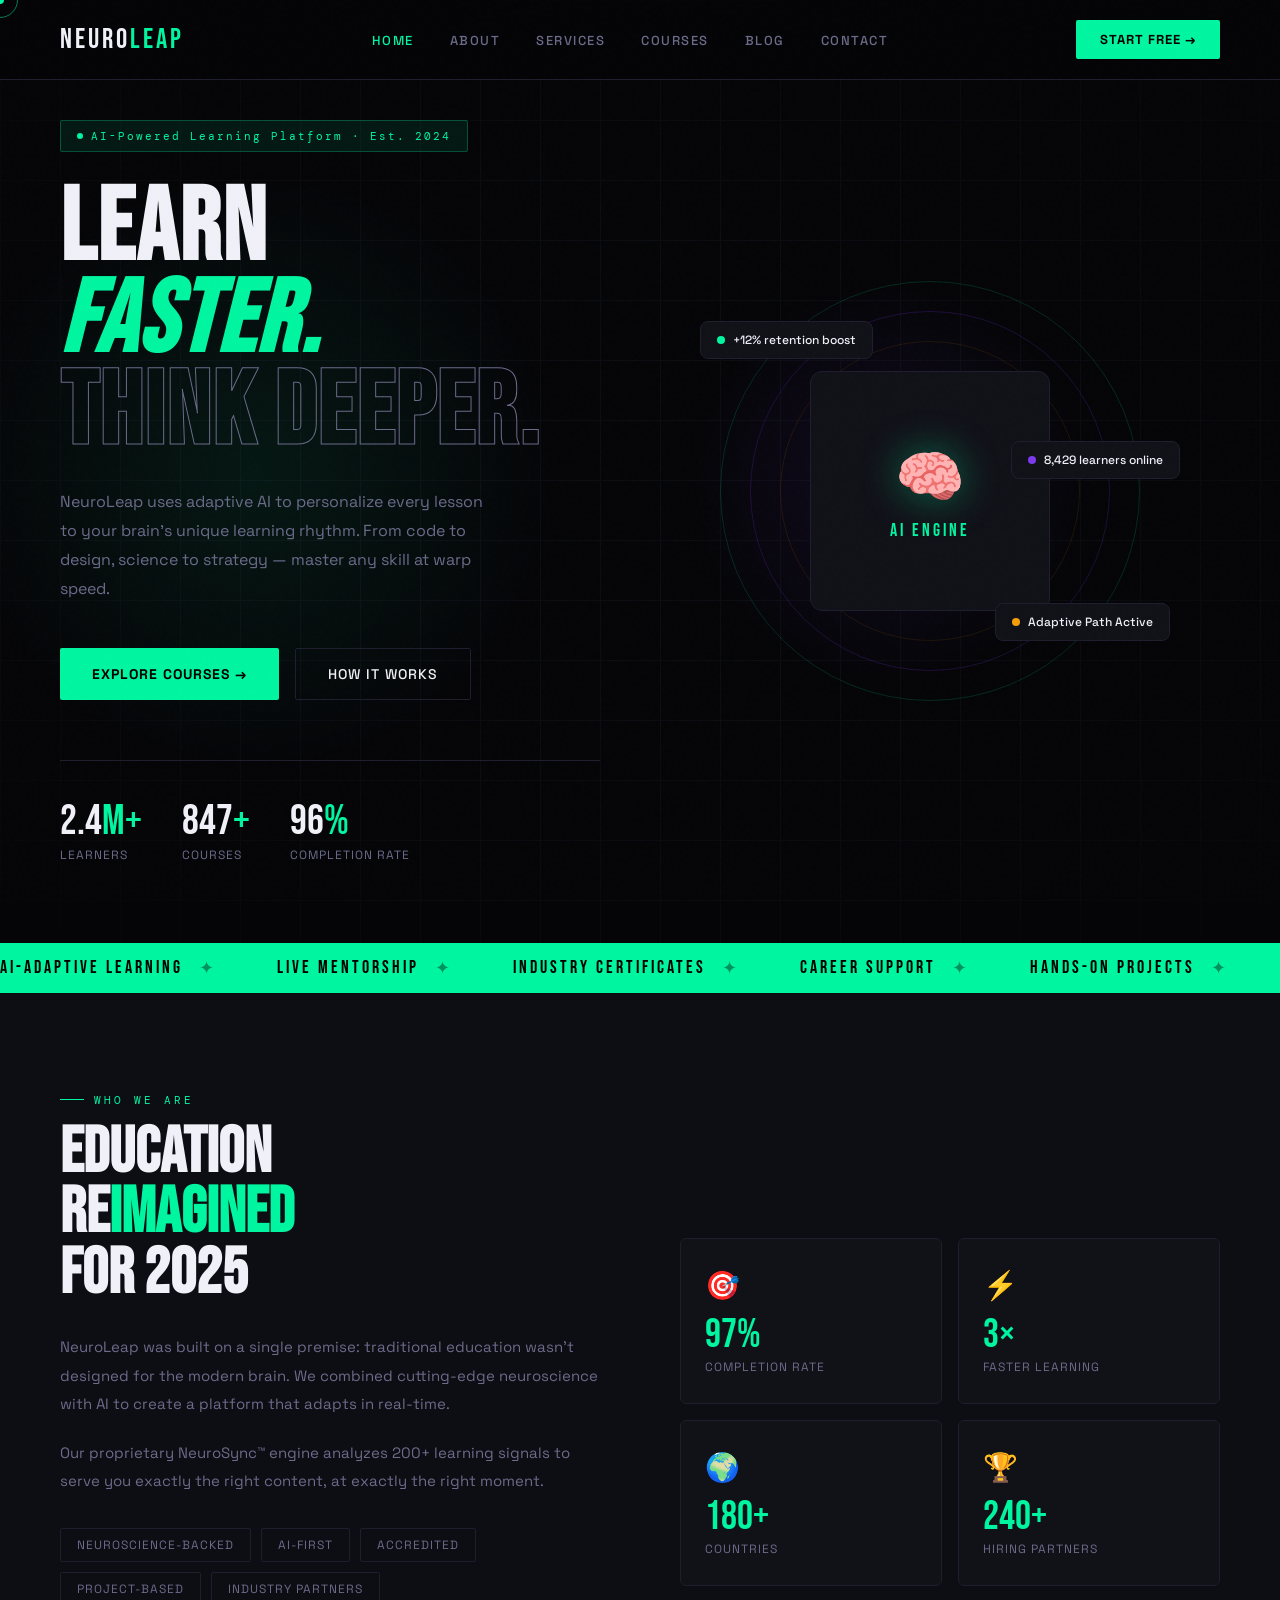
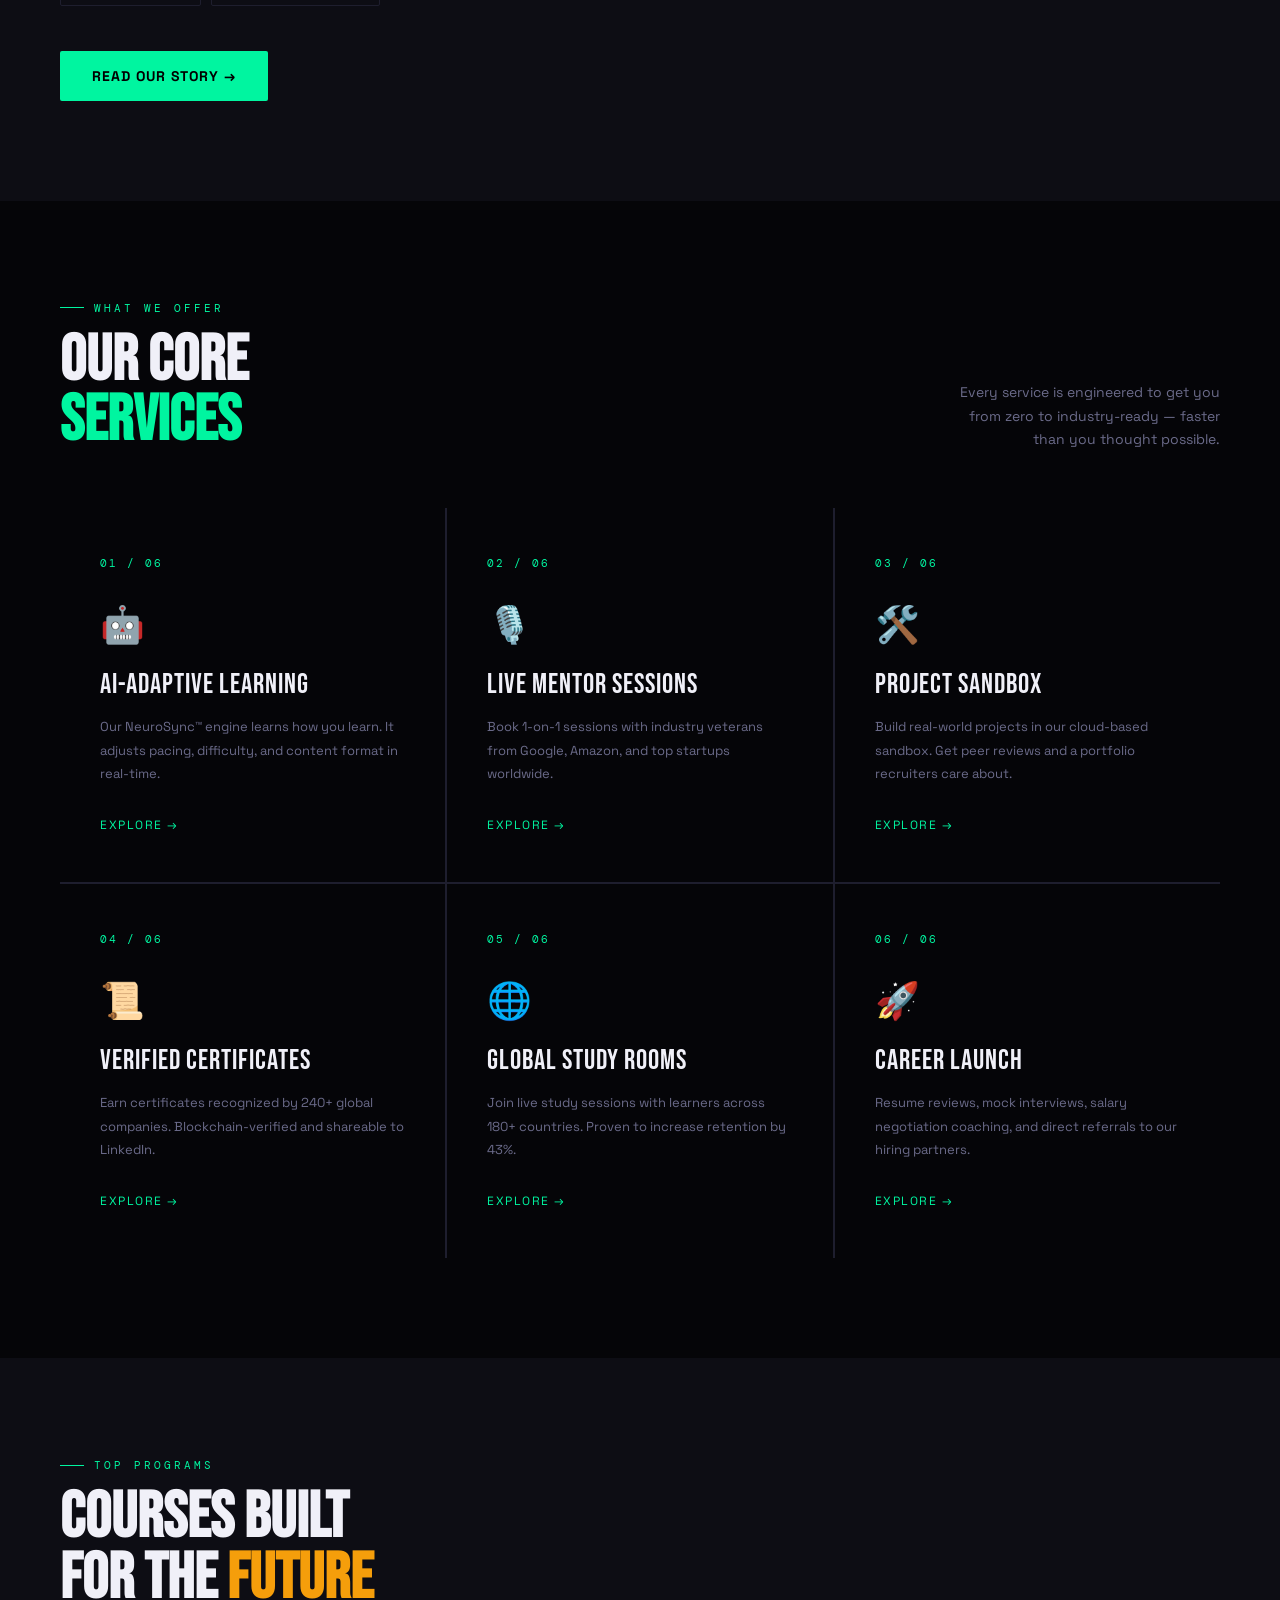
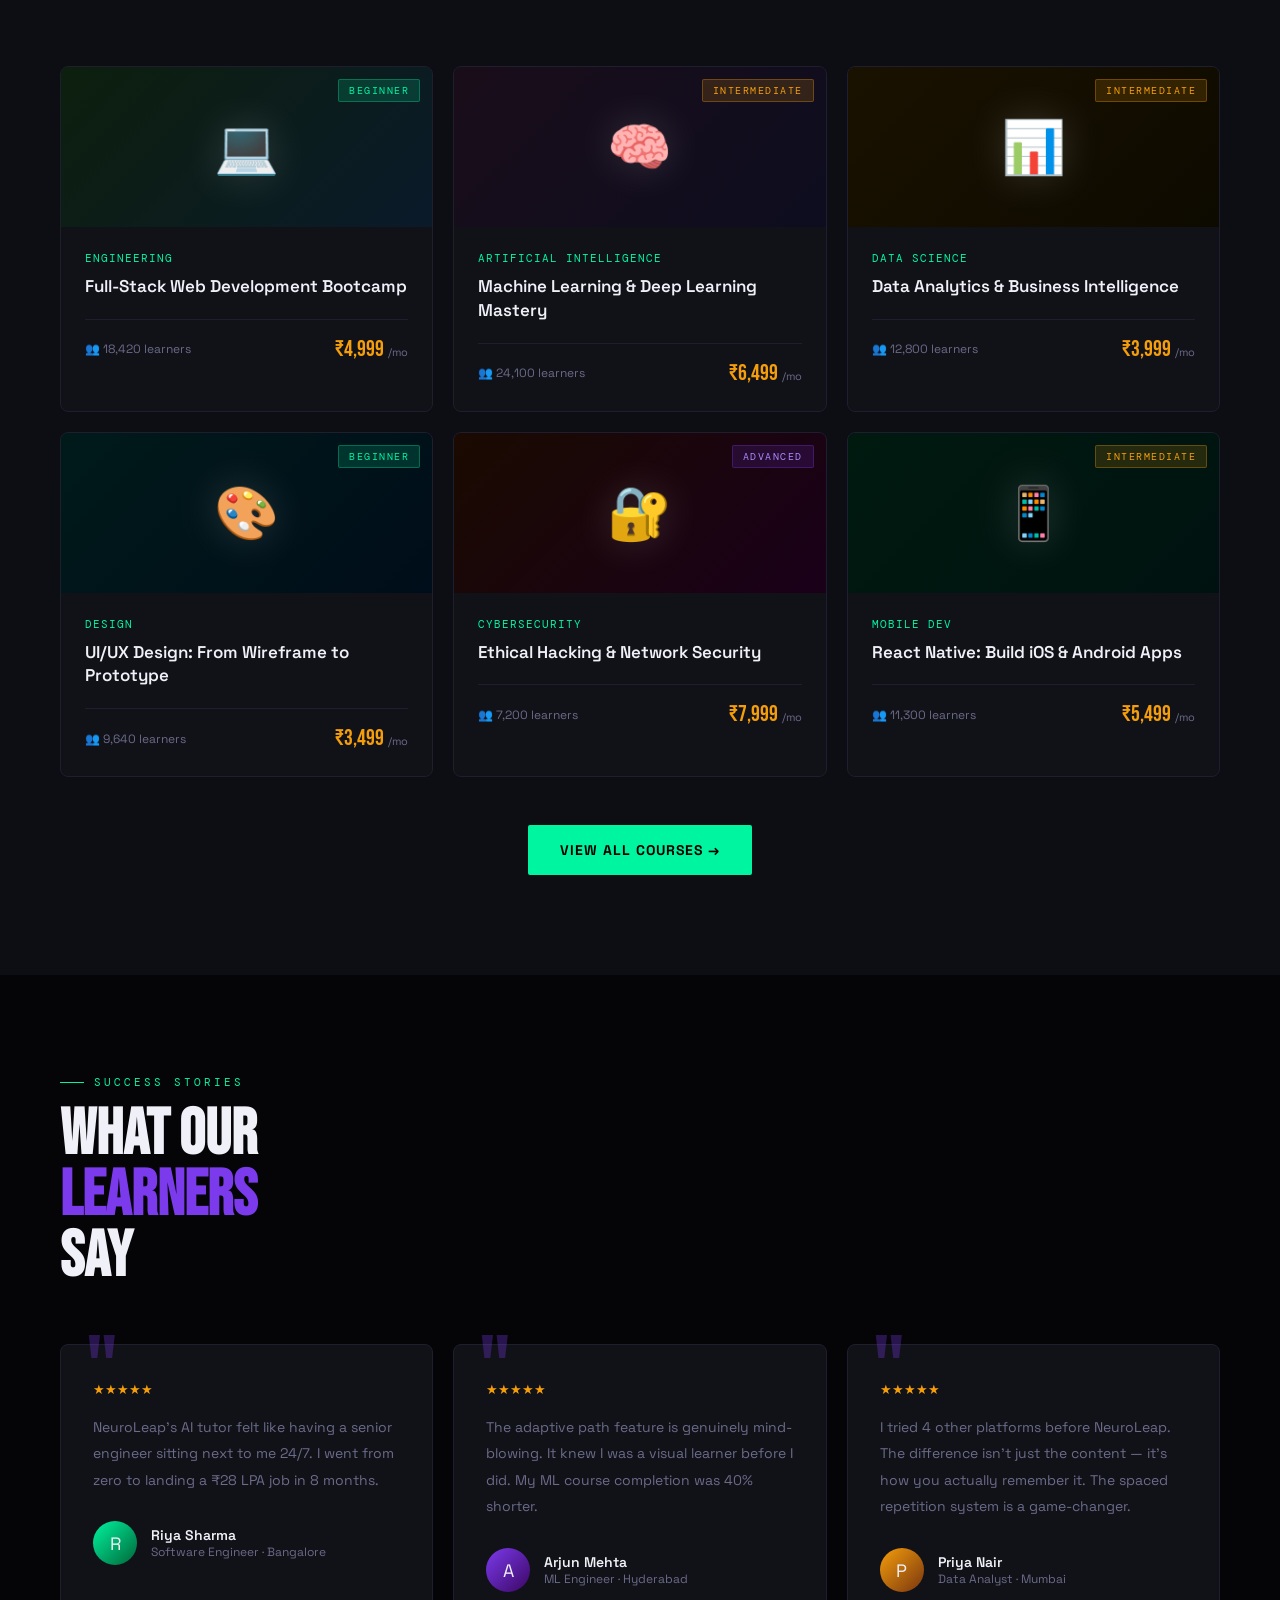
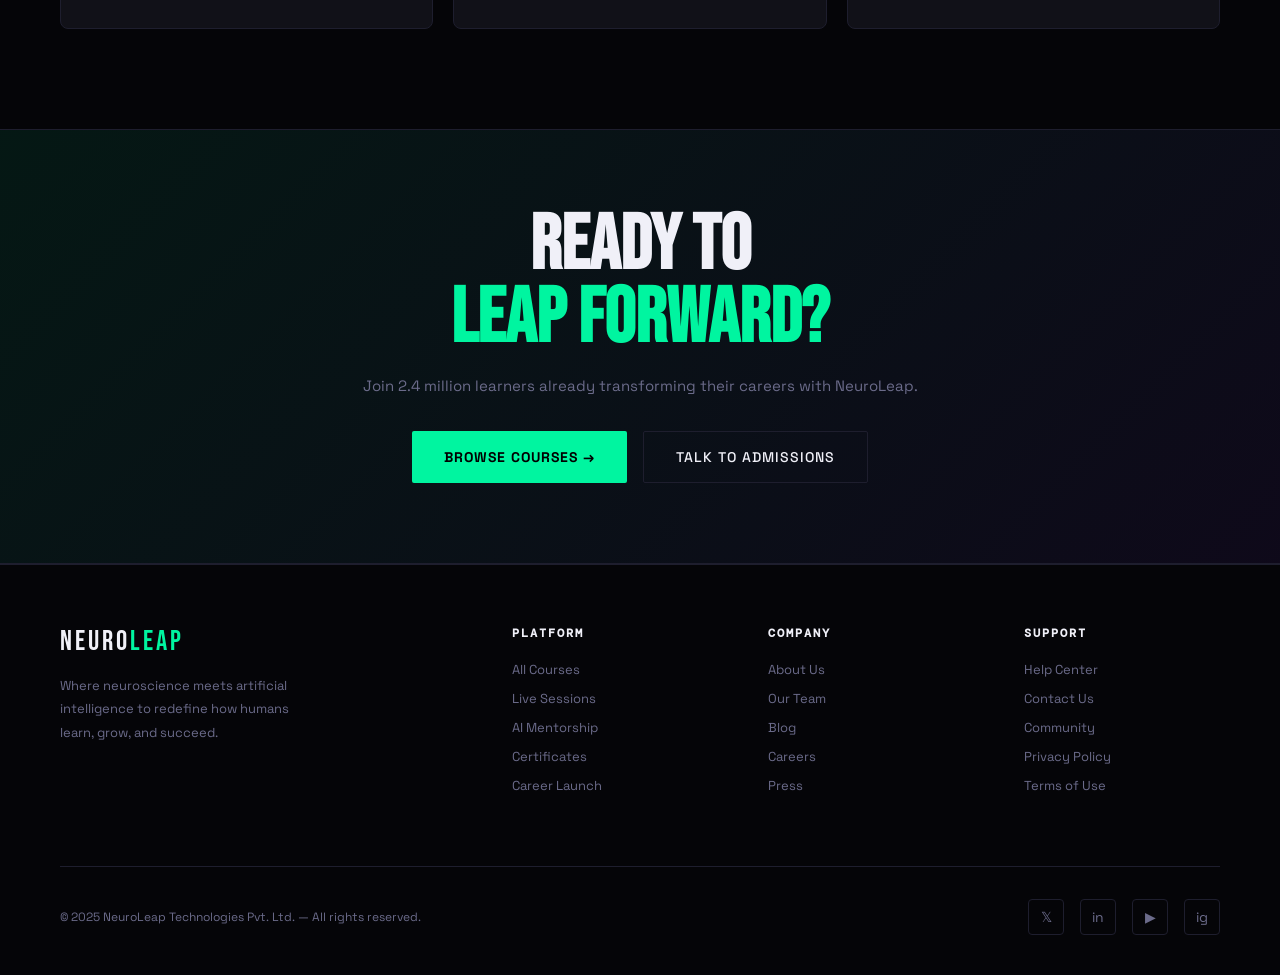
<file: index.html>
<!DOCTYPE html>
<html lang="en">
<head>
<meta charset="UTF-8"><meta name="viewport" content="width=device-width, initial-scale=1.0">
<title>NeuroLeap — Learn Beyond Limits</title>
<link href="https://fonts.googleapis.com/css2?family=Bebas+Neue&family=Space+Grotesk:wght@300;400;500;600;700&family=DM+Mono:wght@400;500&display=swap" rel="stylesheet">
<link rel="stylesheet" href="assets/shared.css">
<style>
#home{min-height:100vh;display:grid;grid-template-columns:1fr 1fr;align-items:center;padding:120px 60px 80px;position:relative;overflow:hidden}
.hero-bg-grid{position:absolute;inset:0;background-image:linear-gradient(var(--border) 1px,transparent 1px),linear-gradient(90deg,var(--border) 1px,transparent 1px);background-size:60px 60px;opacity:.3;mask-image:radial-gradient(ellipse 80% 80% at 50% 50%,black 30%,transparent 100%)}
.hero-glow{position:absolute;width:600px;height:600px;border-radius:50%;background:radial-gradient(circle,rgba(0,245,160,.08) 0%,transparent 70%);top:50%;left:20%;transform:translate(-50%,-50%);animation:pulse 4s ease-in-out infinite alternate}
.hero-glow2{position:absolute;width:400px;height:400px;border-radius:50%;background:radial-gradient(circle,rgba(124,58,237,.1) 0%,transparent 70%);top:30%;right:15%;animation:pulse2 5s ease-in-out infinite alternate}
@keyframes pulse{from{opacity:.5;transform:translate(-50%,-50%) scale(1)}to{opacity:1;transform:translate(-50%,-50%) scale(1.1)}}
@keyframes pulse2{from{opacity:.4;transform:scale(1)}to{opacity:.8;transform:scale(1.15)}}
.hero-left{position:relative;z-index:1;padding-right:40px}
.hero-badge{display:inline-flex;align-items:center;gap:8px;background:rgba(0,245,160,.08);border:1px solid rgba(0,245,160,.25);color:var(--accent);font-family:'DM Mono',monospace;font-size:11px;letter-spacing:2px;padding:8px 16px;border-radius:2px;margin-bottom:32px;animation:fadeUp .8s ease both}
.hero-badge .dot{width:6px;height:6px;background:var(--accent);border-radius:50%;animation:blink 1.2s infinite}
@keyframes blink{0%,100%{opacity:1}50%{opacity:0}}
.hero-title{font-family:'Bebas Neue',sans-serif;font-size:clamp(72px,8vw,120px);line-height:.9;letter-spacing:2px;margin-bottom:28px;animation:fadeUp .8s .1s ease both}
.hero-title .line2{color:var(--accent);display:block}
.hero-title .line3{display:block;-webkit-text-stroke:1px var(--muted);color:transparent}
.hero-desc{font-size:16px;color:var(--muted);line-height:1.8;max-width:440px;margin-bottom:44px;animation:fadeUp .8s .2s ease both}
.hero-actions{display:flex;gap:16px;animation:fadeUp .8s .3s ease both}
.hero-stats{display:flex;gap:40px;margin-top:60px;padding-top:40px;border-top:1px solid var(--border);animation:fadeUp .8s .4s ease both}
.stat-num{font-family:'Bebas Neue',sans-serif;font-size:42px;color:var(--text);line-height:1}
.stat-num span{color:var(--accent)}
.stat-label{font-size:12px;color:var(--muted);letter-spacing:1px;text-transform:uppercase;margin-top:4px}
.hero-right{position:relative;z-index:1;display:flex;align-items:center;justify-content:center}
.hero-visual{width:420px;height:420px;position:relative;animation:fadeUp .8s .2s ease both}
.brain-ring{position:absolute;border-radius:50%;border:1px solid;animation:spin linear infinite}
.ring1{inset:0;border-color:rgba(0,245,160,.15);animation-duration:20s}
.ring2{inset:30px;border-color:rgba(124,58,237,.2);animation-duration:15s;animation-direction:reverse}
.ring3{inset:60px;border-color:rgba(245,158,11,.1);animation-duration:25s}
@keyframes spin{from{transform:rotate(0deg)}to{transform:rotate(360deg)}}
.hero-card-main{position:absolute;inset:90px;background:var(--card);border:1px solid var(--border);border-radius:12px;display:flex;flex-direction:column;align-items:center;justify-content:center;gap:8px;overflow:hidden}
.brain-icon{font-size:56px;filter:drop-shadow(0 0 20px rgba(0,245,160,.4));animation:float 3s ease-in-out infinite}
@keyframes float{0%,100%{transform:translateY(0)}50%{transform:translateY(-8px)}}
.brain-text{font-family:'Bebas Neue',sans-serif;font-size:18px;letter-spacing:3px;color:var(--accent)}
.floating-chip{position:absolute;background:var(--card);border:1px solid var(--border);border-radius:8px;padding:10px 16px;font-size:12px;font-weight:500;white-space:nowrap;display:flex;align-items:center;gap:8px}
.chip1{top:40px;left:-20px;animation:floatChip1 4s ease-in-out infinite}
.chip2{bottom:60px;right:-30px;animation:floatChip2 3.5s ease-in-out infinite}
.chip3{top:160px;right:-40px;animation:floatChip3 4.5s ease-in-out infinite}
.chip-dot{width:8px;height:8px;border-radius:50%}
@keyframes floatChip1{0%,100%{transform:translateY(0)}50%{transform:translateY(-6px)}}
@keyframes floatChip2{0%,100%{transform:translateY(0)}50%{transform:translateY(6px)}}
@keyframes floatChip3{0%,100%{transform:translateY(0)}50%{transform:translateY(-4px)}}
@keyframes fadeUp{from{opacity:0;transform:translateY(24px)}to{opacity:1;transform:translateY(0)}}
.marquee-strip{background:var(--accent);padding:14px 0;overflow:hidden}
.marquee-inner{display:flex;gap:60px;animation:marquee 20s linear infinite;white-space:nowrap}
.marquee-inner span{font-family:'Bebas Neue',sans-serif;font-size:18px;letter-spacing:3px;color:#000;display:flex;align-items:center;gap:16px}
.marquee-inner span::after{content:'✦';color:rgba(0,0,0,.4)}
@keyframes marquee{from{transform:translateX(0)}to{transform:translateX(-50%)}}
/* ABOUT PREVIEW */
.about-preview{background:var(--surface);padding:100px 60px}
.about-grid{display:grid;grid-template-columns:1fr 1fr;gap:80px;align-items:center}
.about-left h2{font-family:'Bebas Neue',sans-serif;font-size:clamp(48px,5vw,72px);line-height:.95;margin-bottom:28px}
.about-left h2 em{color:var(--accent);font-style:normal}
.about-left p{font-size:15px;color:var(--muted);line-height:1.9;margin-bottom:20px}
.about-tags{display:flex;flex-wrap:wrap;gap:10px;margin-top:32px}
.tag{border:1px solid var(--border);color:var(--muted);font-size:12px;letter-spacing:1px;padding:8px 16px;border-radius:2px;text-transform:uppercase;transition:all .2s}
.tag:hover{border-color:var(--accent);color:var(--accent)}
.about-right{display:grid;grid-template-columns:1fr 1fr;gap:16px}
.about-metric{background:var(--card);border:1px solid var(--border);padding:28px 24px;border-radius:6px;transition:all .3s;position:relative;overflow:hidden}
.about-metric::before{content:'';position:absolute;top:0;left:0;right:0;height:2px;background:linear-gradient(90deg,var(--accent),transparent);opacity:0;transition:opacity .3s}
.about-metric:hover::before{opacity:1}
.about-metric:hover{border-color:rgba(0,245,160,.2);transform:translateY(-3px)}
.metric-icon{font-size:28px;margin-bottom:12px}
.metric-val{font-family:'Bebas Neue',sans-serif;font-size:40px;color:var(--accent);line-height:1;margin-bottom:4px}
.metric-desc{font-size:12px;color:var(--muted);text-transform:uppercase;letter-spacing:1px}
/* SERVICES PREVIEW */
.services-preview{background:var(--bg)}
.services-header{display:flex;justify-content:space-between;align-items:flex-end;margin-bottom:56px}
.services-header h2{font-family:'Bebas Neue',sans-serif;font-size:clamp(48px,5vw,72px);line-height:.95;max-width:500px}
.services-header h2 em{color:var(--accent);font-style:normal}
.services-header p{color:var(--muted);font-size:14px;max-width:280px;line-height:1.7;text-align:right}
.services-grid{display:grid;grid-template-columns:repeat(3,1fr);gap:2px;background:var(--border)}
.service-card{background:var(--bg);padding:48px 40px;position:relative;overflow:hidden;transition:all .4s;cursor:pointer;text-decoration:none;display:block;color:var(--text)}
.service-card::after{content:'';position:absolute;bottom:0;left:0;right:0;height:0;background:linear-gradient(0deg,rgba(0,245,160,.05),transparent);transition:height .4s}
.service-card:hover::after{height:100%}
.service-card:hover{background:var(--surface)}
.service-num{font-family:'DM Mono',monospace;font-size:11px;color:var(--accent);letter-spacing:2px;margin-bottom:32px}
.service-icon{font-size:36px;margin-bottom:20px;display:block}
.service-title{font-family:'Bebas Neue',sans-serif;font-size:28px;letter-spacing:1px;margin-bottom:14px;transition:color .2s}
.service-card:hover .service-title{color:var(--accent)}
.service-desc{font-size:13px;color:var(--muted);line-height:1.8;margin-bottom:28px}
.service-link{font-size:12px;color:var(--accent);text-decoration:none;letter-spacing:1.5px;text-transform:uppercase;display:inline-flex;align-items:center;gap:6px;transition:gap .2s}
.service-card:hover .service-link{gap:12px}
/* COURSES PREVIEW */
.courses-preview{background:var(--surface)}
.courses-header{margin-bottom:56px}
.courses-header h2{font-family:'Bebas Neue',sans-serif;font-size:clamp(48px,5vw,72px);line-height:.95}
.courses-header h2 em{color:var(--accent3);font-style:normal}
.courses-grid{display:grid;grid-template-columns:repeat(3,1fr);gap:20px}
.course-card{background:var(--card);border:1px solid var(--border);border-radius:8px;overflow:hidden;transition:all .35s;text-decoration:none;color:var(--text);display:block}
.course-card:hover{transform:translateY(-6px);border-color:rgba(0,245,160,.25);box-shadow:0 20px 60px rgba(0,0,0,.4)}
.course-thumb{height:160px;position:relative;overflow:hidden;display:flex;align-items:center;justify-content:center}
.thumb-1{background:linear-gradient(135deg,#0d1f0d,#0a1a2a)}
.thumb-2{background:linear-gradient(135deg,#1a0d1a,#0d0d1f)}
.thumb-3{background:linear-gradient(135deg,#1a1200,#0d0a00)}
.thumb-4{background:linear-gradient(135deg,#001a1a,#000d1a)}
.thumb-5{background:linear-gradient(135deg,#1a0a00,#1a001a)}
.thumb-6{background:linear-gradient(135deg,#001a10,#001210)}
.thumb-icon{font-size:52px;filter:drop-shadow(0 0 20px rgba(255,255,255,.15))}
.course-level{position:absolute;top:12px;right:12px;font-family:'DM Mono',monospace;font-size:10px;letter-spacing:1.5px;padding:4px 10px;border-radius:2px;text-transform:uppercase}
.level-beginner{background:rgba(0,245,160,.15);color:var(--accent);border:1px solid rgba(0,245,160,.3)}
.level-inter{background:rgba(245,158,11,.15);color:var(--accent3);border:1px solid rgba(245,158,11,.3)}
.level-advanced{background:rgba(124,58,237,.15);color:#a78bfa;border:1px solid rgba(124,58,237,.3)}
.course-body{padding:24px}
.course-tag{font-size:11px;color:var(--accent);letter-spacing:1px;text-transform:uppercase;margin-bottom:10px;font-family:'DM Mono',monospace}
.course-title{font-size:17px;font-weight:600;margin-bottom:10px;line-height:1.4}
.course-meta{display:flex;justify-content:space-between;align-items:center;margin-top:20px;padding-top:16px;border-top:1px solid var(--border)}
.course-students{font-size:12px;color:var(--muted);display:flex;align-items:center;gap:6px}
.course-price{font-family:'Bebas Neue',sans-serif;font-size:22px;color:var(--accent3)}
.course-price span{font-family:'Space Grotesk',sans-serif;font-size:11px;color:var(--muted);font-weight:400}
/* TESTIMONIALS */
.testimonials-header h2{font-family:'Bebas Neue',sans-serif;font-size:clamp(48px,5vw,72px);line-height:.95;margin-bottom:56px}
.testimonials-header h2 em{color:var(--accent2);font-style:normal}
.testimonials-grid{display:grid;grid-template-columns:repeat(3,1fr);gap:20px}
.testimonial-card{background:var(--card);border:1px solid var(--border);padding:36px 32px;border-radius:8px;position:relative;transition:all .3s}
.testimonial-card:hover{border-color:rgba(124,58,237,.3);transform:translateY(-4px)}
.testimonial-card::before{content:'"';position:absolute;top:-20px;left:24px;font-family:'Bebas Neue',sans-serif;font-size:100px;color:var(--accent2);opacity:.3;line-height:1}
.testimonial-text{font-size:14px;color:var(--muted);line-height:1.9;margin-bottom:28px;position:relative}
.testimonial-author{display:flex;align-items:center;gap:14px}
.avatar{width:44px;height:44px;border-radius:50%;display:flex;align-items:center;justify-content:center;font-size:18px;flex-shrink:0}
.av1{background:linear-gradient(135deg,#00f5a0,#006638)}
.av2{background:linear-gradient(135deg,#7c3aed,#3b0764)}
.av3{background:linear-gradient(135deg,#f59e0b,#78350f)}
.author-name{font-size:14px;font-weight:600}
.author-role{font-size:12px;color:var(--muted)}
.stars{color:var(--accent3);font-size:13px;margin-bottom:16px}
/* CTA STRIP */
.cta-strip{background:linear-gradient(135deg,rgba(0,245,160,.08),rgba(124,58,237,.08));border-top:1px solid var(--border);border-bottom:1px solid var(--border);padding:80px 60px;text-align:center}
.cta-strip h2{font-family:'Bebas Neue',sans-serif;font-size:clamp(48px,6vw,80px);line-height:.95;margin-bottom:20px}
.cta-strip h2 em{color:var(--accent);font-style:normal}
.cta-strip p{color:var(--muted);font-size:15px;margin-bottom:36px}
.cta-strip .actions{display:flex;gap:16px;justify-content:center}
@media(max-width:900px){#home{grid-template-columns:1fr}.hero-right{display:none}.about-grid{grid-template-columns:1fr;gap:40px}.services-grid,.courses-grid,.testimonials-grid{grid-template-columns:1fr}.services-header{flex-direction:column;align-items:flex-start;gap:16px}.services-header p{text-align:left}.hero-stats{gap:24px;flex-wrap:wrap}.cta-strip .actions{flex-direction:column;align-items:center}}
</style>
</head>
<body>
<div class="cursor-dot" id="dot"></div>
<div class="cursor-ring" id="ring"></div>
<nav>
  <a href="index.html" class="logo">NEURO<span>LEAP</span></a>
  <ul class="nav-links">
    <li><a href="index.html" class="active">Home</a></li>
    <li><a href="about.html">About</a></li>
    <li><a href="services.html">Services</a></li>
    <li><a href="courses.html">Courses</a></li>
    <li><a href="blog.html">Blog</a></li>
    <li><a href="contact.html">Contact</a></li>
  </ul>
  <a href="contact.html" class="nav-cta">Start Free →</a>
</nav>

<!-- HERO -->
<section id="home">
  <div class="hero-bg-grid"></div>
  <div class="hero-glow"></div>
  <div class="hero-glow2"></div>
  <div class="hero-left">
    <div class="hero-badge"><span class="dot"></span>AI-Powered Learning Platform · Est. 2024</div>
    <h1 class="hero-title">LEARN<em class="line2">FASTER.</em><span class="line3">THINK DEEPER.</span></h1>
    <p class="hero-desc">NeuroLeap uses adaptive AI to personalize every lesson to your brain's unique learning rhythm. From code to design, science to strategy — master any skill at warp speed.</p>
    <div class="hero-actions">
      <a href="courses.html" class="btn-primary">Explore Courses →</a>
      <a href="about.html" class="btn-ghost">How It Works</a>
    </div>
    <div class="hero-stats">
      <div><div class="stat-num" id="s1">0<span>M+</span></div><div class="stat-label">Learners</div></div>
      <div><div class="stat-num" id="s2">0<span>+</span></div><div class="stat-label">Courses</div></div>
      <div><div class="stat-num" id="s3">0<span>%</span></div><div class="stat-label">Completion Rate</div></div>
    </div>
  </div>
  <div class="hero-right">
    <div class="hero-visual">
      <div class="brain-ring ring1"></div><div class="brain-ring ring2"></div><div class="brain-ring ring3"></div>
      <div class="hero-card-main"><div class="brain-icon">🧠</div><div class="brain-text">AI ENGINE</div></div>
      <div class="floating-chip chip1"><span class="chip-dot" style="background:#00f5a0"></span>+12% retention boost</div>
      <div class="floating-chip chip2"><span class="chip-dot" style="background:#f59e0b"></span>Adaptive Path Active</div>
      <div class="floating-chip chip3"><span class="chip-dot" style="background:#7c3aed"></span>8,429 learners online</div>
    </div>
  </div>
</section>

<!-- MARQUEE -->
<div class="marquee-strip">
  <div class="marquee-inner">
    <span>AI-Adaptive Learning</span><span>Live Mentorship</span><span>Industry Certificates</span><span>Career Support</span><span>Hands-On Projects</span><span>Global Community</span><span>24/7 AI Tutor</span>
    <span>AI-Adaptive Learning</span><span>Live Mentorship</span><span>Industry Certificates</span><span>Career Support</span><span>Hands-On Projects</span><span>Global Community</span><span>24/7 AI Tutor</span>
  </div>
</div>

<!-- ABOUT PREVIEW -->
<section class="about-preview">
  <div class="section-label">Who We Are</div>
  <div class="about-grid">
    <div class="about-left reveal">
      <h2>EDUCATION<br>RE<em>IMAGINED</em><br>FOR 2025</h2>
      <p>NeuroLeap was built on a single premise: traditional education wasn't designed for the modern brain. We combined cutting-edge neuroscience with AI to create a platform that adapts in real-time.</p>
      <p>Our proprietary NeuroSync™ engine analyzes 200+ learning signals to serve you exactly the right content, at exactly the right moment.</p>
      <div class="about-tags">
        <span class="tag">Neuroscience-Backed</span><span class="tag">AI-First</span><span class="tag">Accredited</span><span class="tag">Project-Based</span><span class="tag">Industry Partners</span>
      </div>
      <br><a href="about.html" class="btn-primary" style="margin-top:24px;display:inline-flex">Read Our Story →</a>
    </div>
    <div class="about-right reveal">
      <div class="about-metric"><div class="metric-icon">🎯</div><div class="metric-val">97%</div><div class="metric-desc">Completion Rate</div></div>
      <div class="about-metric"><div class="metric-icon">⚡</div><div class="metric-val">3×</div><div class="metric-desc">Faster Learning</div></div>
      <div class="about-metric"><div class="metric-icon">🌍</div><div class="metric-val">180+</div><div class="metric-desc">Countries</div></div>
      <div class="about-metric"><div class="metric-icon">🏆</div><div class="metric-val">240+</div><div class="metric-desc">Hiring Partners</div></div>
    </div>
  </div>
</section>

<!-- SERVICES PREVIEW -->
<section class="services-preview">
  <div class="section-label">What We Offer</div>
  <div class="services-header">
    <h2>OUR CORE<br><em>SERVICES</em></h2>
    <p>Every service is engineered to get you from zero to industry-ready — faster than you thought possible.</p>
  </div>
  <div class="services-grid reveal">
    <a href="services.html#adaptive" class="service-card"><div class="service-num">01 / 06</div><span class="service-icon">🤖</span><div class="service-title">AI-Adaptive Learning</div><p class="service-desc">Our NeuroSync™ engine learns how you learn. It adjusts pacing, difficulty, and content format in real-time.</p><span class="service-link">Explore →</span></a>
    <a href="services.html#mentorship" class="service-card"><div class="service-num">02 / 06</div><span class="service-icon">🎙️</span><div class="service-title">Live Mentor Sessions</div><p class="service-desc">Book 1-on-1 sessions with industry veterans from Google, Amazon, and top startups worldwide.</p><span class="service-link">Explore →</span></a>
    <a href="services.html#sandbox" class="service-card"><div class="service-num">03 / 06</div><span class="service-icon">🛠️</span><div class="service-title">Project Sandbox</div><p class="service-desc">Build real-world projects in our cloud-based sandbox. Get peer reviews and a portfolio recruiters care about.</p><span class="service-link">Explore →</span></a>
    <a href="services.html#certificates" class="service-card"><div class="service-num">04 / 06</div><span class="service-icon">📜</span><div class="service-title">Verified Certificates</div><p class="service-desc">Earn certificates recognized by 240+ global companies. Blockchain-verified and shareable to LinkedIn.</p><span class="service-link">Explore →</span></a>
    <a href="services.html#studyrooms" class="service-card"><div class="service-num">05 / 06</div><span class="service-icon">🌐</span><div class="service-title">Global Study Rooms</div><p class="service-desc">Join live study sessions with learners across 180+ countries. Proven to increase retention by 43%.</p><span class="service-link">Explore →</span></a>
    <a href="services.html#career" class="service-card"><div class="service-num">06 / 06</div><span class="service-icon">🚀</span><div class="service-title">Career Launch</div><p class="service-desc">Resume reviews, mock interviews, salary negotiation coaching, and direct referrals to our hiring partners.</p><span class="service-link">Explore →</span></a>
  </div>
</section>

<!-- COURSES PREVIEW -->
<section class="courses-preview">
  <div class="section-label">Top Programs</div>
  <div class="courses-header reveal"><h2>COURSES BUILT<br>FOR THE <em>FUTURE</em></h2></div>
  <div class="courses-grid">
    <a href="courses.html#fullstack" class="course-card reveal"><div class="course-thumb thumb-1"><div class="thumb-icon">💻</div><span class="course-level level-beginner">Beginner</span></div><div class="course-body"><div class="course-tag">Engineering</div><div class="course-title">Full-Stack Web Development Bootcamp</div><div class="course-meta"><span class="course-students">👥 18,420 learners</span><span class="course-price">₹4,999 <span>/mo</span></span></div></div></a>
    <a href="courses.html#ml" class="course-card reveal"><div class="course-thumb thumb-2"><div class="thumb-icon">🧠</div><span class="course-level level-inter">Intermediate</span></div><div class="course-body"><div class="course-tag">Artificial Intelligence</div><div class="course-title">Machine Learning & Deep Learning Mastery</div><div class="course-meta"><span class="course-students">👥 24,100 learners</span><span class="course-price">₹6,499 <span>/mo</span></span></div></div></a>
    <a href="courses.html#data" class="course-card reveal"><div class="course-thumb thumb-3"><div class="thumb-icon">📊</div><span class="course-level level-inter">Intermediate</span></div><div class="course-body"><div class="course-tag">Data Science</div><div class="course-title">Data Analytics & Business Intelligence</div><div class="course-meta"><span class="course-students">👥 12,800 learners</span><span class="course-price">₹3,999 <span>/mo</span></span></div></div></a>
    <a href="courses.html#design" class="course-card reveal"><div class="course-thumb thumb-4"><div class="thumb-icon">🎨</div><span class="course-level level-beginner">Beginner</span></div><div class="course-body"><div class="course-tag">Design</div><div class="course-title">UI/UX Design: From Wireframe to Prototype</div><div class="course-meta"><span class="course-students">👥 9,640 learners</span><span class="course-price">₹3,499 <span>/mo</span></span></div></div></a>
    <a href="courses.html#cyber" class="course-card reveal"><div class="course-thumb thumb-5"><div class="thumb-icon">🔐</div><span class="course-level level-advanced">Advanced</span></div><div class="course-body"><div class="course-tag">Cybersecurity</div><div class="course-title">Ethical Hacking & Network Security</div><div class="course-meta"><span class="course-students">👥 7,200 learners</span><span class="course-price">₹7,999 <span>/mo</span></span></div></div></a>
    <a href="courses.html#mobile" class="course-card reveal"><div class="course-thumb thumb-6"><div class="thumb-icon">📱</div><span class="course-level level-inter">Intermediate</span></div><div class="course-body"><div class="course-tag">Mobile Dev</div><div class="course-title">React Native: Build iOS & Android Apps</div><div class="course-meta"><span class="course-students">👥 11,300 learners</span><span class="course-price">₹5,499 <span>/mo</span></span></div></div></a>
  </div>
  <div style="text-align:center;margin-top:48px"><a href="courses.html" class="btn-primary">View All Courses →</a></div>
</section>

<!-- TESTIMONIALS -->
<section style="background:var(--bg);padding:100px 60px">
  <div class="section-label">Success Stories</div>
  <div class="testimonials-header"><h2>WHAT OUR<br><em>LEARNERS</em><br>SAY</h2></div>
  <div class="testimonials-grid">
    <div class="testimonial-card reveal"><div class="stars">★★★★★</div><p class="testimonial-text">NeuroLeap's AI tutor felt like having a senior engineer sitting next to me 24/7. I went from zero to landing a ₹28 LPA job in 8 months.</p><div class="testimonial-author"><div class="avatar av1">R</div><div><div class="author-name">Riya Sharma</div><div class="author-role">Software Engineer · Bangalore</div></div></div></div>
    <div class="testimonial-card reveal"><div class="stars">★★★★★</div><p class="testimonial-text">The adaptive path feature is genuinely mind-blowing. It knew I was a visual learner before I did. My ML course completion was 40% shorter.</p><div class="testimonial-author"><div class="avatar av2">A</div><div><div class="author-name">Arjun Mehta</div><div class="author-role">ML Engineer · Hyderabad</div></div></div></div>
    <div class="testimonial-card reveal"><div class="stars">★★★★★</div><p class="testimonial-text">I tried 4 other platforms before NeuroLeap. The difference isn't just the content — it's how you actually remember it. The spaced repetition system is a game-changer.</p><div class="testimonial-author"><div class="avatar av3">P</div><div><div class="author-name">Priya Nair</div><div class="author-role">Data Analyst · Mumbai</div></div></div></div>
  </div>
</section>

<!-- CTA -->
<div class="cta-strip reveal">
  <h2>READY TO<br><em>LEAP FORWARD?</em></h2>
  <p>Join 2.4 million learners already transforming their careers with NeuroLeap.</p>
  <div class="actions">
    <a href="courses.html" class="btn-primary">Browse Courses →</a>
    <a href="contact.html" class="btn-ghost">Talk to Admissions</a>
  </div>
</div>

<!-- FOOTER -->
<footer>
  <div class="footer-top">
    <div class="footer-brand"><a href="index.html" class="logo">NEURO<span>LEAP</span></a><p>Where neuroscience meets artificial intelligence to redefine how humans learn, grow, and succeed.</p></div>
    <div class="footer-col"><h4>Platform</h4><a href="courses.html">All Courses</a><a href="services.html#mentorship">Live Sessions</a><a href="services.html#adaptive">AI Mentorship</a><a href="services.html#certificates">Certificates</a><a href="services.html#career">Career Launch</a></div>
    <div class="footer-col"><h4>Company</h4><a href="about.html">About Us</a><a href="about.html#team">Our Team</a><a href="blog.html">Blog</a><a href="careers.html">Careers</a><a href="about.html#press">Press</a></div>
    <div class="footer-col"><h4>Support</h4><a href="contact.html">Help Center</a><a href="contact.html">Contact Us</a><a href="about.html#community">Community</a><a href="privacy.html">Privacy Policy</a><a href="terms.html">Terms of Use</a></div>
  </div>
  <div class="footer-bottom">
    <p>© 2025 NeuroLeap Technologies Pvt. Ltd. — All rights reserved.</p>
    <div class="footer-socials">
      <a href="#" class="social-link">𝕏</a><a href="#" class="social-link">in</a><a href="#" class="social-link">▶</a><a href="#" class="social-link">ig</a>
    </div>
  </div>
</footer>
<script src="assets/shared.js"></script>
<script>
// Counter animation
function animCounters() {
  const targets = [{id:'s1',val:2.4,dec:1,suf:'M+'},{id:'s2',val:850,dec:0,suf:'+'},{id:'s3',val:97,dec:0,suf:'%'}];
  targets.forEach(t => {
    const el = document.getElementById(t.id);
    let start = null;
    const step = ts => {
      if (!start) start = ts;
      const p = Math.min((ts-start)/1800,1);
      const e = 1-Math.pow(1-p,3);
      el.innerHTML = (t.dec ? (t.val*e).toFixed(t.dec) : Math.floor(t.val*e)) + `<span>${t.suf}</span>`;
      if (p<1) requestAnimationFrame(step);
    };
    requestAnimationFrame(step);
  });
}
const o = new IntersectionObserver(entries=>{if(entries[0].isIntersecting){animCounters();o.disconnect();}},{threshold:.5});
o.observe(document.querySelector('.hero-stats'));
</script>
</body>
</html>
</file>
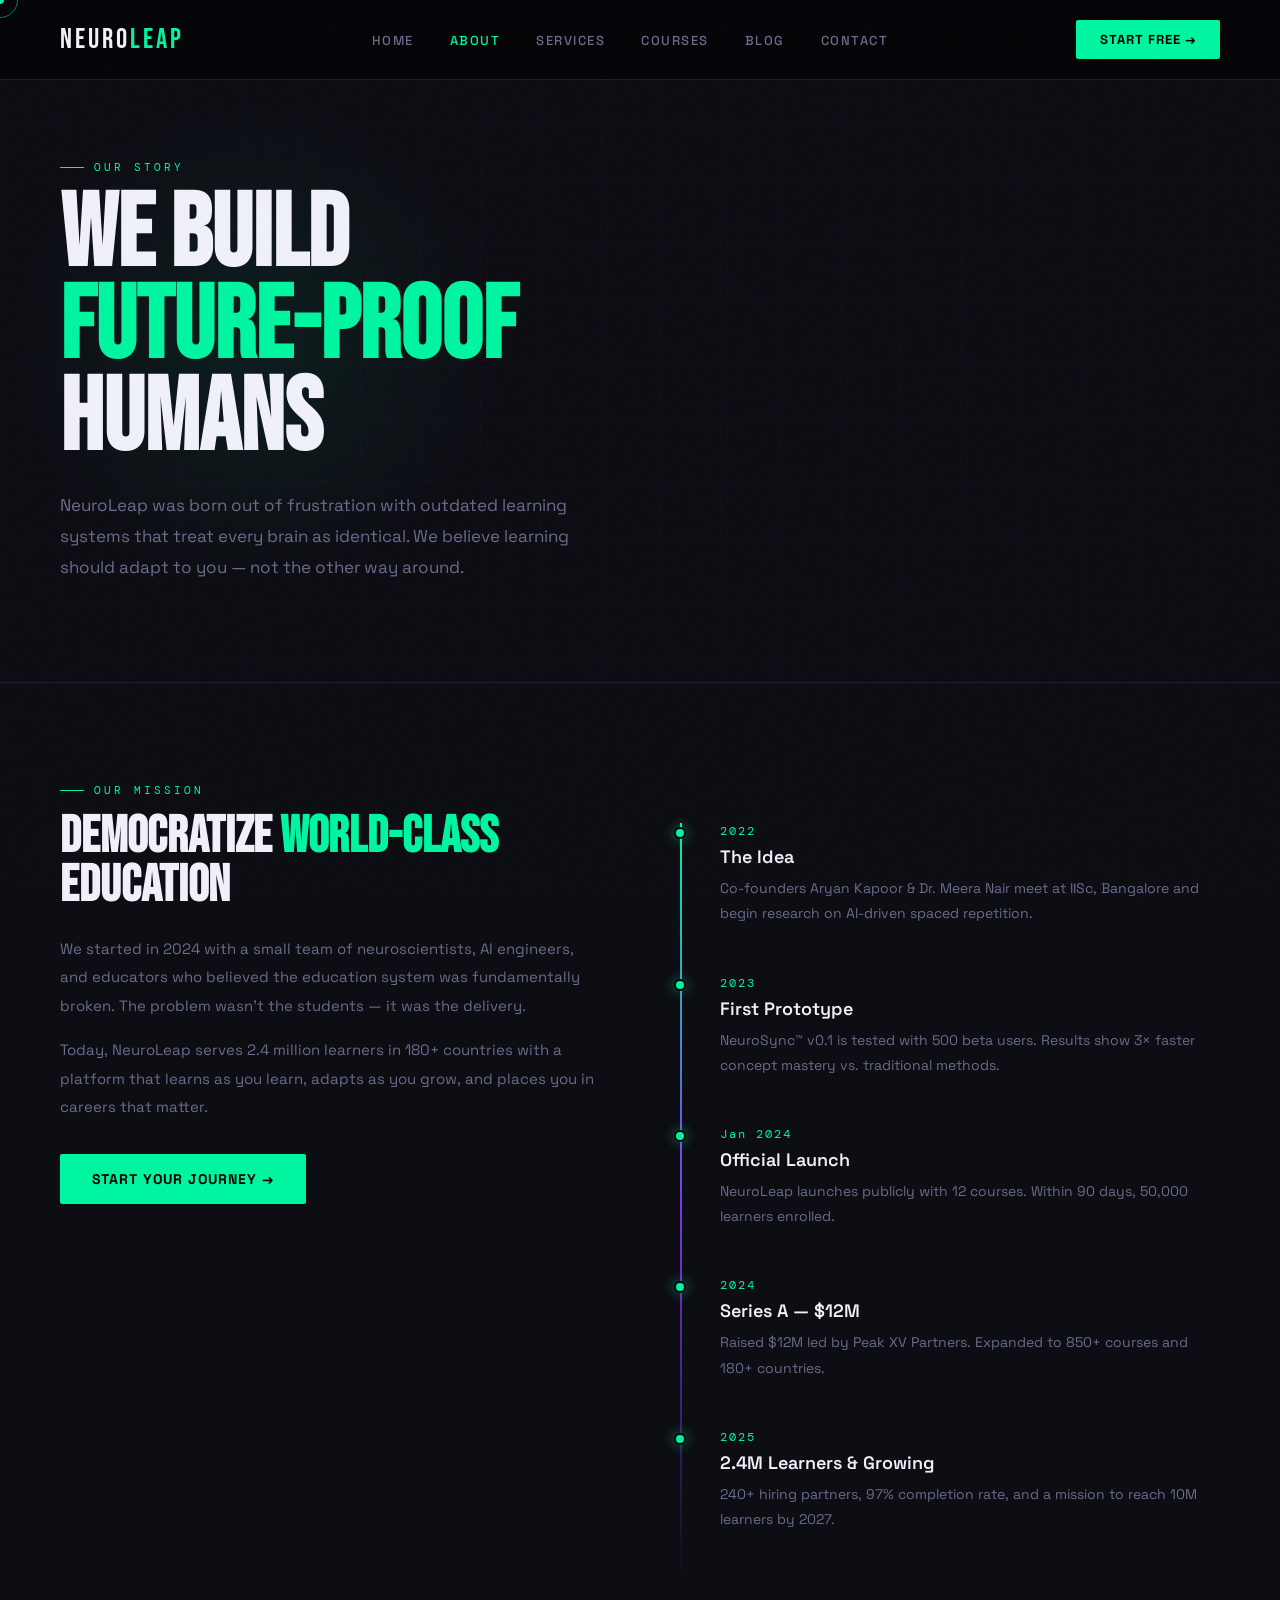
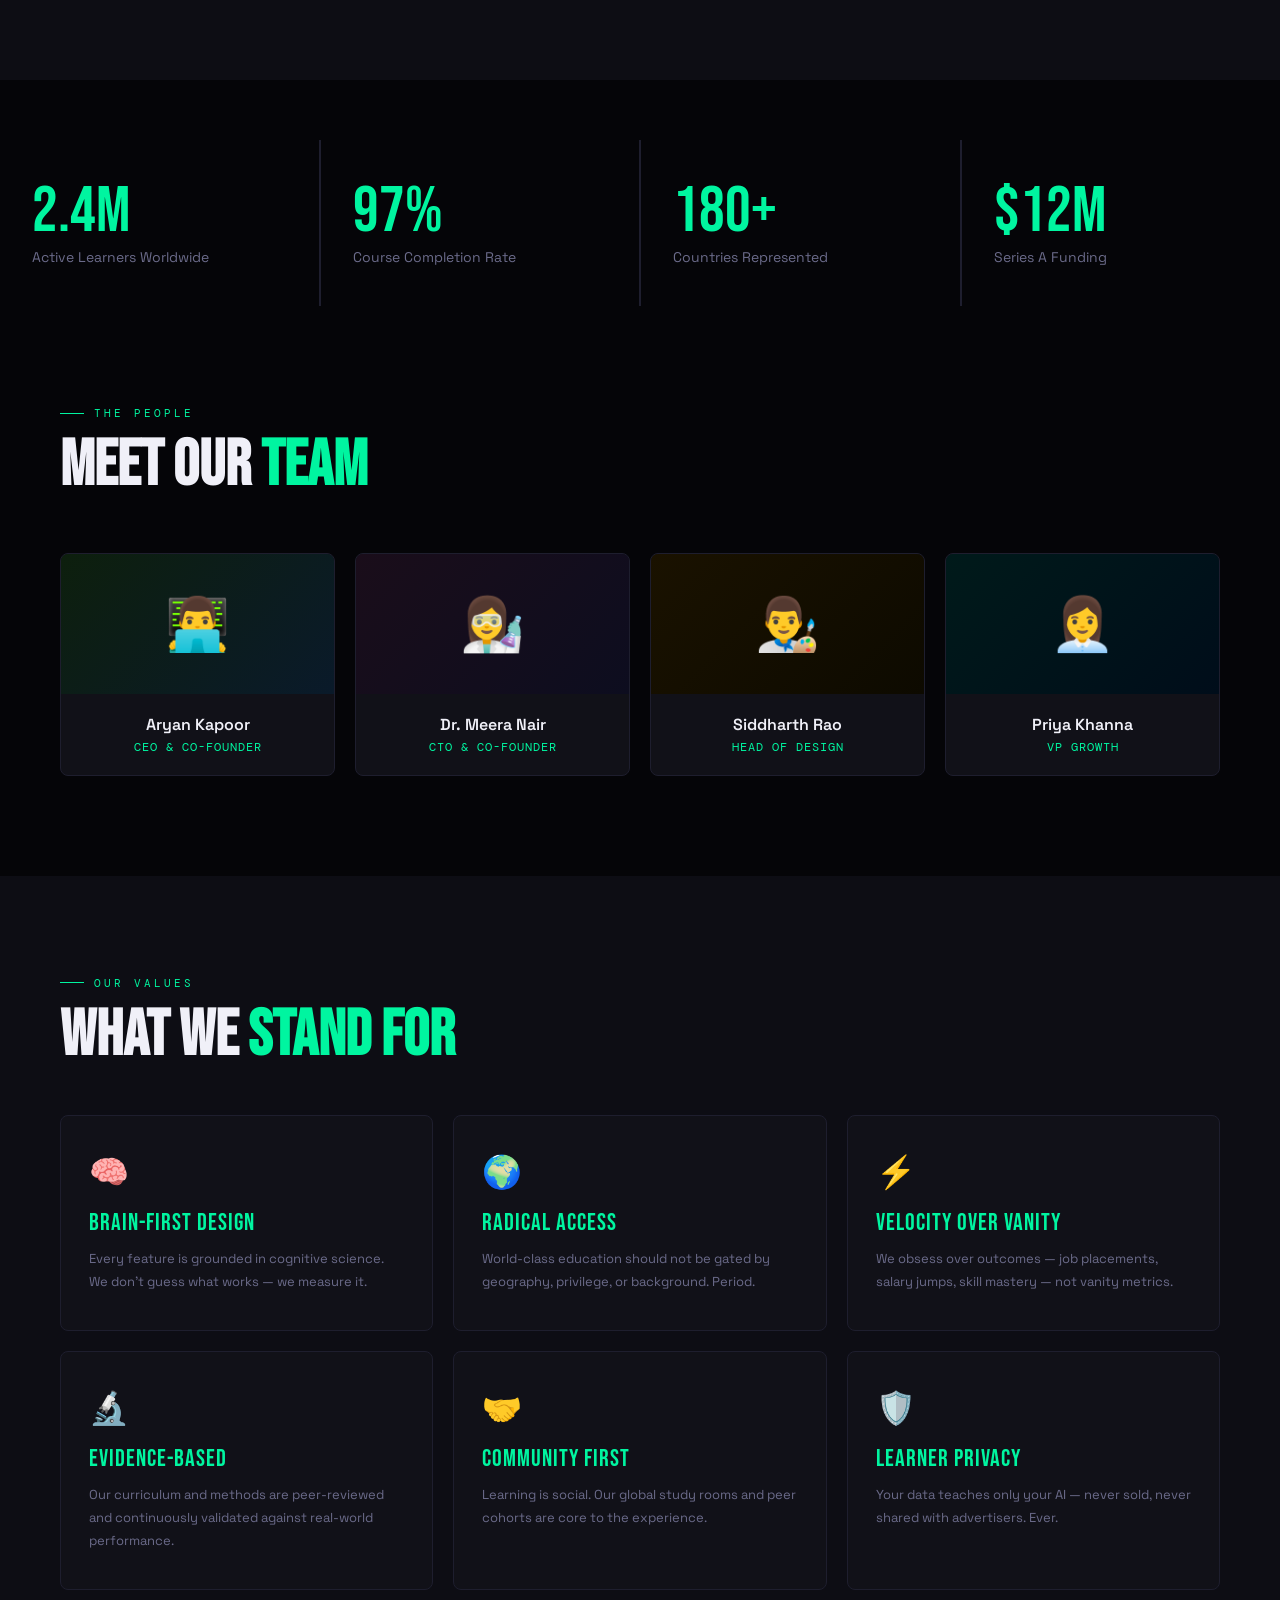
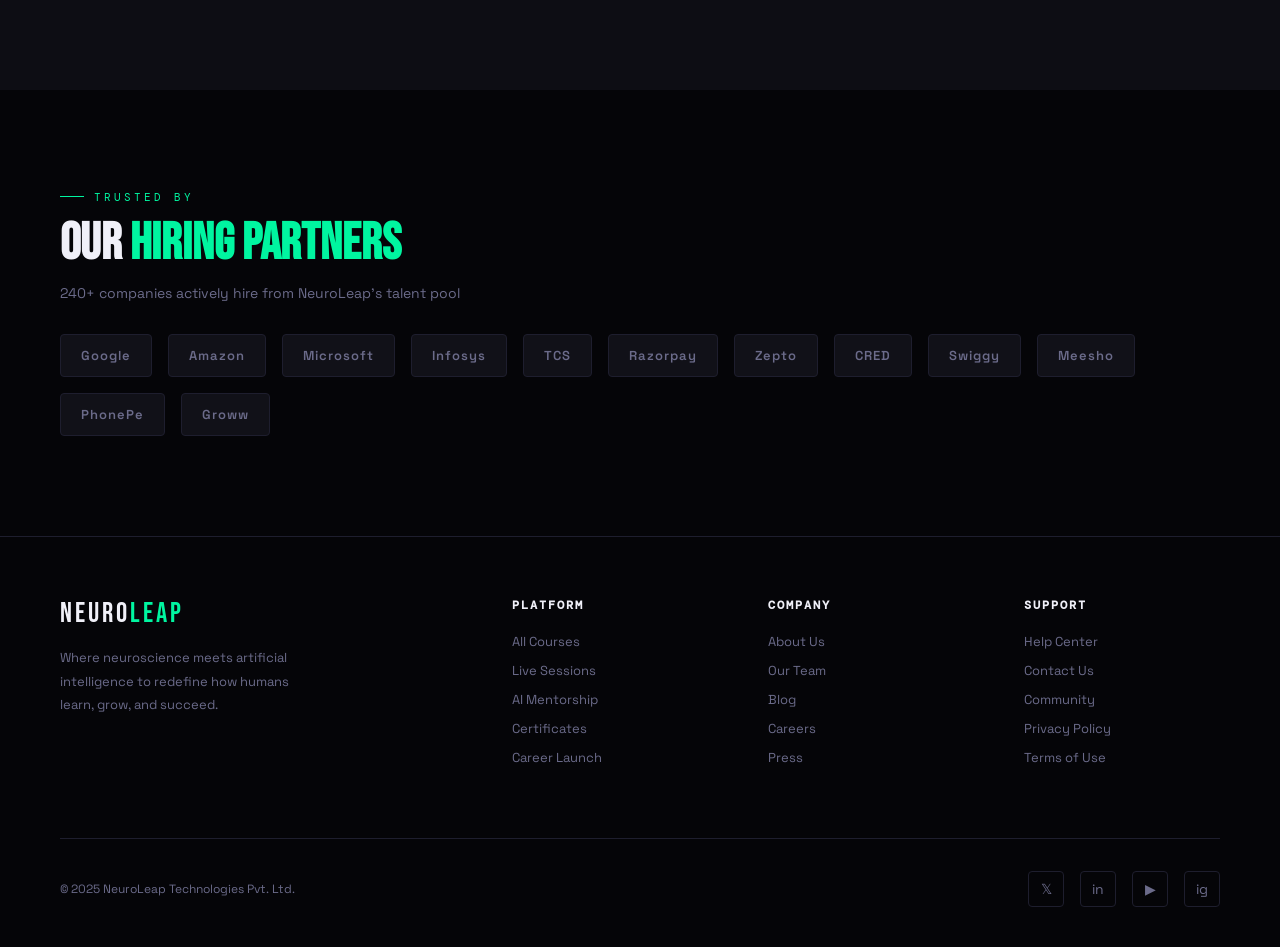
<file: about.html>
<!DOCTYPE html>
<html lang="en">
<head>
<meta charset="UTF-8"><meta name="viewport" content="width=device-width, initial-scale=1.0">
<title>About — NeuroLeap</title>
<link href="https://fonts.googleapis.com/css2?family=Bebas+Neue&family=Space+Grotesk:wght@300;400;500;600;700&family=DM+Mono:wght@400;500&display=swap" rel="stylesheet">
<link rel="stylesheet" href="assets/shared.css">
<style>
.timeline{position:relative;padding-left:40px;margin-top:40px}
.timeline::before{content:'';position:absolute;left:0;top:0;bottom:0;width:2px;background:linear-gradient(180deg,var(--accent),var(--accent2),transparent)}
.t-item{position:relative;margin-bottom:48px}
.t-item::before{content:'';position:absolute;left:-46px;top:4px;width:12px;height:12px;border-radius:50%;background:var(--accent);border:2px solid var(--bg);box-shadow:0 0 12px rgba(0,245,160,.5)}
.t-year{font-family:'DM Mono',monospace;font-size:12px;color:var(--accent);letter-spacing:2px;margin-bottom:6px}
.t-title{font-size:18px;font-weight:600;margin-bottom:8px}
.t-desc{font-size:14px;color:var(--muted);line-height:1.8}
.values-grid{display:grid;grid-template-columns:repeat(3,1fr);gap:20px;margin-top:48px}
.value-card{background:var(--card);border:1px solid var(--border);padding:36px 28px;border-radius:8px;transition:all .3s}
.value-card:hover{border-color:rgba(0,245,160,.25);transform:translateY(-4px)}
.value-icon{font-size:32px;margin-bottom:16px}
.value-title{font-family:'Bebas Neue',sans-serif;font-size:24px;letter-spacing:1px;margin-bottom:10px;color:var(--accent)}
.value-desc{font-size:13px;color:var(--muted);line-height:1.8}
.team-grid{display:grid;grid-template-columns:repeat(4,1fr);gap:20px}
.team-card{background:var(--card);border:1px solid var(--border);border-radius:8px;overflow:hidden;transition:all .3s;text-align:center}
.team-card:hover{border-color:rgba(0,245,160,.2);transform:translateY(-4px)}
.team-avatar{height:140px;display:flex;align-items:center;justify-content:center;font-size:52px}
.ta1{background:linear-gradient(135deg,#0d1f0d,#0a1a2a)}
.ta2{background:linear-gradient(135deg,#1a0d1a,#0d0d1f)}
.ta3{background:linear-gradient(135deg,#1a1200,#0d0a00)}
.ta4{background:linear-gradient(135deg,#001a1a,#000d1a)}
.team-body{padding:20px}
.team-name{font-size:16px;font-weight:600;margin-bottom:4px}
.team-role{font-size:12px;color:var(--accent);letter-spacing:1px;text-transform:uppercase;font-family:'DM Mono',monospace}
.two-col{display:grid;grid-template-columns:1fr 1fr;gap:80px;align-items:start}
.stat-big{font-family:'Bebas Neue',sans-serif;font-size:64px;color:var(--accent);line-height:1}
.stat-big-label{font-size:14px;color:var(--muted);margin-top:4px}
.stats-row{display:grid;grid-template-columns:repeat(4,1fr);gap:2px;background:var(--border);margin-top:60px}
.stats-box{background:var(--bg);padding:40px 32px}
.partner-logos{display:flex;flex-wrap:wrap;gap:16px;margin-top:32px}
.partner-tag{background:var(--card);border:1px solid var(--border);padding:12px 20px;border-radius:4px;font-size:13px;font-weight:600;letter-spacing:1px;color:var(--muted)}
@media(max-width:900px){.values-grid,.team-grid{grid-template-columns:1fr 1fr}.two-col{grid-template-columns:1fr}.stats-row{grid-template-columns:1fr 1fr}}
</style>
</head>
<body>
<div class="cursor-dot" id="dot"></div>
<div class="cursor-ring" id="ring"></div>
<nav>
  <a href="index.html" class="logo">NEURO<span>LEAP</span></a>
  <ul class="nav-links">
    <li><a href="index.html">Home</a></li>
    <li><a href="about.html" class="active">About</a></li>
    <li><a href="services.html">Services</a></li>
    <li><a href="courses.html">Courses</a></li>
    <li><a href="blog.html">Blog</a></li>
    <li><a href="contact.html">Contact</a></li>
  </ul>
  <a href="contact.html" class="nav-cta">Start Free →</a>
</nav>

<div class="page-hero">
  <div class="page-hero-bg"></div>
  <div class="page-hero-glow"></div>
  <div class="section-label">Our Story</div>
  <h1 style="font-family:'Bebas Neue',sans-serif;font-size:clamp(64px,8vw,110px);line-height:.9;position:relative">WE BUILD<br><span style="color:var(--accent)">FUTURE-PROOF</span><br>HUMANS</h1>
  <p style="color:var(--muted);font-size:17px;max-width:560px;line-height:1.8;margin-top:24px;position:relative">NeuroLeap was born out of frustration with outdated learning systems that treat every brain as identical. We believe learning should adapt to you — not the other way around.</p>
</div>

<section style="background:var(--surface)">
  <div class="two-col">
    <div class="reveal">
      <div class="section-label">Our Mission</div>
      <h2 style="font-family:'Bebas Neue',sans-serif;font-size:clamp(40px,4vw,60px);line-height:.95;margin-bottom:24px">DEMOCRATIZE <span style="color:var(--accent)">WORLD-CLASS</span> EDUCATION</h2>
      <p style="color:var(--muted);font-size:15px;line-height:1.9;margin-bottom:16px">We started in 2024 with a small team of neuroscientists, AI engineers, and educators who believed the education system was fundamentally broken. The problem wasn't the students — it was the delivery.</p>
      <p style="color:var(--muted);font-size:15px;line-height:1.9;margin-bottom:32px">Today, NeuroLeap serves 2.4 million learners in 180+ countries with a platform that learns as you learn, adapts as you grow, and places you in careers that matter.</p>
      <a href="courses.html" class="btn-primary">Start Your Journey →</a>
    </div>
    <div class="timeline reveal">
      <div class="t-item"><div class="t-year">2022</div><div class="t-title">The Idea</div><div class="t-desc">Co-founders Aryan Kapoor & Dr. Meera Nair meet at IISc, Bangalore and begin research on AI-driven spaced repetition.</div></div>
      <div class="t-item"><div class="t-year">2023</div><div class="t-title">First Prototype</div><div class="t-desc">NeuroSync™ v0.1 is tested with 500 beta users. Results show 3× faster concept mastery vs. traditional methods.</div></div>
      <div class="t-item"><div class="t-year">Jan 2024</div><div class="t-title">Official Launch</div><div class="t-desc">NeuroLeap launches publicly with 12 courses. Within 90 days, 50,000 learners enrolled.</div></div>
      <div class="t-item"><div class="t-year">2024</div><div class="t-title">Series A — $12M</div><div class="t-desc">Raised $12M led by Peak XV Partners. Expanded to 850+ courses and 180+ countries.</div></div>
      <div class="t-item"><div class="t-year">2025</div><div class="t-title">2.4M Learners & Growing</div><div class="t-desc">240+ hiring partners, 97% completion rate, and a mission to reach 10M learners by 2027.</div></div>
    </div>
  </div>
</section>

<div class="stats-row reveal">
  <div class="stats-box"><div class="stat-big">2.4M</div><div class="stat-big-label">Active Learners Worldwide</div></div>
  <div class="stats-box"><div class="stat-big">97%</div><div class="stat-big-label">Course Completion Rate</div></div>
  <div class="stats-box"><div class="stat-big">180+</div><div class="stat-big-label">Countries Represented</div></div>
  <div class="stats-box"><div class="stat-big">$12M</div><div class="stat-big-label">Series A Funding</div></div>
</div>

<section id="team" style="background:var(--bg)">
  <div class="section-label">The People</div>
  <h2 style="font-family:'Bebas Neue',sans-serif;font-size:clamp(48px,5vw,72px);line-height:.95;margin-bottom:56px">MEET OUR <span style="color:var(--accent)">TEAM</span></h2>
  <div class="team-grid reveal">
    <div class="team-card"><div class="team-avatar ta1">👨‍💻</div><div class="team-body"><div class="team-name">Aryan Kapoor</div><div class="team-role">CEO & Co-Founder</div></div></div>
    <div class="team-card"><div class="team-avatar ta2">👩‍🔬</div><div class="team-body"><div class="team-name">Dr. Meera Nair</div><div class="team-role">CTO & Co-Founder</div></div></div>
    <div class="team-card"><div class="team-avatar ta3">👨‍🎨</div><div class="team-body"><div class="team-name">Siddharth Rao</div><div class="team-role">Head of Design</div></div></div>
    <div class="team-card"><div class="team-avatar ta4">👩‍💼</div><div class="team-body"><div class="team-name">Priya Khanna</div><div class="team-role">VP Growth</div></div></div>
  </div>
</section>

<section style="background:var(--surface)" id="community">
  <div class="section-label">Our Values</div>
  <h2 style="font-family:'Bebas Neue',sans-serif;font-size:clamp(48px,5vw,72px);line-height:.95;margin-bottom:8px">WHAT WE <span style="color:var(--accent)">STAND FOR</span></h2>
  <div class="values-grid reveal">
    <div class="value-card"><div class="value-icon">🧠</div><div class="value-title">Brain-First Design</div><div class="value-desc">Every feature is grounded in cognitive science. We don't guess what works — we measure it.</div></div>
    <div class="value-card"><div class="value-icon">🌍</div><div class="value-title">Radical Access</div><div class="value-desc">World-class education should not be gated by geography, privilege, or background. Period.</div></div>
    <div class="value-card"><div class="value-icon">⚡</div><div class="value-title">Velocity Over Vanity</div><div class="value-desc">We obsess over outcomes — job placements, salary jumps, skill mastery — not vanity metrics.</div></div>
    <div class="value-card"><div class="value-icon">🔬</div><div class="value-title">Evidence-Based</div><div class="value-desc">Our curriculum and methods are peer-reviewed and continuously validated against real-world performance.</div></div>
    <div class="value-card"><div class="value-icon">🤝</div><div class="value-title">Community First</div><div class="value-desc">Learning is social. Our global study rooms and peer cohorts are core to the experience.</div></div>
    <div class="value-card"><div class="value-icon">🛡️</div><div class="value-title">Learner Privacy</div><div class="value-desc">Your data teaches only your AI — never sold, never shared with advertisers. Ever.</div></div>
  </div>
</section>

<section id="press" style="background:var(--bg)">
  <div class="section-label">Trusted By</div>
  <h2 style="font-family:'Bebas Neue',sans-serif;font-size:clamp(40px,4vw,60px);line-height:.95;margin-bottom:16px">OUR <span style="color:var(--accent)">HIRING PARTNERS</span></h2>
  <p style="color:var(--muted);font-size:14px;margin-bottom:32px">240+ companies actively hire from NeuroLeap's talent pool</p>
  <div class="partner-logos reveal">
    <div class="partner-tag">Google</div><div class="partner-tag">Amazon</div><div class="partner-tag">Microsoft</div><div class="partner-tag">Infosys</div><div class="partner-tag">TCS</div><div class="partner-tag">Razorpay</div><div class="partner-tag">Zepto</div><div class="partner-tag">CRED</div><div class="partner-tag">Swiggy</div><div class="partner-tag">Meesho</div><div class="partner-tag">PhonePe</div><div class="partner-tag">Groww</div>
  </div>
</section>

<footer>
  <div class="footer-top">
    <div class="footer-brand"><a href="index.html" class="logo">NEURO<span>LEAP</span></a><p>Where neuroscience meets artificial intelligence to redefine how humans learn, grow, and succeed.</p></div>
    <div class="footer-col"><h4>Platform</h4><a href="courses.html">All Courses</a><a href="services.html#mentorship">Live Sessions</a><a href="services.html#adaptive">AI Mentorship</a><a href="services.html#certificates">Certificates</a><a href="services.html#career">Career Launch</a></div>
    <div class="footer-col"><h4>Company</h4><a href="about.html">About Us</a><a href="about.html#team">Our Team</a><a href="blog.html">Blog</a><a href="careers.html">Careers</a><a href="about.html#press">Press</a></div>
    <div class="footer-col"><h4>Support</h4><a href="contact.html">Help Center</a><a href="contact.html">Contact Us</a><a href="about.html#community">Community</a><a href="privacy.html">Privacy Policy</a><a href="terms.html">Terms of Use</a></div>
  </div>
  <div class="footer-bottom"><p>© 2025 NeuroLeap Technologies Pvt. Ltd.</p><div class="footer-socials"><a href="#" class="social-link">𝕏</a><a href="#" class="social-link">in</a><a href="#" class="social-link">▶</a><a href="#" class="social-link">ig</a></div></div>
</footer>
<script src="assets/shared.js"></script>
</body>
</html>
</file>
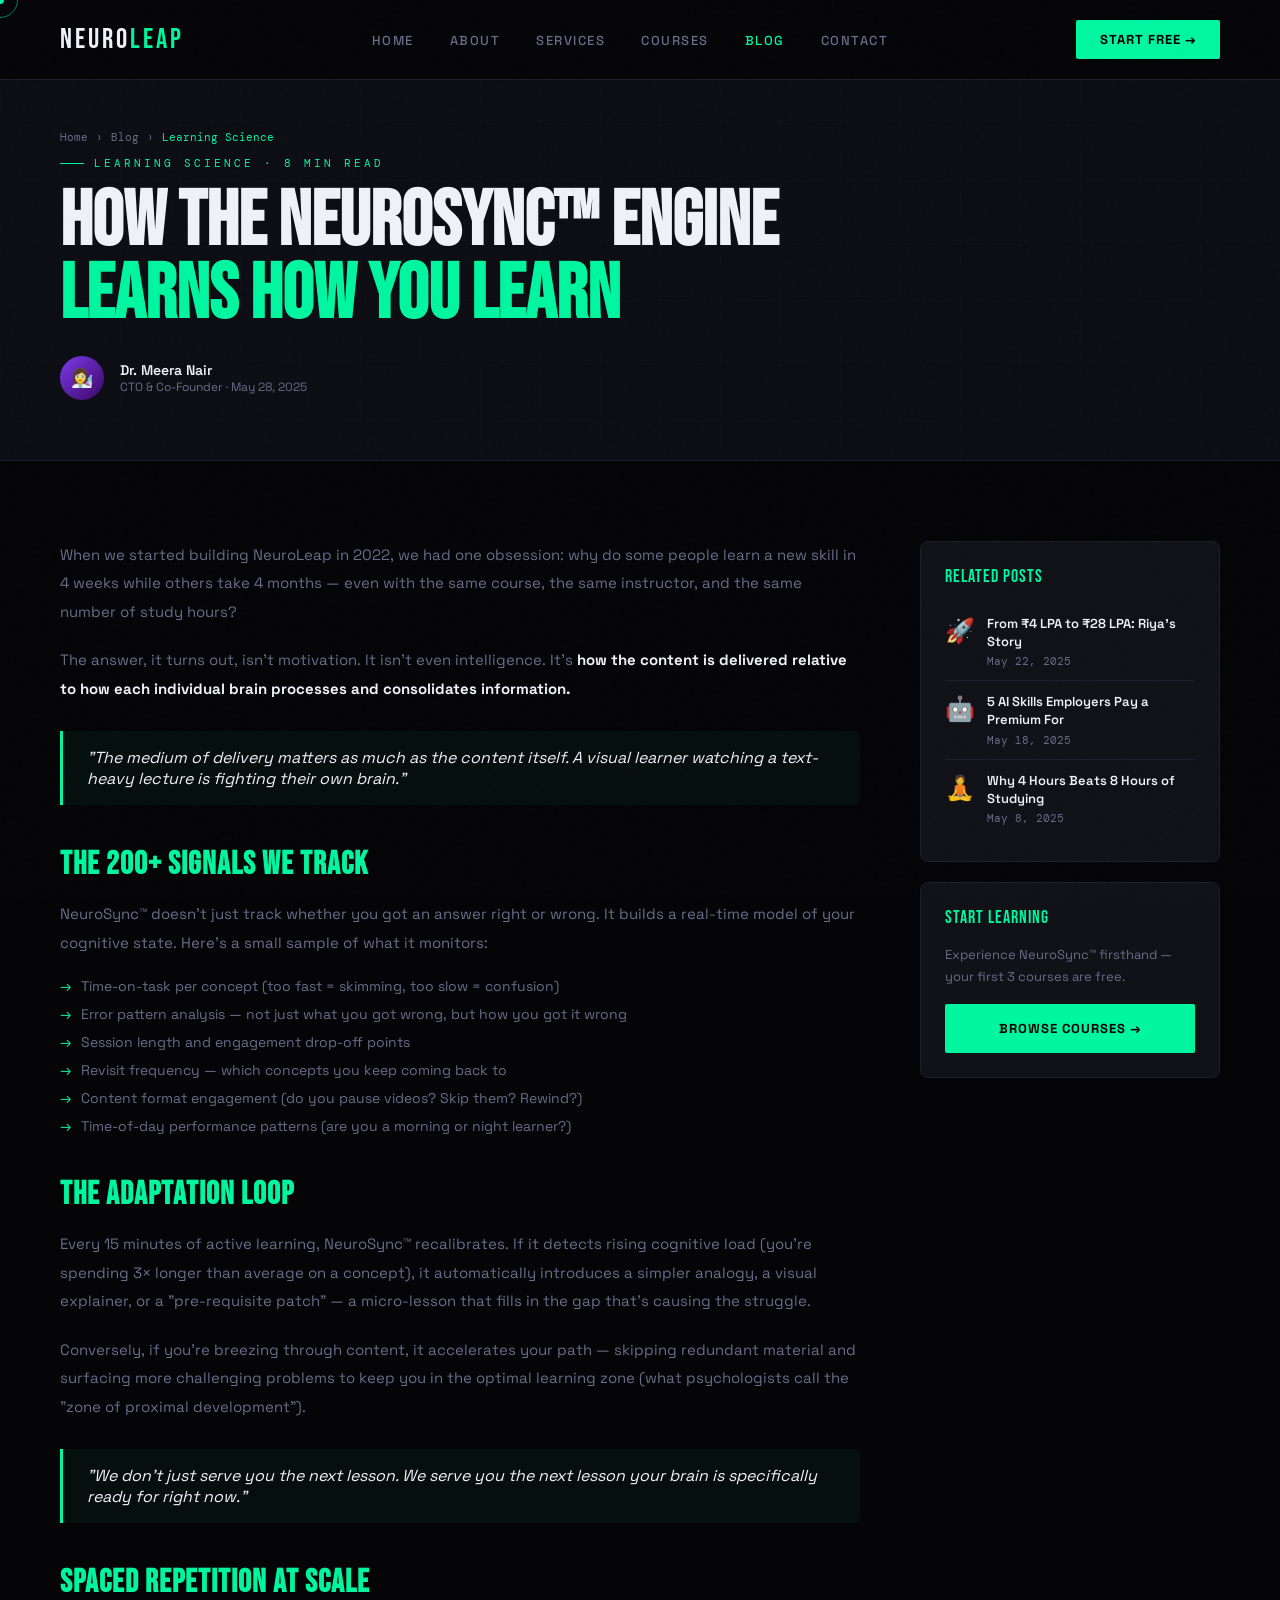
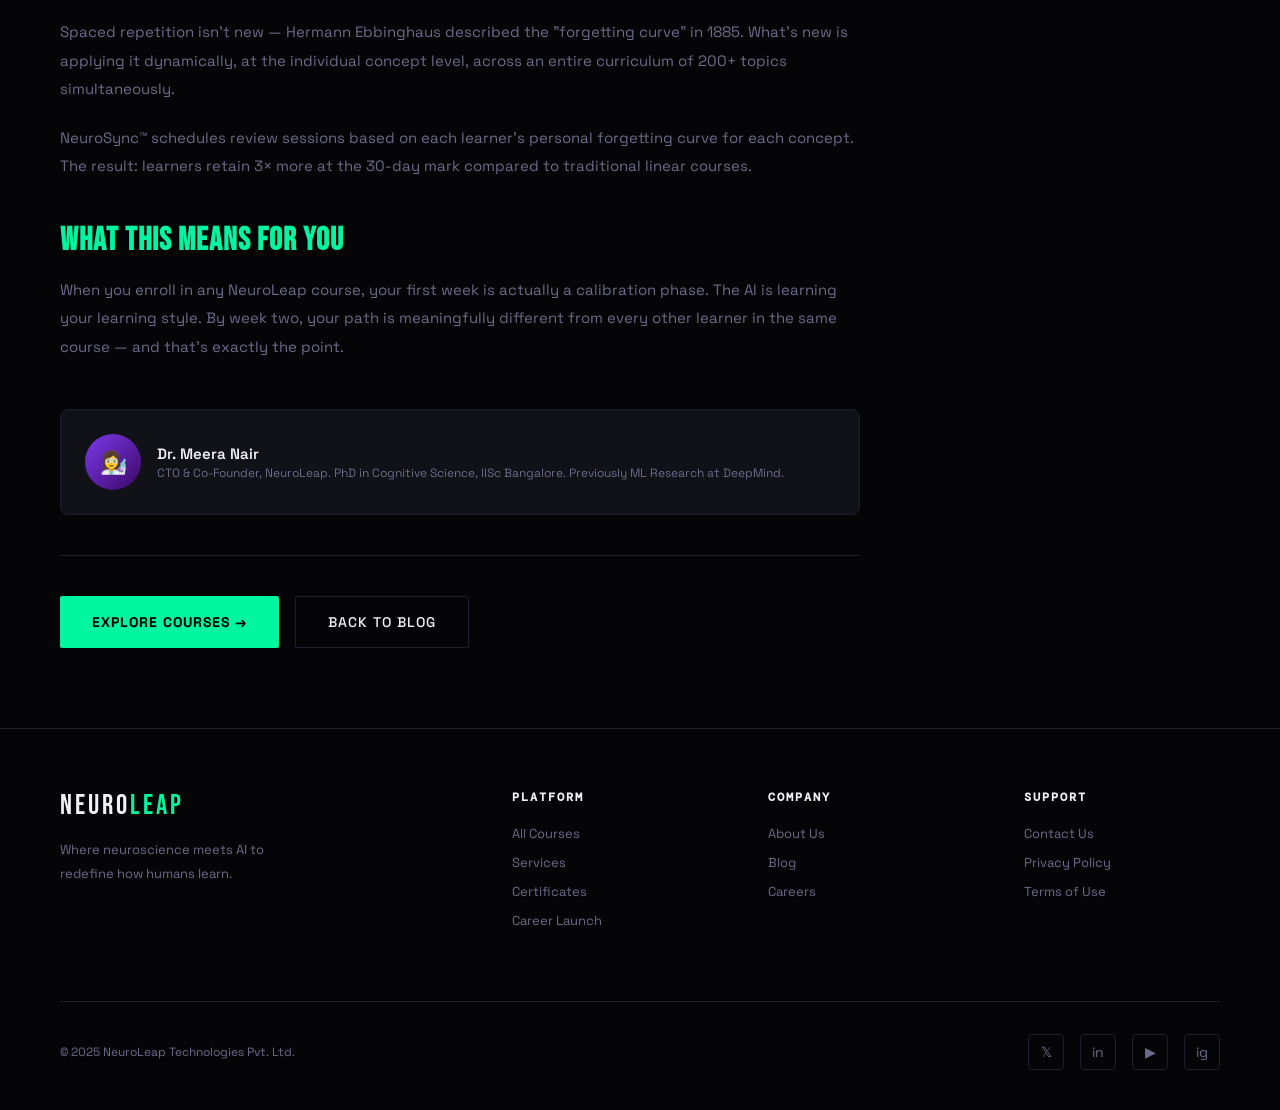
<file: blog-post.html>
<!DOCTYPE html>
<html lang="en">
<head>
<meta charset="UTF-8"><meta name="viewport" content="width=device-width, initial-scale=1.0">
<title>How NeuroSync™ Learns How You Learn — NeuroLeap Blog</title>
<link href="https://fonts.googleapis.com/css2?family=Bebas+Neue&family=Space+Grotesk:wght@300;400;500;600;700&family=DM+Mono:wght@400;500&display=swap" rel="stylesheet">
<link rel="stylesheet" href="assets/shared.css">
<style>
.post-layout{display:grid;grid-template-columns:1fr 300px;gap:60px;padding:80px 60px;max-width:1300px;margin:0 auto}
.post-body h2{font-family:'Bebas Neue',sans-serif;font-size:32px;letter-spacing:1px;margin:40px 0 16px;color:var(--accent)}
.post-body p{font-size:15px;color:var(--muted);line-height:1.9;margin-bottom:20px}
.post-body blockquote{border-left:3px solid var(--accent);padding:16px 24px;background:rgba(0,245,160,.04);border-radius:0 6px 6px 0;margin:28px 0;font-size:16px;font-style:italic;color:var(--text)}
.post-body ul{list-style:none;margin:16px 0 24px;display:flex;flex-direction:column;gap:10px}
.post-body ul li{font-size:14px;color:var(--muted);display:flex;gap:10px}
.post-body ul li::before{content:'→';color:var(--accent);flex-shrink:0}
.post-author{display:flex;align-items:center;gap:16px;padding:24px;background:var(--card);border:1px solid var(--border);border-radius:8px;margin-top:48px}
.author-av{width:56px;height:56px;border-radius:50%;background:linear-gradient(135deg,#7c3aed,#3b0764);display:flex;align-items:center;justify-content:center;font-size:22px;flex-shrink:0}
.sidebar-card{background:var(--card);border:1px solid var(--border);border-radius:8px;padding:24px;margin-bottom:20px}
.sidebar-title{font-family:'Bebas Neue',sans-serif;font-size:18px;letter-spacing:1px;margin-bottom:16px;color:var(--accent)}
.related-post{display:flex;gap:12px;padding:12px 0;border-bottom:1px solid var(--border);text-decoration:none;color:var(--text);transition:all .2s}
.related-post:hover{color:var(--accent)}
.related-post:last-child{border-bottom:none}
.rp-icon{font-size:24px;flex-shrink:0}
.rp-title{font-size:13px;font-weight:600;line-height:1.4}
.rp-date{font-size:11px;color:var(--muted);margin-top:3px;font-family:'DM Mono',monospace}
@media(max-width:900px){.post-layout{grid-template-columns:1fr;padding:40px 24px}}
</style>
</head>
<body>
<div class="cursor-dot" id="dot"></div>
<div class="cursor-ring" id="ring"></div>
<nav>
  <a href="index.html" class="logo">NEURO<span>LEAP</span></a>
  <ul class="nav-links">
    <li><a href="index.html">Home</a></li><li><a href="about.html">About</a></li><li><a href="services.html">Services</a></li><li><a href="courses.html">Courses</a></li>
    <li><a href="blog.html" class="active">Blog</a></li>
    <li><a href="contact.html">Contact</a></li>
  </ul>
  <a href="contact.html" class="nav-cta">Start Free →</a>
</nav>

<div style="background:var(--surface);padding:130px 60px 60px;border-bottom:1px solid var(--border);position:relative;overflow:hidden">
  <div class="page-hero-bg"></div>
  <div style="font-family:'DM Mono',monospace;font-size:11px;color:var(--muted);margin-bottom:12px;display:flex;gap:8px">
    <a href="index.html" style="color:var(--muted);text-decoration:none">Home</a>›
    <a href="blog.html" style="color:var(--muted);text-decoration:none">Blog</a>›
    <span style="color:var(--accent)">Learning Science</span>
  </div>
  <div class="section-label">Learning Science · 8 min read</div>
  <h1 style="font-family:'Bebas Neue',sans-serif;font-size:clamp(48px,6vw,80px);line-height:.95;max-width:900px;margin-bottom:24px;position:relative">HOW THE NEUROSYNC™ ENGINE<br><span style="color:var(--accent)">LEARNS HOW YOU LEARN</span></h1>
  <div style="display:flex;align-items:center;gap:16px;position:relative">
    <div style="width:44px;height:44px;border-radius:50%;background:linear-gradient(135deg,#7c3aed,#3b0764);display:flex;align-items:center;justify-content:center;font-size:18px">👩‍🔬</div>
    <div><div style="font-size:14px;font-weight:600">Dr. Meera Nair</div><div style="font-size:12px;color:var(--muted)">CTO & Co-Founder · May 28, 2025</div></div>
  </div>
</div>

<div class="post-layout">
  <article class="post-body reveal">
    <p>When we started building NeuroLeap in 2022, we had one obsession: why do some people learn a new skill in 4 weeks while others take 4 months — even with the same course, the same instructor, and the same number of study hours?</p>
    <p>The answer, it turns out, isn't motivation. It isn't even intelligence. It's <strong style="color:var(--text)">how the content is delivered relative to how each individual brain processes and consolidates information.</strong></p>
    <blockquote>"The medium of delivery matters as much as the content itself. A visual learner watching a text-heavy lecture is fighting their own brain."</blockquote>
    <h2>THE 200+ SIGNALS WE TRACK</h2>
    <p>NeuroSync™ doesn't just track whether you got an answer right or wrong. It builds a real-time model of your cognitive state. Here's a small sample of what it monitors:</p>
    <ul>
      <li>Time-on-task per concept (too fast = skimming, too slow = confusion)</li>
      <li>Error pattern analysis — not just what you got wrong, but how you got it wrong</li>
      <li>Session length and engagement drop-off points</li>
      <li>Revisit frequency — which concepts you keep coming back to</li>
      <li>Content format engagement (do you pause videos? Skip them? Rewind?)</li>
      <li>Time-of-day performance patterns (are you a morning or night learner?)</li>
    </ul>
    <h2>THE ADAPTATION LOOP</h2>
    <p>Every 15 minutes of active learning, NeuroSync™ recalibrates. If it detects rising cognitive load (you're spending 3× longer than average on a concept), it automatically introduces a simpler analogy, a visual explainer, or a "pre-requisite patch" — a micro-lesson that fills in the gap that's causing the struggle.</p>
    <p>Conversely, if you're breezing through content, it accelerates your path — skipping redundant material and surfacing more challenging problems to keep you in the optimal learning zone (what psychologists call the "zone of proximal development").</p>
    <blockquote>"We don't just serve you the next lesson. We serve you the next lesson your brain is specifically ready for right now."</blockquote>
    <h2>SPACED REPETITION AT SCALE</h2>
    <p>Spaced repetition isn't new — Hermann Ebbinghaus described the "forgetting curve" in 1885. What's new is applying it dynamically, at the individual concept level, across an entire curriculum of 200+ topics simultaneously.</p>
    <p>NeuroSync™ schedules review sessions based on each learner's personal forgetting curve for each concept. The result: learners retain 3× more at the 30-day mark compared to traditional linear courses.</p>
    <h2>WHAT THIS MEANS FOR YOU</h2>
    <p>When you enroll in any NeuroLeap course, your first week is actually a calibration phase. The AI is learning your learning style. By week two, your path is meaningfully different from every other learner in the same course — and that's exactly the point.</p>
    <div class="post-author">
      <div class="author-av">👩‍🔬</div>
      <div>
        <div style="font-size:15px;font-weight:600">Dr. Meera Nair</div>
        <div style="font-size:12px;color:var(--muted);margin-top:2px">CTO & Co-Founder, NeuroLeap. PhD in Cognitive Science, IISc Bangalore. Previously ML Research at DeepMind.</div>
      </div>
    </div>
    <div style="margin-top:40px;padding-top:40px;border-top:1px solid var(--border);display:flex;gap:16px">
      <a href="courses.html" class="btn-primary">Explore Courses →</a>
      <a href="blog.html" class="btn-ghost">Back to Blog</a>
    </div>
  </article>

  <aside>
    <div class="sidebar-card reveal">
      <div class="sidebar-title">RELATED POSTS</div>
      <a href="blog-post.html" class="related-post"><span class="rp-icon">🚀</span><div><div class="rp-title">From ₹4 LPA to ₹28 LPA: Riya's Story</div><div class="rp-date">May 22, 2025</div></div></a>
      <a href="blog-post.html" class="related-post"><span class="rp-icon">🤖</span><div><div class="rp-title">5 AI Skills Employers Pay a Premium For</div><div class="rp-date">May 18, 2025</div></div></a>
      <a href="blog-post.html" class="related-post"><span class="rp-icon">🧘</span><div><div class="rp-title">Why 4 Hours Beats 8 Hours of Studying</div><div class="rp-date">May 8, 2025</div></div></a>
    </div>
    <div class="sidebar-card reveal">
      <div class="sidebar-title">START LEARNING</div>
      <p style="font-size:13px;color:var(--muted);line-height:1.7;margin-bottom:16px">Experience NeuroSync™ firsthand — your first 3 courses are free.</p>
      <a href="courses.html" class="btn-primary" style="display:block;text-align:center;font-size:13px">Browse Courses →</a>
    </div>
  </aside>
</div>

<footer>
  <div class="footer-top">
    <div class="footer-brand"><a href="index.html" class="logo">NEURO<span>LEAP</span></a><p>Where neuroscience meets AI to redefine how humans learn.</p></div>
    <div class="footer-col"><h4>Platform</h4><a href="courses.html">All Courses</a><a href="services.html">Services</a><a href="services.html#certificates">Certificates</a><a href="services.html#career">Career Launch</a></div>
    <div class="footer-col"><h4>Company</h4><a href="about.html">About Us</a><a href="blog.html">Blog</a><a href="careers.html">Careers</a></div>
    <div class="footer-col"><h4>Support</h4><a href="contact.html">Contact Us</a><a href="privacy.html">Privacy Policy</a><a href="terms.html">Terms of Use</a></div>
  </div>
  <div class="footer-bottom"><p>© 2025 NeuroLeap Technologies Pvt. Ltd.</p><div class="footer-socials"><a href="#" class="social-link">𝕏</a><a href="#" class="social-link">in</a><a href="#" class="social-link">▶</a><a href="#" class="social-link">ig</a></div></div>
</footer>
<script src="assets/shared.js"></script>
</body>
</html>
</file>
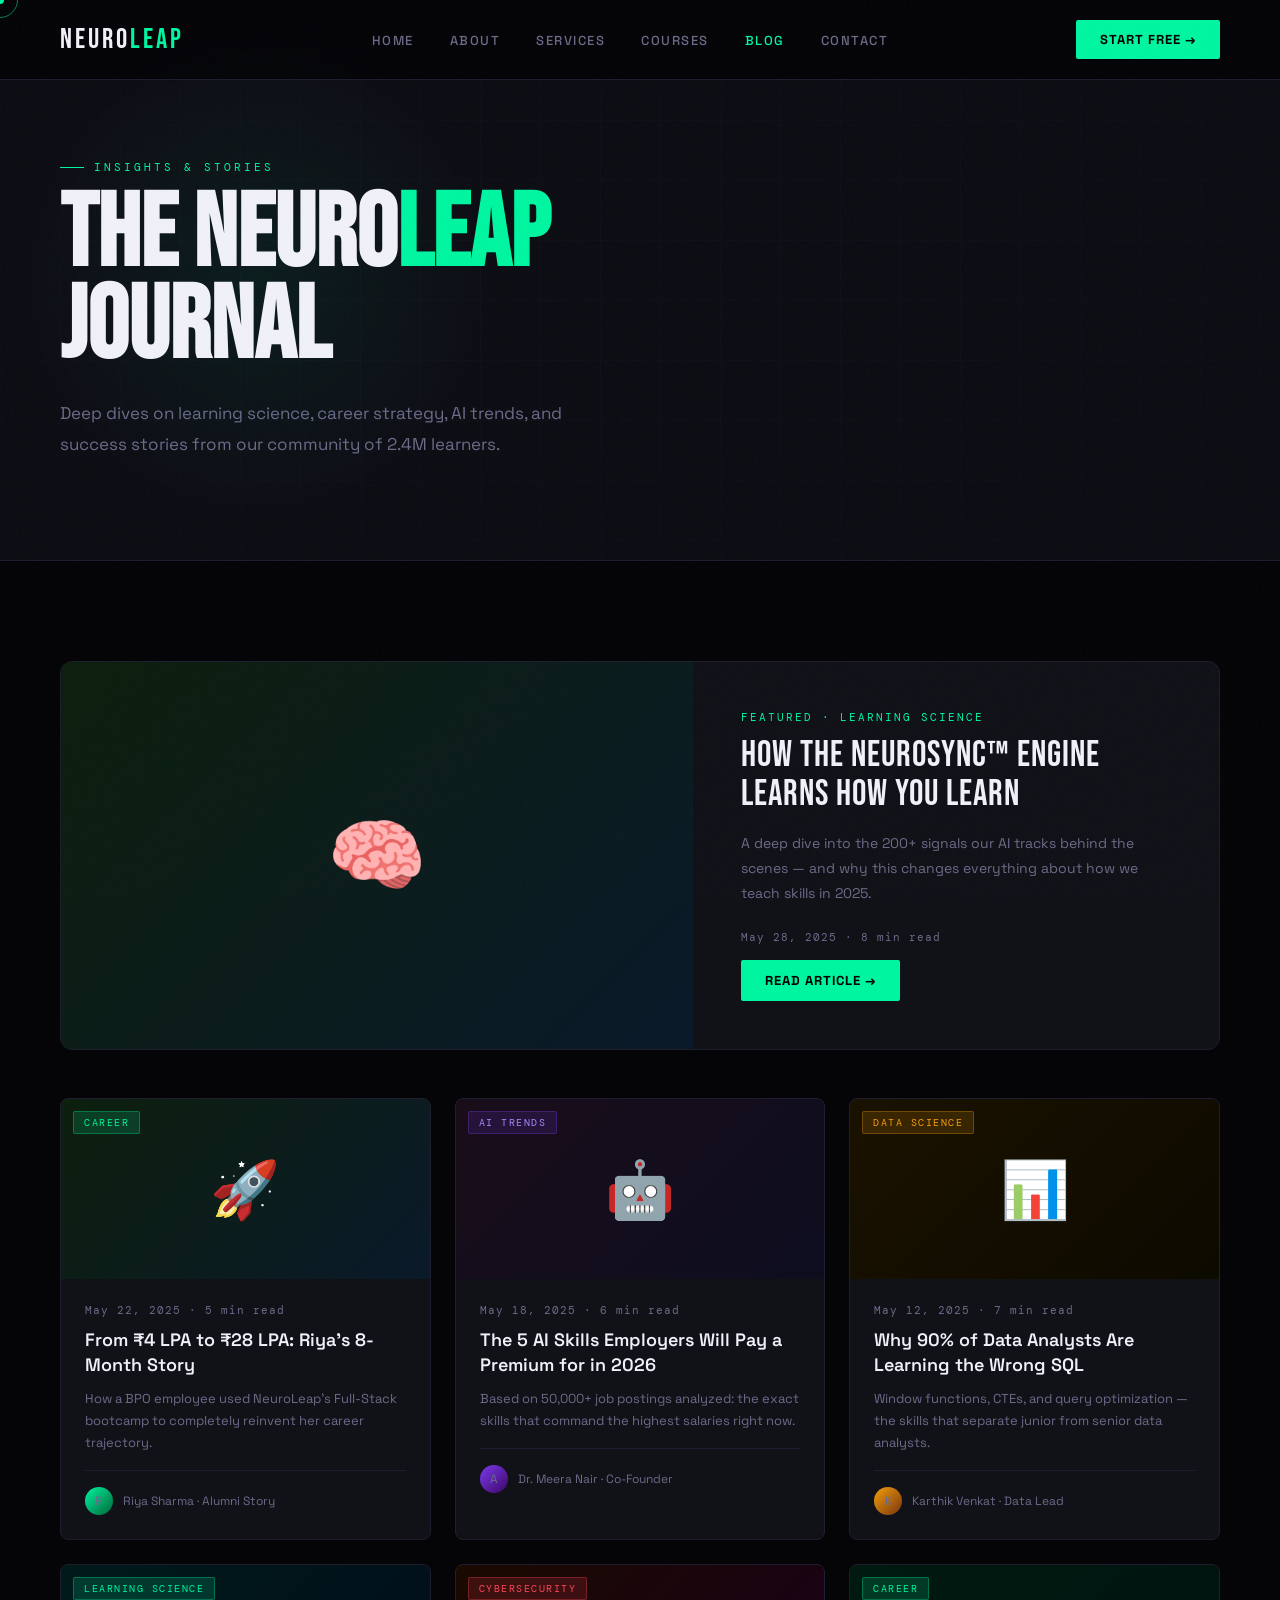
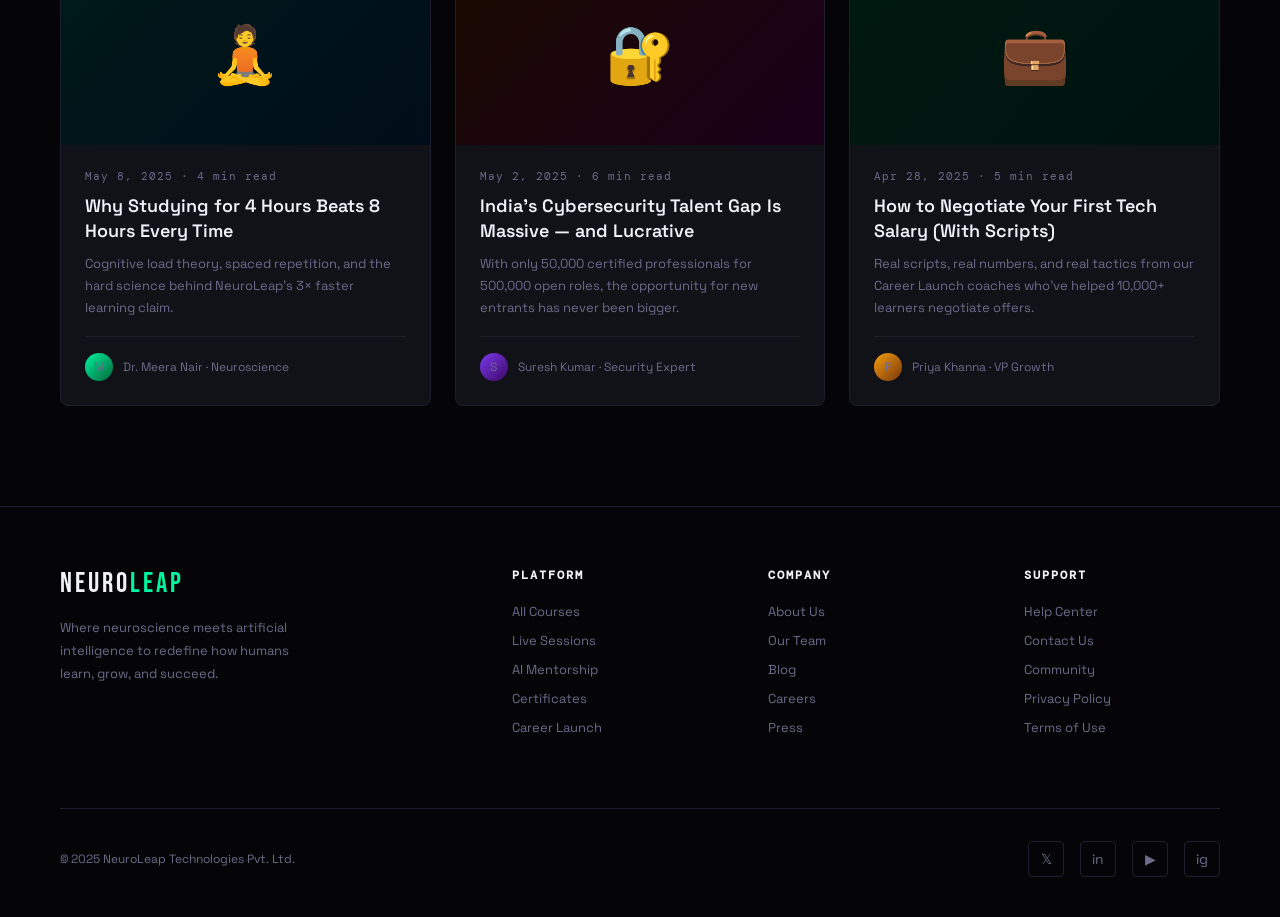
<file: blog.html>
<!DOCTYPE html>
<html lang="en">
<head>
<meta charset="UTF-8"><meta name="viewport" content="width=device-width, initial-scale=1.0">
<title>Blog — NeuroLeap</title>
<link href="https://fonts.googleapis.com/css2?family=Bebas+Neue&family=Space+Grotesk:wght@300;400;500;600;700&family=DM+Mono:wght@400;500&display=swap" rel="stylesheet">
<link rel="stylesheet" href="assets/shared.css">
<style>
.blog-grid{display:grid;grid-template-columns:repeat(3,1fr);gap:24px}
.blog-card{background:var(--card);border:1px solid var(--border);border-radius:8px;overflow:hidden;transition:all .35s;text-decoration:none;color:var(--text);display:block}
.blog-card:hover{transform:translateY(-5px);border-color:rgba(0,245,160,.25);box-shadow:0 20px 60px rgba(0,0,0,.4)}
.blog-thumb{height:180px;display:flex;align-items:center;justify-content:center;font-size:56px;position:relative}
.bt1{background:linear-gradient(135deg,#0d1f0d,#0a1a2a)}
.bt2{background:linear-gradient(135deg,#1a0d1a,#0d0d1f)}
.bt3{background:linear-gradient(135deg,#1a1200,#0d0a00)}
.bt4{background:linear-gradient(135deg,#001a1a,#000d1a)}
.bt5{background:linear-gradient(135deg,#1a0a00,#1a001a)}
.bt6{background:linear-gradient(135deg,#001a10,#001210)}
.blog-cat{position:absolute;top:12px;left:12px;background:rgba(0,245,160,.15);color:var(--accent);border:1px solid rgba(0,245,160,.3);font-family:'DM Mono',monospace;font-size:10px;letter-spacing:1.5px;padding:4px 10px;border-radius:2px;text-transform:uppercase}
.blog-body{padding:24px}
.blog-date{font-family:'DM Mono',monospace;font-size:11px;color:var(--muted);letter-spacing:1px;margin-bottom:10px}
.blog-title{font-size:18px;font-weight:600;line-height:1.4;margin-bottom:10px}
.blog-excerpt{font-size:13px;color:var(--muted);line-height:1.7;margin-bottom:16px}
.blog-author{display:flex;align-items:center;gap:10px;font-size:12px;color:var(--muted);padding-top:16px;border-top:1px solid var(--border)}
.blog-avatar{width:28px;height:28px;border-radius:50%;display:flex;align-items:center;justify-content:center;font-size:12px}
.ba1{background:linear-gradient(135deg,#00f5a0,#006638)}
.ba2{background:linear-gradient(135deg,#7c3aed,#3b0764)}
.ba3{background:linear-gradient(135deg,#f59e0b,#78350f)}
.featured-post{display:grid;grid-template-columns:1.2fr 1fr;gap:0;background:var(--card);border:1px solid var(--border);border-radius:12px;overflow:hidden;margin-bottom:48px;text-decoration:none;color:var(--text);transition:all .3s}
.featured-post:hover{border-color:rgba(0,245,160,.25);box-shadow:0 20px 60px rgba(0,0,0,.4)}
.featured-thumb{background:linear-gradient(135deg,#0d1f0d,#0a1a2a);display:flex;align-items:center;justify-content:center;font-size:80px;min-height:300px}
.featured-body{padding:48px}
.featured-tag{font-family:'DM Mono',monospace;font-size:11px;color:var(--accent);letter-spacing:2px;text-transform:uppercase;margin-bottom:12px}
.featured-title{font-family:'Bebas Neue',sans-serif;font-size:36px;letter-spacing:1px;line-height:1.1;margin-bottom:16px}
.featured-excerpt{color:var(--muted);font-size:14px;line-height:1.8;margin-bottom:24px}
@media(max-width:900px){.blog-grid{grid-template-columns:1fr}.featured-post{grid-template-columns:1fr}}
</style>
</head>
<body>
<div class="cursor-dot" id="dot"></div>
<div class="cursor-ring" id="ring"></div>
<nav>
  <a href="index.html" class="logo">NEURO<span>LEAP</span></a>
  <ul class="nav-links">
    <li><a href="index.html">Home</a></li><li><a href="about.html">About</a></li><li><a href="services.html">Services</a></li><li><a href="courses.html">Courses</a></li>
    <li><a href="blog.html" class="active">Blog</a></li>
    <li><a href="contact.html">Contact</a></li>
  </ul>
  <a href="contact.html" class="nav-cta">Start Free →</a>
</nav>

<div class="page-hero">
  <div class="page-hero-bg"></div><div class="page-hero-glow"></div>
  <div class="section-label">Insights & Stories</div>
  <h1 style="font-family:'Bebas Neue',sans-serif;font-size:clamp(64px,8vw,110px);line-height:.9;position:relative">THE NEURO<span style="color:var(--accent)">LEAP</span><br>JOURNAL</h1>
  <p style="color:var(--muted);font-size:17px;max-width:560px;line-height:1.8;margin-top:24px;position:relative">Deep dives on learning science, career strategy, AI trends, and success stories from our community of 2.4M learners.</p>
</div>

<section style="background:var(--bg)">
  <a href="blog-post.html" class="featured-post reveal">
    <div class="featured-thumb">🧠</div>
    <div class="featured-body">
      <div class="featured-tag">Featured · Learning Science</div>
      <div class="featured-title">HOW THE NEUROSYNC™ ENGINE LEARNS HOW YOU LEARN</div>
      <div class="featured-excerpt">A deep dive into the 200+ signals our AI tracks behind the scenes — and why this changes everything about how we teach skills in 2025.</div>
      <div style="font-family:'DM Mono',monospace;font-size:11px;color:var(--muted);letter-spacing:1px;margin-bottom:16px">May 28, 2025 · 8 min read</div>
      <span class="btn-primary" style="font-size:13px;padding:12px 24px">Read Article →</span>
    </div>
  </a>

  <div class="blog-grid">
    <a href="blog-post.html" class="blog-card reveal"><div class="blog-thumb bt1"><span>🚀</span><span class="blog-cat">Career</span></div><div class="blog-body"><div class="blog-date">May 22, 2025 · 5 min read</div><div class="blog-title">From ₹4 LPA to ₹28 LPA: Riya's 8-Month Story</div><div class="blog-excerpt">How a BPO employee used NeuroLeap's Full-Stack bootcamp to completely reinvent her career trajectory.</div><div class="blog-author"><div class="blog-avatar ba1">R</div>Riya Sharma · Alumni Story</div></div></a>
    <a href="blog-post.html" class="blog-card reveal"><div class="blog-thumb bt2"><span>🤖</span><span class="blog-cat" style="background:rgba(124,58,237,.15);color:#a78bfa;border-color:rgba(124,58,237,.3)">AI Trends</span></div><div class="blog-body"><div class="blog-date">May 18, 2025 · 6 min read</div><div class="blog-title">The 5 AI Skills Employers Will Pay a Premium for in 2026</div><div class="blog-excerpt">Based on 50,000+ job postings analyzed: the exact skills that command the highest salaries right now.</div><div class="blog-author"><div class="blog-avatar ba2">A</div>Dr. Meera Nair · Co-Founder</div></div></a>
    <a href="blog-post.html" class="blog-card reveal"><div class="blog-thumb bt3"><span>📊</span><span class="blog-cat" style="background:rgba(245,158,11,.15);color:var(--accent3);border-color:rgba(245,158,11,.3)">Data Science</span></div><div class="blog-body"><div class="blog-date">May 12, 2025 · 7 min read</div><div class="blog-title">Why 90% of Data Analysts Are Learning the Wrong SQL</div><div class="blog-excerpt">Window functions, CTEs, and query optimization — the skills that separate junior from senior data analysts.</div><div class="blog-author"><div class="blog-avatar ba3">K</div>Karthik Venkat · Data Lead</div></div></a>
    <a href="blog-post.html" class="blog-card reveal"><div class="blog-thumb bt4"><span>🧘</span><span class="blog-cat">Learning Science</span></div><div class="blog-body"><div class="blog-date">May 8, 2025 · 4 min read</div><div class="blog-title">Why Studying for 4 Hours Beats 8 Hours Every Time</div><div class="blog-excerpt">Cognitive load theory, spaced repetition, and the hard science behind NeuroLeap's 3× faster learning claim.</div><div class="blog-author"><div class="blog-avatar ba1">M</div>Dr. Meera Nair · Neuroscience</div></div></a>
    <a href="blog-post.html" class="blog-card reveal"><div class="blog-thumb bt5"><span>🔐</span><span class="blog-cat" style="background:rgba(255,71,87,.15);color:#ff4757;border-color:rgba(255,71,87,.3)">Cybersecurity</span></div><div class="blog-body"><div class="blog-date">May 2, 2025 · 6 min read</div><div class="blog-title">India's Cybersecurity Talent Gap Is Massive — and Lucrative</div><div class="blog-excerpt">With only 50,000 certified professionals for 500,000 open roles, the opportunity for new entrants has never been bigger.</div><div class="blog-author"><div class="blog-avatar ba2">S</div>Suresh Kumar · Security Expert</div></div></a>
    <a href="blog-post.html" class="blog-card reveal"><div class="blog-thumb bt6"><span>💼</span><span class="blog-cat">Career</span></div><div class="blog-body"><div class="blog-date">Apr 28, 2025 · 5 min read</div><div class="blog-title">How to Negotiate Your First Tech Salary (With Scripts)</div><div class="blog-excerpt">Real scripts, real numbers, and real tactics from our Career Launch coaches who've helped 10,000+ learners negotiate offers.</div><div class="blog-author"><div class="blog-avatar ba3">P</div>Priya Khanna · VP Growth</div></div></a>
  </div>
</section>

<footer>
  <div class="footer-top">
    <div class="footer-brand"><a href="index.html" class="logo">NEURO<span>LEAP</span></a><p>Where neuroscience meets artificial intelligence to redefine how humans learn, grow, and succeed.</p></div>
    <div class="footer-col"><h4>Platform</h4><a href="courses.html">All Courses</a><a href="services.html#mentorship">Live Sessions</a><a href="services.html#adaptive">AI Mentorship</a><a href="services.html#certificates">Certificates</a><a href="services.html#career">Career Launch</a></div>
    <div class="footer-col"><h4>Company</h4><a href="about.html">About Us</a><a href="about.html#team">Our Team</a><a href="blog.html">Blog</a><a href="careers.html">Careers</a><a href="about.html#press">Press</a></div>
    <div class="footer-col"><h4>Support</h4><a href="contact.html">Help Center</a><a href="contact.html">Contact Us</a><a href="about.html#community">Community</a><a href="privacy.html">Privacy Policy</a><a href="terms.html">Terms of Use</a></div>
  </div>
  <div class="footer-bottom"><p>© 2025 NeuroLeap Technologies Pvt. Ltd.</p><div class="footer-socials"><a href="#" class="social-link">𝕏</a><a href="#" class="social-link">in</a><a href="#" class="social-link">▶</a><a href="#" class="social-link">ig</a></div></div>
</footer>
<script src="assets/shared.js"></script>
</body>
</html>
</file>
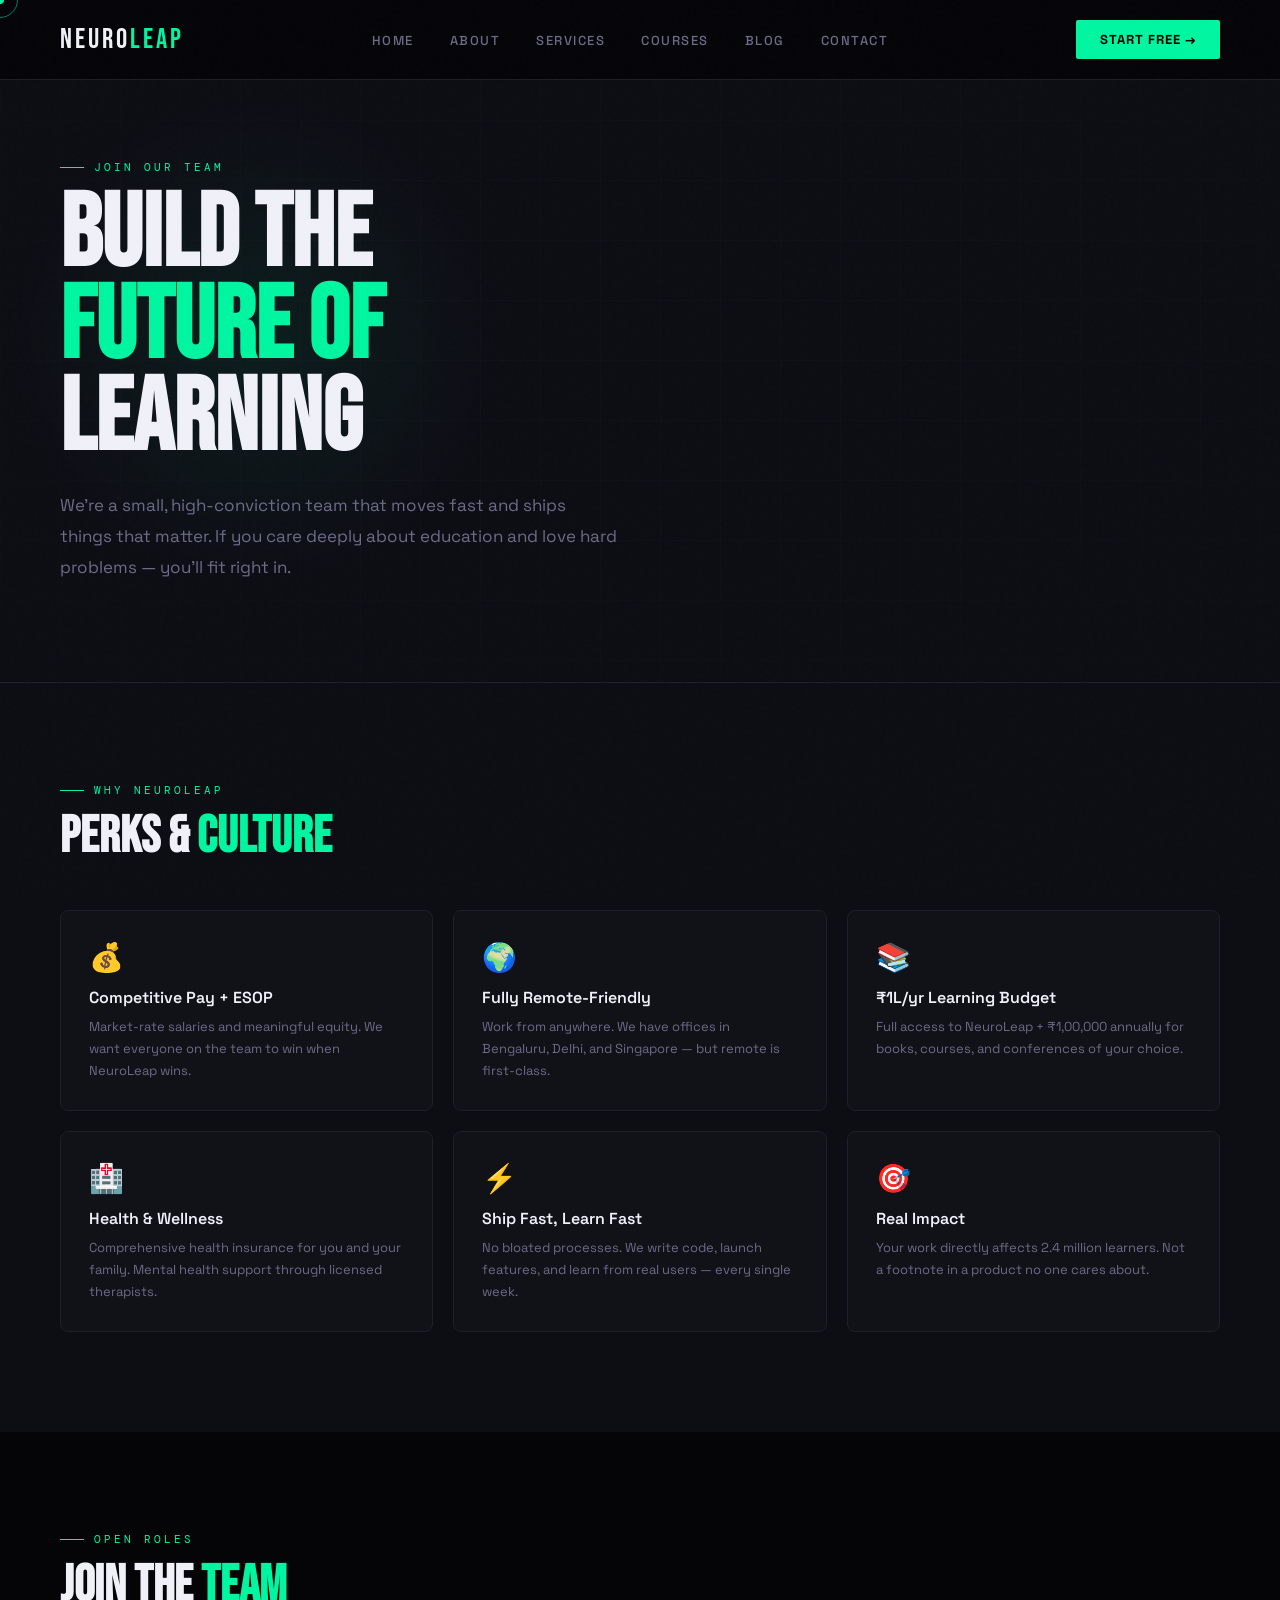
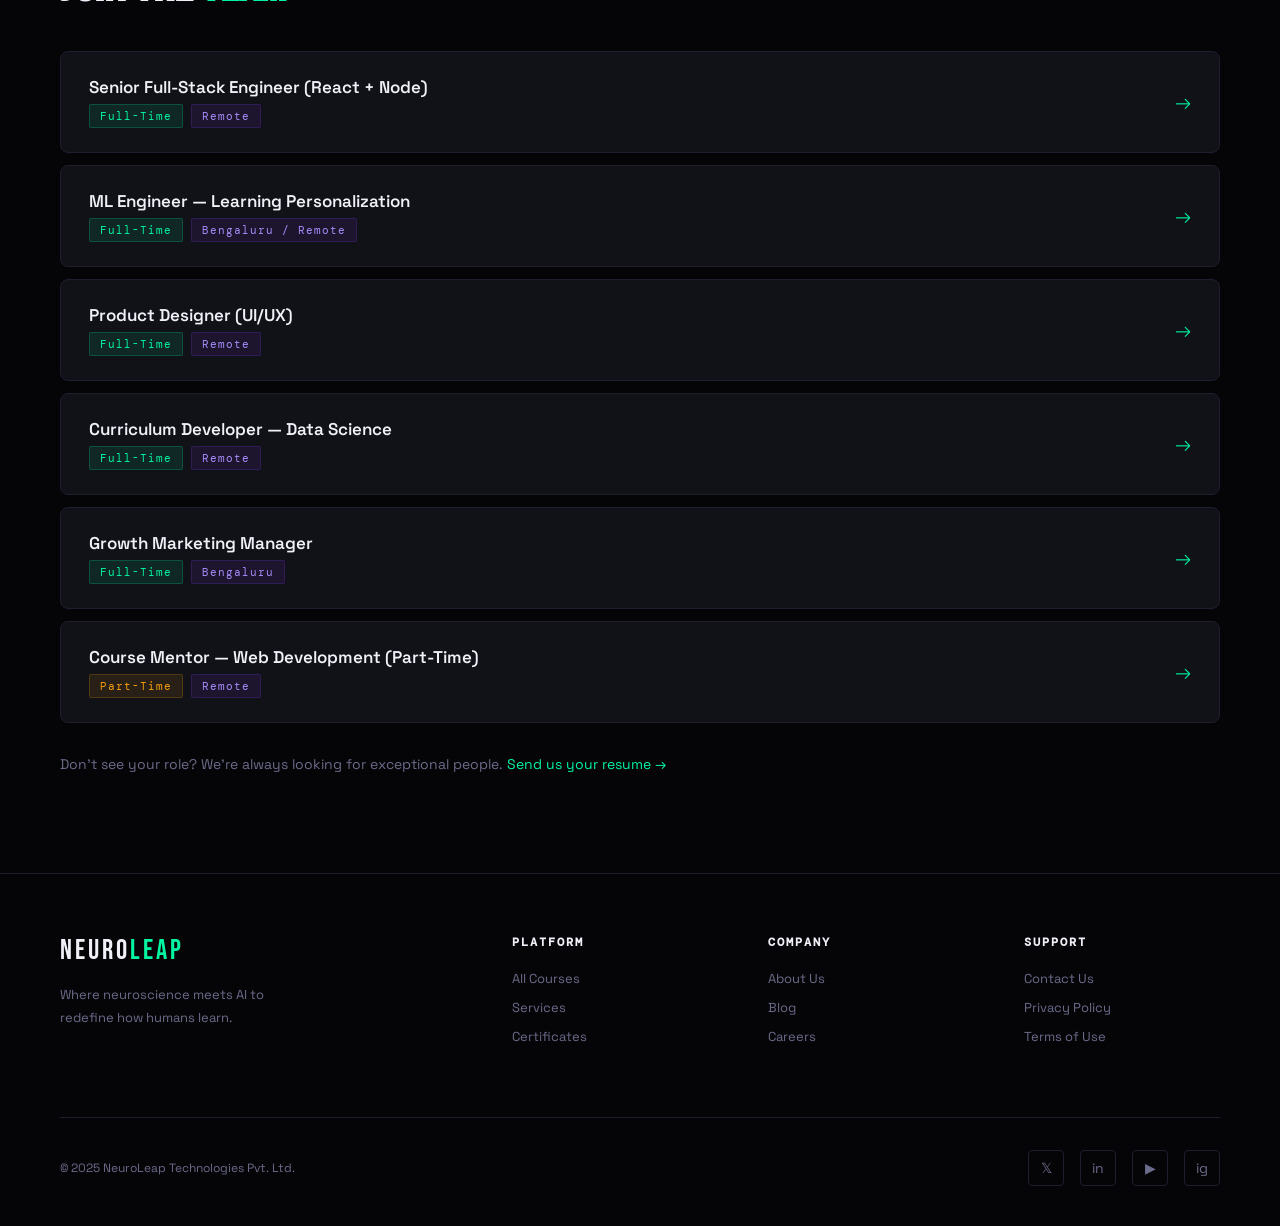
<file: careers.html>
<!DOCTYPE html>
<html lang="en">
<head>
<meta charset="UTF-8"><meta name="viewport" content="width=device-width, initial-scale=1.0">
<title>Careers — NeuroLeap</title>
<link href="https://fonts.googleapis.com/css2?family=Bebas+Neue&family=Space+Grotesk:wght@300;400;500;600;700&family=DM+Mono:wght@400;500&display=swap" rel="stylesheet">
<link rel="stylesheet" href="assets/shared.css">
<style>
.perks-grid{display:grid;grid-template-columns:repeat(3,1fr);gap:20px;margin-top:48px}
.perk{background:var(--card);border:1px solid var(--border);padding:28px;border-radius:8px;transition:all .3s}
.perk:hover{border-color:rgba(0,245,160,.2);transform:translateY(-3px)}
.perk-icon{font-size:28px;margin-bottom:12px}
.perk-title{font-size:16px;font-weight:600;margin-bottom:8px}
.perk-desc{font-size:13px;color:var(--muted);line-height:1.7}
.jobs-list{display:flex;flex-direction:column;gap:12px;margin-top:40px}
.job-item{background:var(--card);border:1px solid var(--border);border-radius:8px;padding:24px 28px;display:flex;justify-content:space-between;align-items:center;transition:all .3s;text-decoration:none;color:var(--text)}
.job-item:hover{border-color:rgba(0,245,160,.25);transform:translateX(4px)}
.job-left .job-title{font-size:17px;font-weight:600;margin-bottom:6px}
.job-tags{display:flex;gap:8px}
.job-tag{font-family:'DM Mono',monospace;font-size:11px;padding:4px 10px;border-radius:2px;letter-spacing:1px}
.tag-full{background:rgba(0,245,160,.1);color:var(--accent);border:1px solid rgba(0,245,160,.2)}
.tag-remote{background:rgba(124,58,237,.1);color:#a78bfa;border:1px solid rgba(124,58,237,.2)}
.tag-part{background:rgba(245,158,11,.1);color:var(--accent3);border:1px solid rgba(245,158,11,.2)}
.job-arrow{color:var(--accent);font-size:20px;font-weight:300}
@media(max-width:900px){.perks-grid{grid-template-columns:1fr 1fr}.job-item{flex-direction:column;align-items:flex-start;gap:12px}}
</style>
</head>
<body>
<div class="cursor-dot" id="dot"></div>
<div class="cursor-ring" id="ring"></div>
<nav>
  <a href="index.html" class="logo">NEURO<span>LEAP</span></a>
  <ul class="nav-links">
    <li><a href="index.html">Home</a></li><li><a href="about.html">About</a></li><li><a href="services.html">Services</a></li><li><a href="courses.html">Courses</a></li><li><a href="blog.html">Blog</a></li><li><a href="contact.html">Contact</a></li>
  </ul>
  <a href="contact.html" class="nav-cta">Start Free →</a>
</nav>

<div class="page-hero">
  <div class="page-hero-bg"></div><div class="page-hero-glow"></div>
  <div class="section-label">Join Our Team</div>
  <h1 style="font-family:'Bebas Neue',sans-serif;font-size:clamp(64px,8vw,110px);line-height:.9;position:relative">BUILD THE<br><span style="color:var(--accent)">FUTURE OF</span><br>LEARNING</h1>
  <p style="color:var(--muted);font-size:17px;max-width:560px;line-height:1.8;margin-top:24px;position:relative">We're a small, high-conviction team that moves fast and ships things that matter. If you care deeply about education and love hard problems — you'll fit right in.</p>
</div>

<section style="background:var(--surface)">
  <div class="section-label">Why NeuroLeap</div>
  <h2 style="font-family:'Bebas Neue',sans-serif;font-size:clamp(40px,4vw,60px);line-height:.95">PERKS & <span style="color:var(--accent)">CULTURE</span></h2>
  <div class="perks-grid reveal">
    <div class="perk"><div class="perk-icon">💰</div><div class="perk-title">Competitive Pay + ESOP</div><div class="perk-desc">Market-rate salaries and meaningful equity. We want everyone on the team to win when NeuroLeap wins.</div></div>
    <div class="perk"><div class="perk-icon">🌍</div><div class="perk-title">Fully Remote-Friendly</div><div class="perk-desc">Work from anywhere. We have offices in Bengaluru, Delhi, and Singapore — but remote is first-class.</div></div>
    <div class="perk"><div class="perk-icon">📚</div><div class="perk-title">₹1L/yr Learning Budget</div><div class="perk-desc">Full access to NeuroLeap + ₹1,00,000 annually for books, courses, and conferences of your choice.</div></div>
    <div class="perk"><div class="perk-icon">🏥</div><div class="perk-title">Health & Wellness</div><div class="perk-desc">Comprehensive health insurance for you and your family. Mental health support through licensed therapists.</div></div>
    <div class="perk"><div class="perk-icon">⚡</div><div class="perk-title">Ship Fast, Learn Fast</div><div class="perk-desc">No bloated processes. We write code, launch features, and learn from real users — every single week.</div></div>
    <div class="perk"><div class="perk-icon">🎯</div><div class="perk-title">Real Impact</div><div class="perk-desc">Your work directly affects 2.4 million learners. Not a footnote in a product no one cares about.</div></div>
  </div>
</section>

<section style="background:var(--bg)">
  <div class="section-label">Open Roles</div>
  <h2 style="font-family:'Bebas Neue',sans-serif;font-size:clamp(40px,4vw,60px);line-height:.95">JOIN THE <span style="color:var(--accent)">TEAM</span></h2>
  <div class="jobs-list reveal">
    <a href="contact.html" class="job-item"><div class="job-left"><div class="job-title">Senior Full-Stack Engineer (React + Node)</div><div class="job-tags"><span class="job-tag tag-full">Full-Time</span><span class="job-tag tag-remote">Remote</span></div></div><div class="job-arrow">→</div></a>
    <a href="contact.html" class="job-item"><div class="job-left"><div class="job-title">ML Engineer — Learning Personalization</div><div class="job-tags"><span class="job-tag tag-full">Full-Time</span><span class="job-tag tag-remote">Bengaluru / Remote</span></div></div><div class="job-arrow">→</div></a>
    <a href="contact.html" class="job-item"><div class="job-left"><div class="job-title">Product Designer (UI/UX)</div><div class="job-tags"><span class="job-tag tag-full">Full-Time</span><span class="job-tag tag-remote">Remote</span></div></div><div class="job-arrow">→</div></a>
    <a href="contact.html" class="job-item"><div class="job-left"><div class="job-title">Curriculum Developer — Data Science</div><div class="job-tags"><span class="job-tag tag-full">Full-Time</span><span class="job-tag tag-remote">Remote</span></div></div><div class="job-arrow">→</div></a>
    <a href="contact.html" class="job-item"><div class="job-left"><div class="job-title">Growth Marketing Manager</div><div class="job-tags"><span class="job-tag tag-full">Full-Time</span><span class="job-tag tag-remote">Bengaluru</span></div></div><div class="job-arrow">→</div></a>
    <a href="contact.html" class="job-item"><div class="job-left"><div class="job-title">Course Mentor — Web Development (Part-Time)</div><div class="job-tags"><span class="job-tag tag-part">Part-Time</span><span class="job-tag tag-remote">Remote</span></div></div><div class="job-arrow">→</div></a>
  </div>
  <p style="color:var(--muted);font-size:14px;margin-top:32px">Don't see your role? We're always looking for exceptional people. <a href="contact.html" style="color:var(--accent);text-decoration:none">Send us your resume →</a></p>
</section>

<footer>
  <div class="footer-top">
    <div class="footer-brand"><a href="index.html" class="logo">NEURO<span>LEAP</span></a><p>Where neuroscience meets AI to redefine how humans learn.</p></div>
    <div class="footer-col"><h4>Platform</h4><a href="courses.html">All Courses</a><a href="services.html">Services</a><a href="services.html#certificates">Certificates</a></div>
    <div class="footer-col"><h4>Company</h4><a href="about.html">About Us</a><a href="blog.html">Blog</a><a href="careers.html">Careers</a></div>
    <div class="footer-col"><h4>Support</h4><a href="contact.html">Contact Us</a><a href="privacy.html">Privacy Policy</a><a href="terms.html">Terms of Use</a></div>
  </div>
  <div class="footer-bottom"><p>© 2025 NeuroLeap Technologies Pvt. Ltd.</p><div class="footer-socials"><a href="#" class="social-link">𝕏</a><a href="#" class="social-link">in</a><a href="#" class="social-link">▶</a><a href="#" class="social-link">ig</a></div></div>
</footer>
<script src="assets/shared.js"></script>
</body>
</html>
</file>
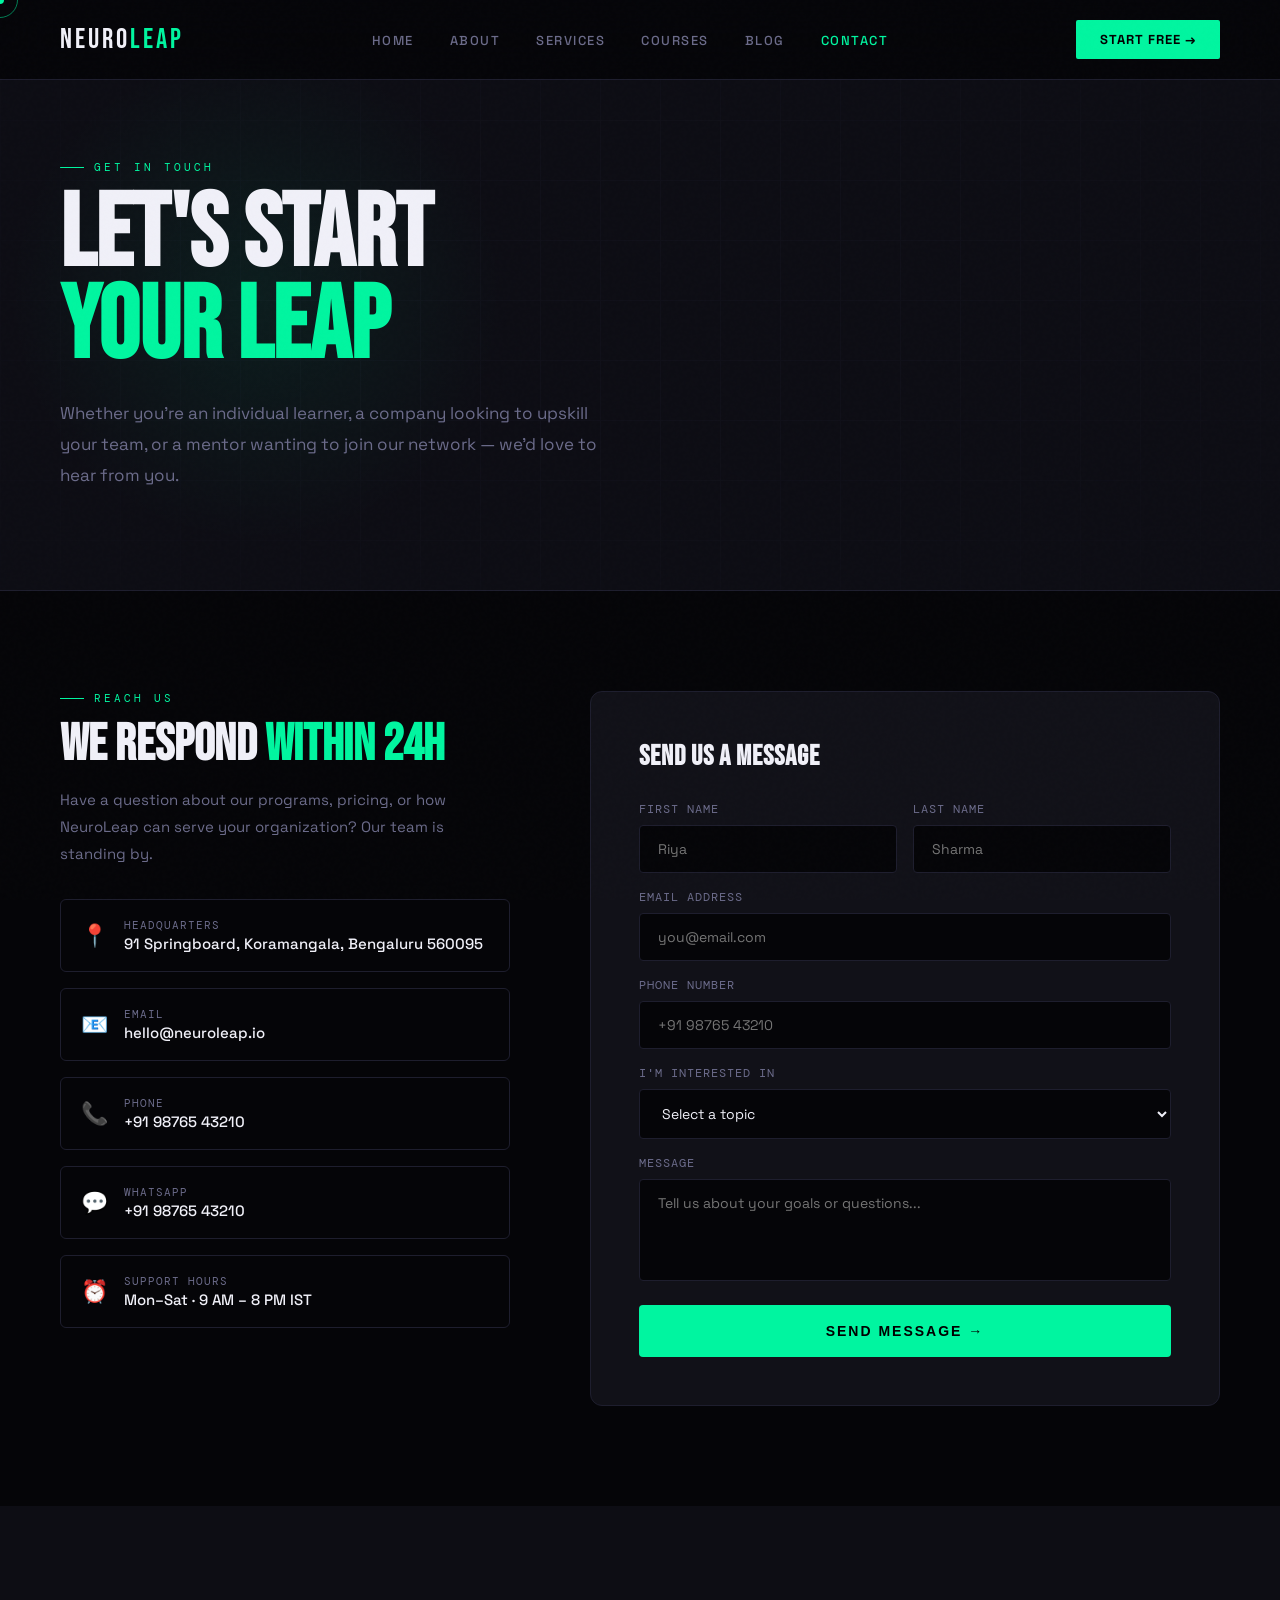
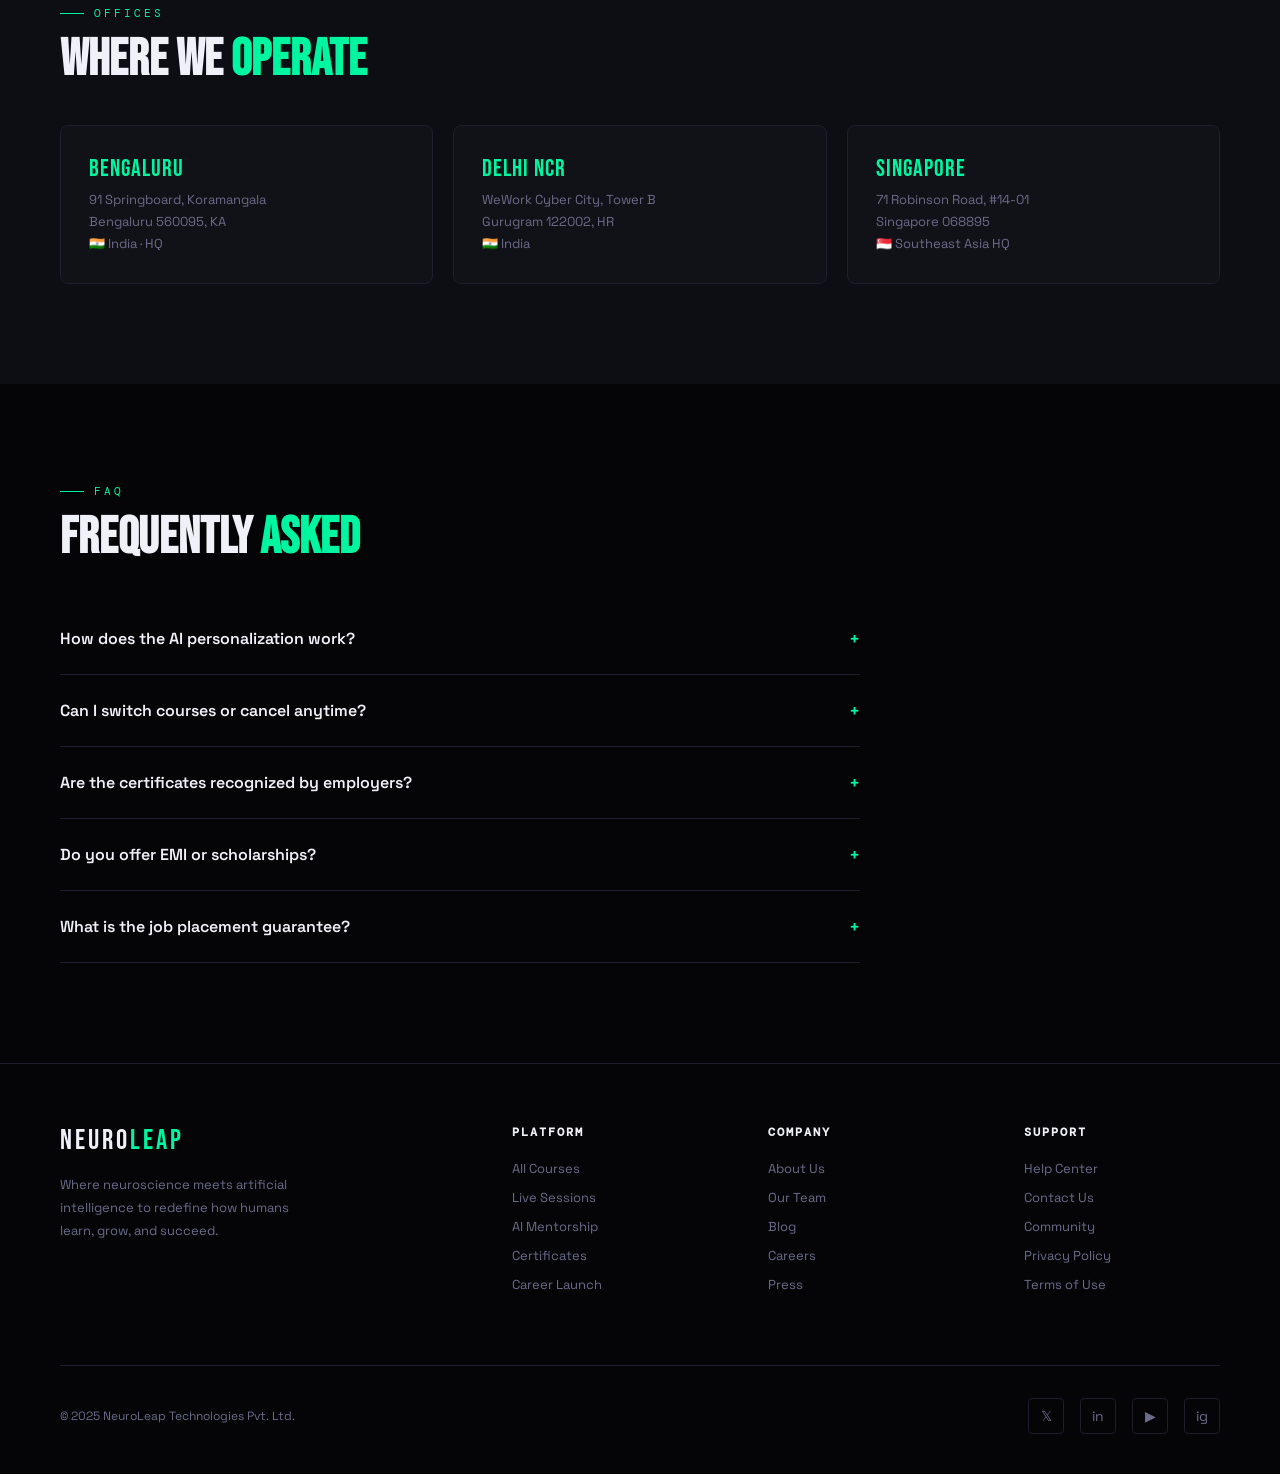
<file: contact.html>
<!DOCTYPE html>
<html lang="en">
<head>
<meta charset="UTF-8"><meta name="viewport" content="width=device-width, initial-scale=1.0">
<title>Contact — NeuroLeap</title>
<link href="https://fonts.googleapis.com/css2?family=Bebas+Neue&family=Space+Grotesk:wght@300;400;500;600;700&family=DM+Mono:wght@400;500&display=swap" rel="stylesheet">
<link rel="stylesheet" href="assets/shared.css">
<style>
.contact-grid{display:grid;grid-template-columns:1fr 1.4fr;gap:80px;align-items:start}
.contact-info{display:flex;flex-direction:column;gap:16px;margin-top:32px}
.contact-item{display:flex;align-items:center;gap:16px;padding:18px 20px;border:1px solid var(--border);border-radius:6px;transition:all .2s}
.contact-item:hover{border-color:rgba(0,245,160,.25)}
.contact-icon{font-size:22px;flex-shrink:0}
.ci-label{font-size:11px;color:var(--muted);text-transform:uppercase;letter-spacing:1px;font-family:'DM Mono',monospace}
.ci-val{font-size:15px;font-weight:500;margin-top:2px}
.contact-form{background:var(--card);border:1px solid var(--border);border-radius:12px;padding:48px}
.form-row{display:grid;grid-template-columns:1fr 1fr;gap:16px}
.field{display:flex;flex-direction:column;gap:8px}
.field label{font-size:12px;color:var(--muted);letter-spacing:1px;text-transform:uppercase;font-family:'DM Mono',monospace}
.field input,.field select,.field textarea{background:var(--bg);border:1px solid var(--border);color:var(--text);font-family:'Space Grotesk',sans-serif;font-size:14px;padding:14px 18px;border-radius:4px;outline:none;transition:border-color .2s;resize:none}
.field input:focus,.field select:focus,.field textarea:focus{border-color:var(--accent)}
.field select option{background:var(--card)}
.submit-btn{background:var(--accent);color:#000;font-weight:700;font-size:14px;letter-spacing:2px;text-transform:uppercase;padding:18px;border:none;border-radius:4px;cursor:pointer;transition:all .25s;width:100%;margin-top:8px}
.submit-btn:hover{background:var(--accent3);transform:translateY(-2px);box-shadow:0 8px 30px rgba(0,245,160,.2)}
.faq-item{border-bottom:1px solid var(--border);padding:24px 0;cursor:pointer}
.faq-q{display:flex;justify-content:space-between;align-items:center;font-size:16px;font-weight:600}
.faq-a{font-size:14px;color:var(--muted);line-height:1.8;max-height:0;overflow:hidden;transition:max-height .4s ease,padding .4s}
.faq-item.open .faq-a{max-height:200px;padding-top:12px}
.faq-arrow{transition:transform .3s;color:var(--accent);font-size:18px}
.faq-item.open .faq-a{display:block}
.faq-item.open .faq-arrow{transform:rotate(45deg)}
.offices-grid{display:grid;grid-template-columns:repeat(3,1fr);gap:20px;margin-top:40px}
.office-card{background:var(--card);border:1px solid var(--border);padding:28px;border-radius:8px;transition:all .3s}
.office-card:hover{border-color:rgba(0,245,160,.2);transform:translateY(-3px)}
.office-city{font-family:'Bebas Neue',sans-serif;font-size:24px;letter-spacing:1px;margin-bottom:6px;color:var(--accent)}
.office-addr{font-size:13px;color:var(--muted);line-height:1.7}
@media(max-width:900px){.contact-grid{grid-template-columns:1fr}.form-row{grid-template-columns:1fr}.offices-grid{grid-template-columns:1fr}}
</style>
</head>
<body>
<div class="cursor-dot" id="dot"></div>
<div class="cursor-ring" id="ring"></div>
<nav>
  <a href="index.html" class="logo">NEURO<span>LEAP</span></a>
  <ul class="nav-links">
    <li><a href="index.html">Home</a></li><li><a href="about.html">About</a></li><li><a href="services.html">Services</a></li><li><a href="courses.html">Courses</a></li><li><a href="blog.html">Blog</a></li>
    <li><a href="contact.html" class="active">Contact</a></li>
  </ul>
  <a href="contact.html" class="nav-cta">Start Free →</a>
</nav>

<div class="page-hero">
  <div class="page-hero-bg"></div><div class="page-hero-glow"></div>
  <div class="section-label">Get In Touch</div>
  <h1 style="font-family:'Bebas Neue',sans-serif;font-size:clamp(64px,8vw,110px);line-height:.9;position:relative">LET'S START<br><span style="color:var(--accent)">YOUR LEAP</span></h1>
  <p style="color:var(--muted);font-size:17px;max-width:560px;line-height:1.8;margin-top:24px;position:relative">Whether you're an individual learner, a company looking to upskill your team, or a mentor wanting to join our network — we'd love to hear from you.</p>
</div>

<section style="background:var(--bg)">
  <div class="contact-grid">
    <div class="reveal">
      <div class="section-label">Reach Us</div>
      <h2 style="font-family:'Bebas Neue',sans-serif;font-size:clamp(40px,4vw,60px);line-height:.95;margin-bottom:16px">WE RESPOND <span style="color:var(--accent)">WITHIN 24H</span></h2>
      <p style="color:var(--muted);font-size:15px;line-height:1.8">Have a question about our programs, pricing, or how NeuroLeap can serve your organization? Our team is standing by.</p>
      <div class="contact-info">
        <div class="contact-item"><span class="contact-icon">📍</span><div><div class="ci-label">Headquarters</div><div class="ci-val">91 Springboard, Koramangala, Bengaluru 560095</div></div></div>
        <div class="contact-item"><span class="contact-icon">📧</span><div><div class="ci-label">Email</div><div class="ci-val">hello@neuroleap.io</div></div></div>
        <div class="contact-item"><span class="contact-icon">📞</span><div><div class="ci-label">Phone</div><div class="ci-val">+91 98765 43210</div></div></div>
        <div class="contact-item"><span class="contact-icon">💬</span><div><div class="ci-label">WhatsApp</div><div class="ci-val">+91 98765 43210</div></div></div>
        <div class="contact-item"><span class="contact-icon">⏰</span><div><div class="ci-label">Support Hours</div><div class="ci-val">Mon–Sat · 9 AM – 8 PM IST</div></div></div>
      </div>
    </div>
    <div class="contact-form reveal">
      <h3 style="font-family:'Bebas Neue',sans-serif;font-size:28px;letter-spacing:1px;margin-bottom:28px">SEND US A MESSAGE</h3>
      <div style="display:flex;flex-direction:column;gap:16px">
        <div class="form-row">
          <div class="field"><label>First Name</label><input type="text" placeholder="Riya"></div>
          <div class="field"><label>Last Name</label><input type="text" placeholder="Sharma"></div>
        </div>
        <div class="field"><label>Email Address</label><input type="email" placeholder="you@email.com"></div>
        <div class="field"><label>Phone Number</label><input type="tel" placeholder="+91 98765 43210"></div>
        <div class="field"><label>I'm Interested In</label>
          <select>
            <option value="" disabled selected>Select a topic</option>
            <option>Individual Courses</option>
            <option>Team / Corporate Training</option>
            <option>Mentorship Program</option>
            <option>Career Launch Program</option>
            <option>Partnership / B2B</option>
            <option>Become a Mentor</option>
            <option>General Inquiry</option>
          </select>
        </div>
        <div class="field"><label>Message</label><textarea rows="4" placeholder="Tell us about your goals or questions..."></textarea></div>
        <button class="submit-btn" onclick="handleSubmit(this)">Send Message →</button>
      </div>
    </div>
  </div>
</section>

<section style="background:var(--surface)">
  <div class="section-label">Offices</div>
  <h2 style="font-family:'Bebas Neue',sans-serif;font-size:clamp(40px,4vw,60px);line-height:.95">WHERE WE <span style="color:var(--accent)">OPERATE</span></h2>
  <div class="offices-grid reveal">
    <div class="office-card"><div class="office-city">BENGALURU</div><div class="office-addr">91 Springboard, Koramangala<br>Bengaluru 560095, KA<br>🇮🇳 India · HQ</div></div>
    <div class="office-card"><div class="office-city">DELHI NCR</div><div class="office-addr">WeWork Cyber City, Tower B<br>Gurugram 122002, HR<br>🇮🇳 India</div></div>
    <div class="office-card"><div class="office-city">SINGAPORE</div><div class="office-addr">71 Robinson Road, #14-01<br>Singapore 068895<br>🇸🇬 Southeast Asia HQ</div></div>
  </div>
</section>

<section style="background:var(--bg)">
  <div class="section-label">FAQ</div>
  <h2 style="font-family:'Bebas Neue',sans-serif;font-size:clamp(40px,4vw,60px);line-height:.95;margin-bottom:40px">FREQUENTLY <span style="color:var(--accent)">ASKED</span></h2>
  <div style="max-width:800px">
    <div class="faq-item" onclick="toggleFaq(this)"><div class="faq-q">How does the AI personalization work? <span class="faq-arrow">+</span></div><div class="faq-a">Our NeuroSync™ engine tracks 200+ learning signals — response time, error patterns, engagement depth — and rebuilds your learning path every session. No two learners ever see the exact same curriculum.</div></div>
    <div class="faq-item" onclick="toggleFaq(this)"><div class="faq-q">Can I switch courses or cancel anytime? <span class="faq-arrow">+</span></div><div class="faq-a">Yes. All plans are month-to-month. You can switch courses, pause, or cancel anytime from your dashboard with no cancellation fees or penalties.</div></div>
    <div class="faq-item" onclick="toggleFaq(this)"><div class="faq-q">Are the certificates recognized by employers? <span class="faq-arrow">+</span></div><div class="faq-a">Our certificates are blockchain-verified and recognized by 240+ companies including Google, Amazon, Microsoft, Razorpay, CRED, and more. They are mapped to NASSCOM and IEEE skill standards.</div></div>
    <div class="faq-item" onclick="toggleFaq(this)"><div class="faq-q">Do you offer EMI or scholarships? <span class="faq-arrow">+</span></div><div class="faq-a">Yes. We partner with Bajaj Finserv and NBFC lenders for 0% EMI on 3, 6, and 12-month plans. We also offer need-based scholarships — contact admissions@neuroleap.io to apply.</div></div>
    <div class="faq-item" onclick="toggleFaq(this)"><div class="faq-q">What is the job placement guarantee? <span class="faq-arrow">+</span></div><div class="faq-a">Eligible graduates (those who complete 100% of curriculum + capstone project) receive our placement guarantee: if you don't land a job within 6 months of completion, we refund your subscription fees.</div></div>
  </div>
</section>

<footer>
  <div class="footer-top">
    <div class="footer-brand"><a href="index.html" class="logo">NEURO<span>LEAP</span></a><p>Where neuroscience meets artificial intelligence to redefine how humans learn, grow, and succeed.</p></div>
    <div class="footer-col"><h4>Platform</h4><a href="courses.html">All Courses</a><a href="services.html#mentorship">Live Sessions</a><a href="services.html#adaptive">AI Mentorship</a><a href="services.html#certificates">Certificates</a><a href="services.html#career">Career Launch</a></div>
    <div class="footer-col"><h4>Company</h4><a href="about.html">About Us</a><a href="about.html#team">Our Team</a><a href="blog.html">Blog</a><a href="careers.html">Careers</a><a href="about.html#press">Press</a></div>
    <div class="footer-col"><h4>Support</h4><a href="contact.html">Help Center</a><a href="contact.html">Contact Us</a><a href="about.html#community">Community</a><a href="privacy.html">Privacy Policy</a><a href="terms.html">Terms of Use</a></div>
  </div>
  <div class="footer-bottom"><p>© 2025 NeuroLeap Technologies Pvt. Ltd.</p><div class="footer-socials"><a href="#" class="social-link">𝕏</a><a href="#" class="social-link">in</a><a href="#" class="social-link">▶</a><a href="#" class="social-link">ig</a></div></div>
</footer>
<script src="assets/shared.js"></script>
<script>
function handleSubmit(btn){btn.textContent='Sending...';btn.style.opacity='.7';setTimeout(()=>{btn.textContent='✓ Message Sent! We\'ll reply within 24h';btn.style.opacity='1';setTimeout(()=>{btn.textContent='Send Message →';},4000);},1400);}
function toggleFaq(el){el.classList.toggle('open');}
</script>
</body>
</html>
</file>
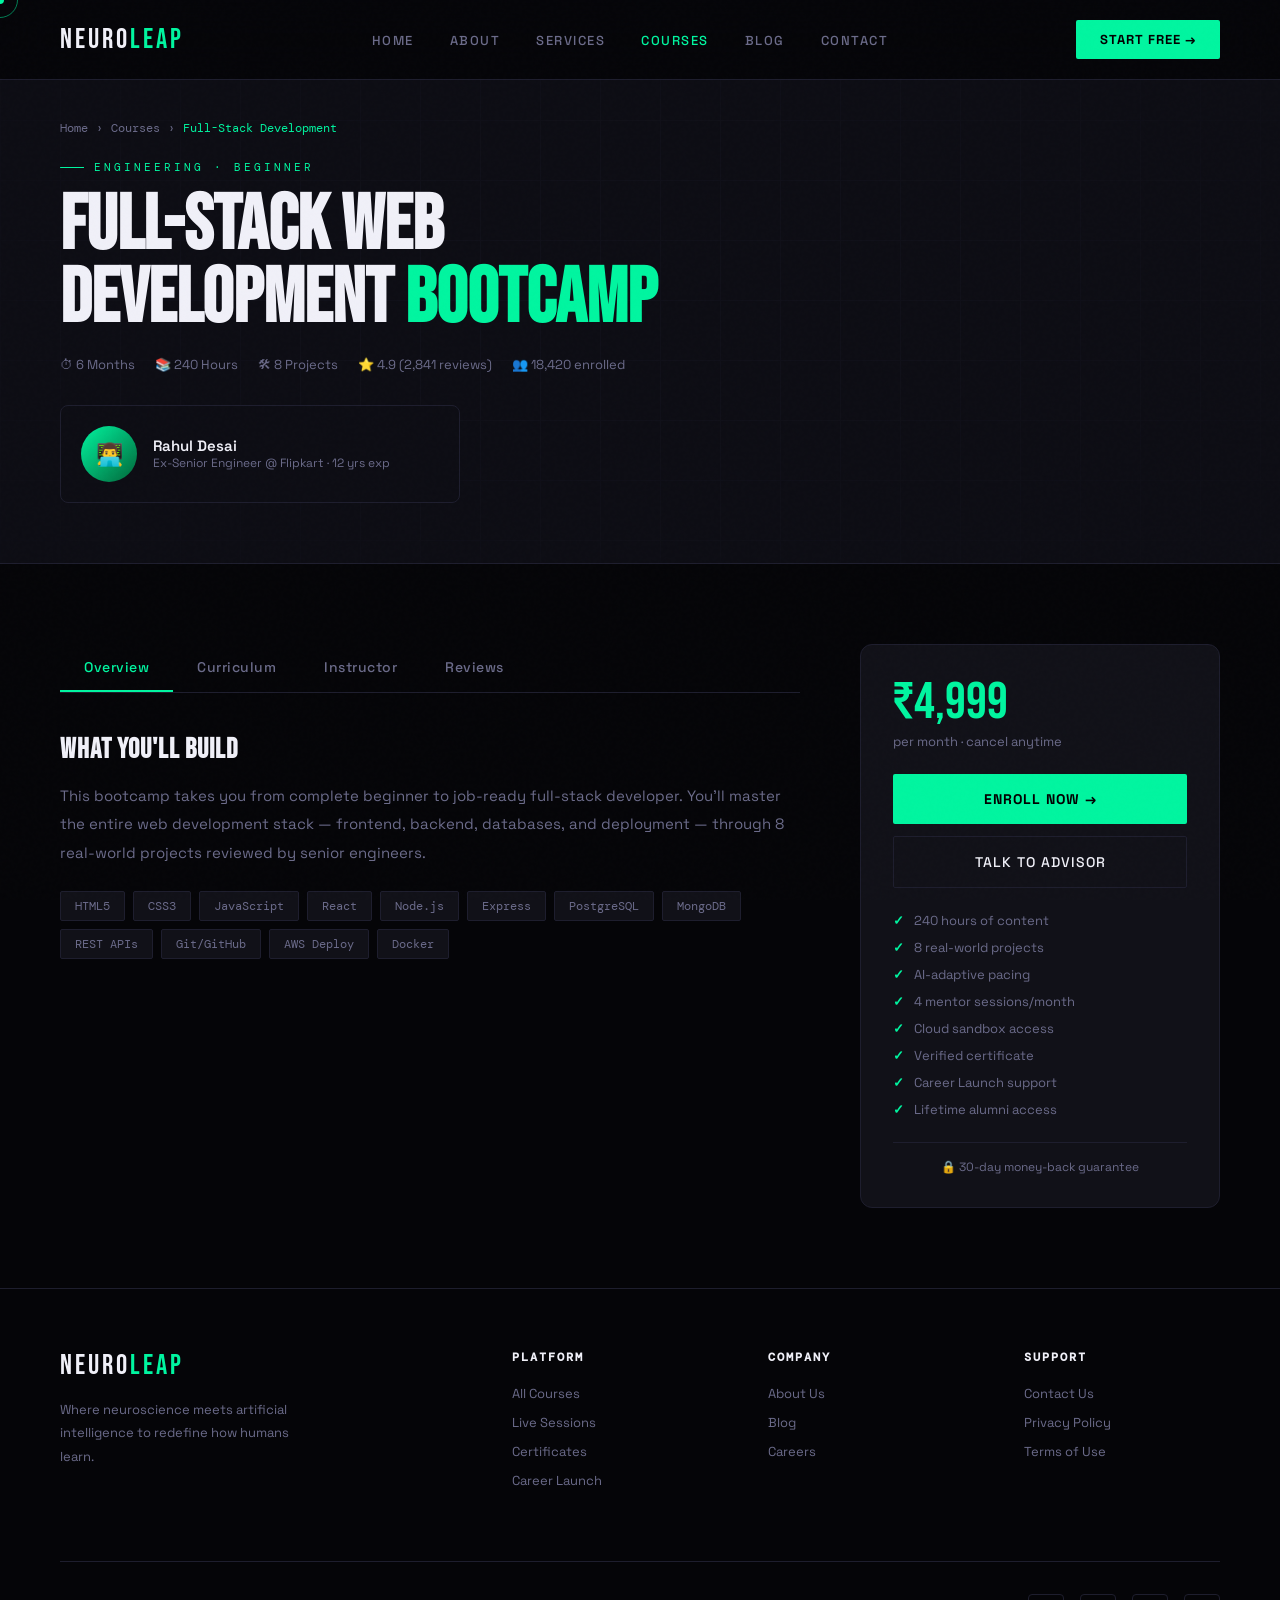
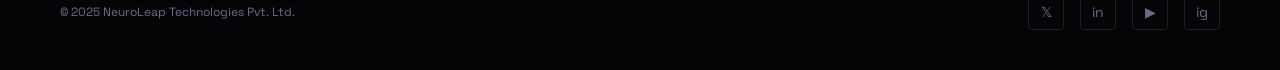
<file: course-detail.html>
<!DOCTYPE html>
<html lang="en">
<head>
<meta charset="UTF-8"><meta name="viewport" content="width=device-width, initial-scale=1.0">
<title>Full-Stack Web Development — NeuroLeap</title>
<link href="https://fonts.googleapis.com/css2?family=Bebas+Neue&family=Space+Grotesk:wght@300;400;500;600;700&family=DM+Mono:wght@400;500&display=swap" rel="stylesheet">
<link rel="stylesheet" href="assets/shared.css">
<style>
.course-layout{display:grid;grid-template-columns:1fr 360px;gap:60px;align-items:start;padding:80px 60px}
.course-breadcrumb{font-family:'DM Mono',monospace;font-size:12px;color:var(--muted);margin-bottom:24px;display:flex;gap:8px;align-items:center}
.course-breadcrumb a{color:var(--muted);text-decoration:none;transition:color .2s}.course-breadcrumb a:hover{color:var(--accent)}
.course-main-title{font-family:'Bebas Neue',sans-serif;font-size:clamp(40px,5vw,64px);line-height:.95;margin-bottom:20px}
.course-meta-row{display:flex;gap:20px;flex-wrap:wrap;margin-bottom:28px}
.meta-chip{display:flex;align-items:center;gap:6px;font-size:13px;color:var(--muted)}
.tabs{display:flex;gap:0;border-bottom:1px solid var(--border);margin-bottom:40px}
.tab{padding:14px 24px;font-size:14px;font-weight:500;color:var(--muted);cursor:pointer;border-bottom:2px solid transparent;transition:all .2s;letter-spacing:.5px}
.tab.active{color:var(--accent);border-bottom-color:var(--accent)}
.tab-content{display:none}.tab-content.active{display:block}
.module{border:1px solid var(--border);border-radius:6px;margin-bottom:12px;overflow:hidden}
.module-header{padding:16px 20px;display:flex;justify-content:space-between;align-items:center;cursor:pointer;transition:background .2s}
.module-header:hover{background:var(--card)}
.module-title{font-size:15px;font-weight:600}
.module-meta{font-size:12px;color:var(--muted);font-family:'DM Mono',monospace}
.module-lessons{padding:0 20px;max-height:0;overflow:hidden;transition:max-height .4s ease,padding .4s}
.module.open .module-lessons{max-height:400px;padding:12px 20px}
.lesson{display:flex;align-items:center;gap:12px;padding:10px 0;border-top:1px solid var(--border);font-size:13px;color:var(--muted)}
.lesson:first-child{border-top:none}
.lesson-icon{color:var(--accent);font-size:12px}
.sticky-card{background:var(--card);border:1px solid var(--border);border-radius:12px;padding:32px;position:sticky;top:100px}
.course-price-big{font-family:'Bebas Neue',sans-serif;font-size:52px;color:var(--accent);line-height:1;margin-bottom:4px}
.course-price-sub{font-size:13px;color:var(--muted);margin-bottom:24px}
.course-includes{list-style:none;margin:24px 0;display:flex;flex-direction:column;gap:10px}
.course-includes li{font-size:13px;color:var(--muted);display:flex;gap:10px}
.course-includes li::before{content:'✓';color:var(--accent);font-weight:700;flex-shrink:0}
.instructor-card{display:flex;gap:16px;align-items:center;padding:20px;background:var(--surface);border:1px solid var(--border);border-radius:8px;margin-top:32px}
.instr-avatar{width:56px;height:56px;border-radius:50%;background:linear-gradient(135deg,#00f5a0,#006638);display:flex;align-items:center;justify-content:center;font-size:22px;flex-shrink:0}
.instr-name{font-size:15px;font-weight:600}
.instr-role{font-size:12px;color:var(--muted)}
.skill-tags{display:flex;flex-wrap:wrap;gap:8px;margin-top:20px}
.skill-tag{background:var(--card);border:1px solid var(--border);color:var(--muted);font-size:12px;padding:6px 14px;border-radius:2px;font-family:'DM Mono',monospace}
@media(max-width:900px){.course-layout{grid-template-columns:1fr;padding:40px 24px}.sticky-card{position:static}}
</style>
</head>
<body>
<div class="cursor-dot" id="dot"></div>
<div class="cursor-ring" id="ring"></div>
<nav>
  <a href="index.html" class="logo">NEURO<span>LEAP</span></a>
  <ul class="nav-links">
    <li><a href="index.html">Home</a></li><li><a href="about.html">About</a></li><li><a href="services.html">Services</a></li>
    <li><a href="courses.html" class="active">Courses</a></li>
    <li><a href="blog.html">Blog</a></li><li><a href="contact.html">Contact</a></li>
  </ul>
  <a href="contact.html" class="nav-cta">Start Free →</a>
</nav>

<div style="background:var(--surface);padding:120px 60px 60px;border-bottom:1px solid var(--border);position:relative;overflow:hidden">
  <div class="page-hero-bg"></div>
  <div class="course-breadcrumb">
    <a href="index.html">Home</a>›<a href="courses.html">Courses</a>›<span style="color:var(--accent)">Full-Stack Development</span>
  </div>
  <div class="section-label">Engineering · Beginner</div>
  <h1 style="font-family:'Bebas Neue',sans-serif;font-size:clamp(48px,6vw,80px);line-height:.95;max-width:800px;margin-bottom:20px;position:relative">FULL-STACK WEB<br>DEVELOPMENT <span style="color:var(--accent)">BOOTCAMP</span></h1>
  <div class="course-meta-row" style="position:relative">
    <span class="meta-chip">⏱ 6 Months</span>
    <span class="meta-chip">📚 240 Hours</span>
    <span class="meta-chip">🛠 8 Projects</span>
    <span class="meta-chip">⭐ 4.9 (2,841 reviews)</span>
    <span class="meta-chip">👥 18,420 enrolled</span>
  </div>
  <div class="instructor-card" style="max-width:400px;position:relative">
    <div class="instr-avatar">👨‍💻</div>
    <div><div class="instr-name">Rahul Desai</div><div class="instr-role">Ex-Senior Engineer @ Flipkart · 12 yrs exp</div></div>
  </div>
</div>

<div class="course-layout">
  <div>
    <div class="tabs">
      <div class="tab active" onclick="switchTab('overview',this)">Overview</div>
      <div class="tab" onclick="switchTab('curriculum',this)">Curriculum</div>
      <div class="tab" onclick="switchTab('instructor',this)">Instructor</div>
      <div class="tab" onclick="switchTab('reviews',this)">Reviews</div>
    </div>

    <div id="tab-overview" class="tab-content active">
      <h3 style="font-family:'Bebas Neue',sans-serif;font-size:28px;letter-spacing:1px;margin-bottom:16px">WHAT YOU'LL BUILD</h3>
      <p style="color:var(--muted);font-size:15px;line-height:1.9;margin-bottom:24px">This bootcamp takes you from complete beginner to job-ready full-stack developer. You'll master the entire web development stack — frontend, backend, databases, and deployment — through 8 real-world projects reviewed by senior engineers.</p>
      <div class="skill-tags">
        <span class="skill-tag">HTML5</span><span class="skill-tag">CSS3</span><span class="skill-tag">JavaScript</span><span class="skill-tag">React</span><span class="skill-tag">Node.js</span><span class="skill-tag">Express</span><span class="skill-tag">PostgreSQL</span><span class="skill-tag">MongoDB</span><span class="skill-tag">REST APIs</span><span class="skill-tag">Git/GitHub</span><span class="skill-tag">AWS Deploy</span><span class="skill-tag">Docker</span>
      </div>
    </div>

    <div id="tab-curriculum" class="tab-content">
      <h3 style="font-family:'Bebas Neue',sans-serif;font-size:28px;letter-spacing:1px;margin-bottom:24px">COURSE MODULES</h3>
      <div class="module" onclick="toggleModule(this)">
        <div class="module-header"><span class="module-title">Module 1: Web Foundations</span><span class="module-meta">4 weeks · 16 lessons</span></div>
        <div class="module-lessons">
          <div class="lesson"><span class="lesson-icon">▶</span>HTML5 Semantic Structure</div>
          <div class="lesson"><span class="lesson-icon">▶</span>CSS Grid & Flexbox Mastery</div>
          <div class="lesson"><span class="lesson-icon">▶</span>Responsive Design Principles</div>
          <div class="lesson"><span class="lesson-icon">🛠</span>Project: Personal Portfolio Site</div>
        </div>
      </div>
      <div class="module" onclick="toggleModule(this)">
        <div class="module-header"><span class="module-title">Module 2: JavaScript Deep Dive</span><span class="module-meta">6 weeks · 24 lessons</span></div>
        <div class="module-lessons">
          <div class="lesson"><span class="lesson-icon">▶</span>ES6+ Features & Async/Await</div>
          <div class="lesson"><span class="lesson-icon">▶</span>DOM Manipulation & Events</div>
          <div class="lesson"><span class="lesson-icon">▶</span>APIs & Fetch</div>
          <div class="lesson"><span class="lesson-icon">🛠</span>Project: Weather Dashboard App</div>
        </div>
      </div>
      <div class="module" onclick="toggleModule(this)">
        <div class="module-header"><span class="module-title">Module 3: React & State Management</span><span class="module-meta">6 weeks · 22 lessons</span></div>
        <div class="module-lessons">
          <div class="lesson"><span class="lesson-icon">▶</span>React Components & Hooks</div>
          <div class="lesson"><span class="lesson-icon">▶</span>Redux & Context API</div>
          <div class="lesson"><span class="lesson-icon">🛠</span>Project: E-commerce Frontend</div>
        </div>
      </div>
      <div class="module" onclick="toggleModule(this)">
        <div class="module-header"><span class="module-title">Module 4: Node.js & Backend</span><span class="module-meta">6 weeks · 20 lessons</span></div>
        <div class="module-lessons">
          <div class="lesson"><span class="lesson-icon">▶</span>Node.js & Express REST APIs</div>
          <div class="lesson"><span class="lesson-icon">▶</span>Authentication & JWT</div>
          <div class="lesson"><span class="lesson-icon">🛠</span>Project: Full Blog API</div>
        </div>
      </div>
      <div class="module" onclick="toggleModule(this)">
        <div class="module-header"><span class="module-title">Module 5: Databases & Deployment</span><span class="module-meta">4 weeks · 16 lessons</span></div>
        <div class="module-lessons">
          <div class="lesson"><span class="lesson-icon">▶</span>PostgreSQL & MongoDB</div>
          <div class="lesson"><span class="lesson-icon">▶</span>Docker & AWS Deployment</div>
          <div class="lesson"><span class="lesson-icon">🏆</span>Capstone: Full-Stack SaaS App</div>
        </div>
      </div>
    </div>

    <div id="tab-instructor" class="tab-content">
      <div style="display:flex;gap:24px;align-items:flex-start">
        <div style="width:80px;height:80px;border-radius:50%;background:linear-gradient(135deg,#00f5a0,#006638);display:flex;align-items:center;justify-content:center;font-size:32px;flex-shrink:0">👨‍💻</div>
        <div>
          <h3 style="font-size:22px;font-weight:700;margin-bottom:4px">Rahul Desai</h3>
          <p style="color:var(--accent);font-size:13px;margin-bottom:16px;font-family:'DM Mono',monospace">Ex-Senior Engineer @ Flipkart · 12 Years Experience</p>
          <p style="color:var(--muted);font-size:14px;line-height:1.8">Rahul built Flipkart's real-time inventory system serving 500M+ users. He's taught 40,000+ students across 3 bootcamps and has a 4.97 average instructor rating. His teaching philosophy: "Build it before you understand it — understanding comes from doing."</p>
        </div>
      </div>
    </div>

    <div id="tab-reviews" class="tab-content">
      <div style="display:flex;align-items:center;gap:40px;margin-bottom:40px">
        <div style="text-align:center"><div style="font-family:'Bebas Neue',sans-serif;font-size:72px;color:var(--accent);line-height:1">4.9</div><div style="color:#f59e0b;font-size:18px">★★★★★</div><div style="color:var(--muted);font-size:13px;margin-top:4px">2,841 reviews</div></div>
      </div>
      <div style="display:flex;flex-direction:column;gap:20px">
        <div style="background:var(--card);border:1px solid var(--border);padding:24px;border-radius:8px"><div style="color:#f59e0b;margin-bottom:8px">★★★★★</div><p style="font-size:14px;color:var(--muted);line-height:1.8;margin-bottom:12px">"This course got me my first job offer in 5 months. The projects are real, the feedback is real, and the AI adaptation meant I never wasted time on stuff I already knew."</p><div style="font-size:13px;font-weight:600">Arjun S. — Software Developer, Bengaluru</div></div>
        <div style="background:var(--card);border:1px solid var(--border);padding:24px;border-radius:8px"><div style="color:#f59e0b;margin-bottom:8px">★★★★★</div><p style="font-size:14px;color:var(--muted);line-height:1.8;margin-bottom:12px">"Rahul explains things the way senior engineers actually think. Not just 'what' but 'why' — that's what most courses miss completely."</p><div style="font-size:13px;font-weight:600">Sneha P. — Full-Stack Developer, Pune</div></div>
      </div>
    </div>
  </div>

  <div class="sticky-card reveal">
    <div class="course-price-big">₹4,999</div>
    <div class="course-price-sub">per month · cancel anytime</div>
    <a href="contact.html" class="btn-primary" style="display:block;text-align:center;margin-bottom:12px">Enroll Now →</a>
    <a href="contact.html" class="btn-ghost" style="display:block;text-align:center">Talk to Advisor</a>
    <ul class="course-includes">
      <li>240 hours of content</li>
      <li>8 real-world projects</li>
      <li>AI-adaptive pacing</li>
      <li>4 mentor sessions/month</li>
      <li>Cloud sandbox access</li>
      <li>Verified certificate</li>
      <li>Career Launch support</li>
      <li>Lifetime alumni access</li>
    </ul>
    <div style="text-align:center;font-size:12px;color:var(--muted);margin-top:16px;padding-top:16px;border-top:1px solid var(--border)">🔒 30-day money-back guarantee</div>
  </div>
</div>

<footer>
  <div class="footer-top">
    <div class="footer-brand"><a href="index.html" class="logo">NEURO<span>LEAP</span></a><p>Where neuroscience meets artificial intelligence to redefine how humans learn.</p></div>
    <div class="footer-col"><h4>Platform</h4><a href="courses.html">All Courses</a><a href="services.html#mentorship">Live Sessions</a><a href="services.html#certificates">Certificates</a><a href="services.html#career">Career Launch</a></div>
    <div class="footer-col"><h4>Company</h4><a href="about.html">About Us</a><a href="blog.html">Blog</a><a href="careers.html">Careers</a></div>
    <div class="footer-col"><h4>Support</h4><a href="contact.html">Contact Us</a><a href="privacy.html">Privacy Policy</a><a href="terms.html">Terms of Use</a></div>
  </div>
  <div class="footer-bottom"><p>© 2025 NeuroLeap Technologies Pvt. Ltd.</p><div class="footer-socials"><a href="#" class="social-link">𝕏</a><a href="#" class="social-link">in</a><a href="#" class="social-link">▶</a><a href="#" class="social-link">ig</a></div></div>
</footer>
<script src="assets/shared.js"></script>
<script>
function switchTab(name,btn){
  document.querySelectorAll('.tab').forEach(t=>t.classList.remove('active'));
  document.querySelectorAll('.tab-content').forEach(t=>t.classList.remove('active'));
  btn.classList.add('active');
  document.getElementById('tab-'+name).classList.add('active');
}
function toggleModule(el){el.classList.toggle('open');}
</script>
</body>
</html>
</file>
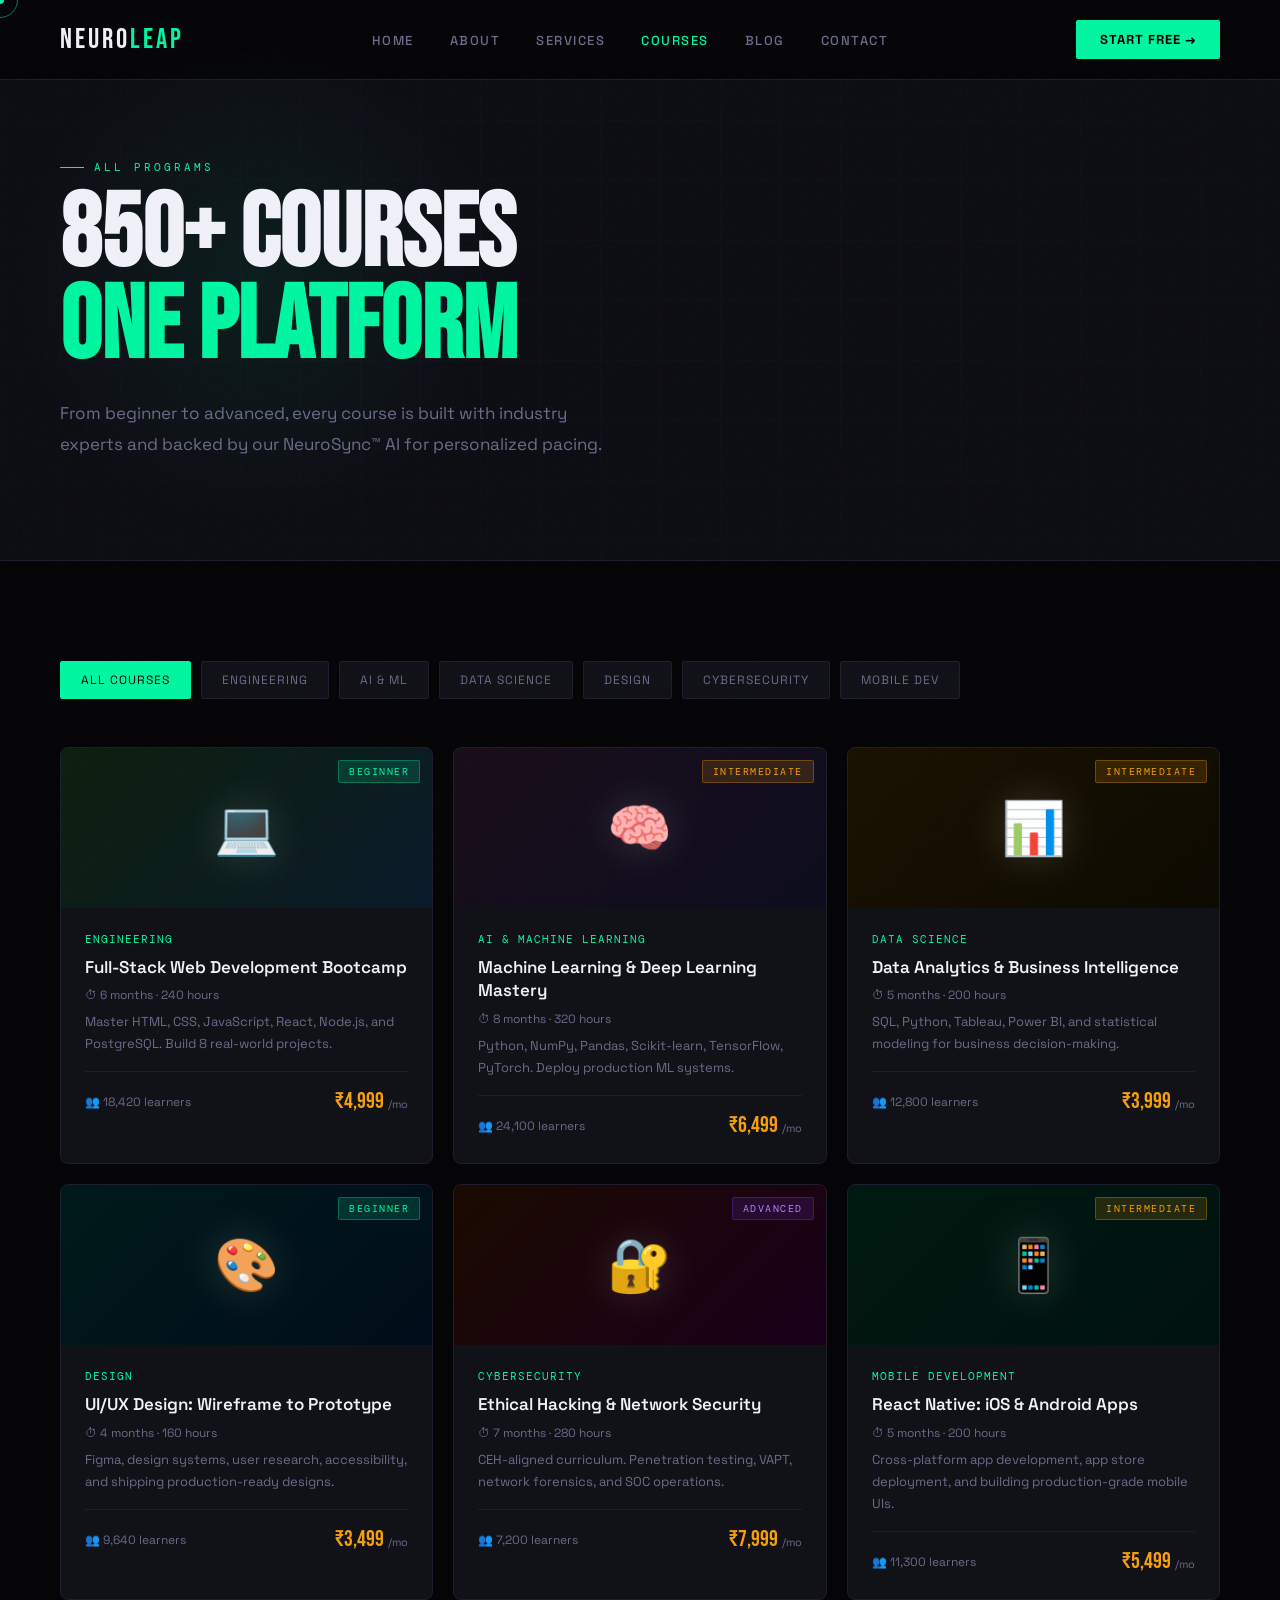
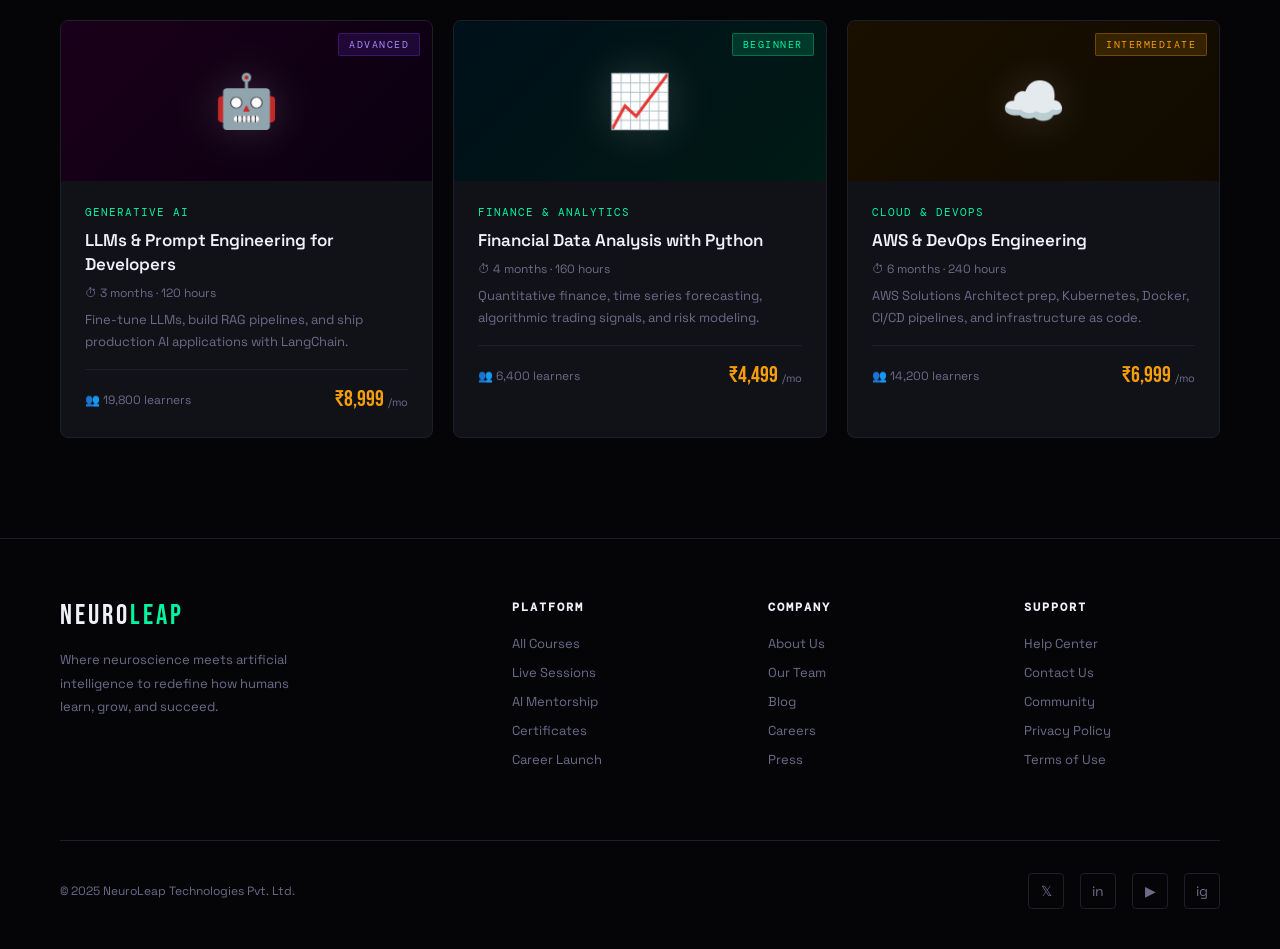
<file: courses.html>
<!DOCTYPE html>
<html lang="en">
<head>
<meta charset="UTF-8"><meta name="viewport" content="width=device-width, initial-scale=1.0">
<title>Courses — NeuroLeap</title>
<link href="https://fonts.googleapis.com/css2?family=Bebas+Neue&family=Space+Grotesk:wght@300;400;500;600;700&family=DM+Mono:wght@400;500&display=swap" rel="stylesheet">
<link rel="stylesheet" href="assets/shared.css">
<style>
.filter-bar{display:flex;gap:10px;flex-wrap:wrap;margin-bottom:48px}
.filter-btn{background:var(--card);border:1px solid var(--border);color:var(--muted);font-size:12px;letter-spacing:1px;padding:10px 20px;border-radius:2px;cursor:pointer;transition:all .2s;font-family:'Space Grotesk',sans-serif;text-transform:uppercase}
.filter-btn:hover,.filter-btn.active{background:var(--accent);color:#000;border-color:var(--accent)}
.courses-big-grid{display:grid;grid-template-columns:repeat(3,1fr);gap:20px}
.course-card{background:var(--card);border:1px solid var(--border);border-radius:8px;overflow:hidden;transition:all .35s;text-decoration:none;color:var(--text);display:block}
.course-card:hover{transform:translateY(-6px);border-color:rgba(0,245,160,.25);box-shadow:0 20px 60px rgba(0,0,0,.4)}
.course-thumb{height:160px;display:flex;align-items:center;justify-content:center;position:relative;overflow:hidden}
.thumb-1{background:linear-gradient(135deg,#0d1f0d,#0a1a2a)}
.thumb-2{background:linear-gradient(135deg,#1a0d1a,#0d0d1f)}
.thumb-3{background:linear-gradient(135deg,#1a1200,#0d0a00)}
.thumb-4{background:linear-gradient(135deg,#001a1a,#000d1a)}
.thumb-5{background:linear-gradient(135deg,#1a0a00,#1a001a)}
.thumb-6{background:linear-gradient(135deg,#001a10,#001210)}
.thumb-7{background:linear-gradient(135deg,#1a001a,#0a0010)}
.thumb-8{background:linear-gradient(135deg,#00101a,#001a14)}
.thumb-9{background:linear-gradient(135deg,#1a1000,#100a00)}
.thumb-icon{font-size:52px;filter:drop-shadow(0 0 20px rgba(255,255,255,.15))}
.course-level{position:absolute;top:12px;right:12px;font-family:'DM Mono',monospace;font-size:10px;letter-spacing:1.5px;padding:4px 10px;border-radius:2px;text-transform:uppercase}
.level-beginner{background:rgba(0,245,160,.15);color:var(--accent);border:1px solid rgba(0,245,160,.3)}
.level-inter{background:rgba(245,158,11,.15);color:var(--accent3);border:1px solid rgba(245,158,11,.3)}
.level-advanced{background:rgba(124,58,237,.15);color:#a78bfa;border:1px solid rgba(124,58,237,.3)}
.course-body{padding:24px}
.course-tag{font-size:11px;color:var(--accent);letter-spacing:1px;text-transform:uppercase;margin-bottom:10px;font-family:'DM Mono',monospace}
.course-title{font-size:17px;font-weight:600;margin-bottom:8px;line-height:1.4}
.course-desc{font-size:13px;color:var(--muted);line-height:1.7;margin-bottom:16px}
.course-meta{display:flex;justify-content:space-between;align-items:center;margin-top:16px;padding-top:16px;border-top:1px solid var(--border)}
.course-students{font-size:12px;color:var(--muted)}
.course-price{font-family:'Bebas Neue',sans-serif;font-size:22px;color:var(--accent3)}
.course-price span{font-family:'Space Grotesk',sans-serif;font-size:11px;color:var(--muted);font-weight:400}
.course-duration{font-size:12px;color:var(--muted);display:flex;align-items:center;gap:6px;margin-bottom:8px}
@media(max-width:900px){.courses-big-grid{grid-template-columns:1fr}}
</style>
</head>
<body>
<div class="cursor-dot" id="dot"></div>
<div class="cursor-ring" id="ring"></div>
<nav>
  <a href="index.html" class="logo">NEURO<span>LEAP</span></a>
  <ul class="nav-links">
    <li><a href="index.html">Home</a></li><li><a href="about.html">About</a></li><li><a href="services.html">Services</a></li>
    <li><a href="courses.html" class="active">Courses</a></li>
    <li><a href="blog.html">Blog</a></li><li><a href="contact.html">Contact</a></li>
  </ul>
  <a href="contact.html" class="nav-cta">Start Free →</a>
</nav>

<div class="page-hero">
  <div class="page-hero-bg"></div><div class="page-hero-glow"></div>
  <div class="section-label">All Programs</div>
  <h1 style="font-family:'Bebas Neue',sans-serif;font-size:clamp(64px,8vw,110px);line-height:.9;position:relative">850+ COURSES<br><span style="color:var(--accent)">ONE PLATFORM</span></h1>
  <p style="color:var(--muted);font-size:17px;max-width:560px;line-height:1.8;margin-top:24px;position:relative">From beginner to advanced, every course is built with industry experts and backed by our NeuroSync™ AI for personalized pacing.</p>
</div>

<section style="background:var(--bg)">
  <div class="filter-bar">
    <button class="filter-btn active" onclick="filterCourses('all',this)">All Courses</button>
    <button class="filter-btn" onclick="filterCourses('engineering',this)">Engineering</button>
    <button class="filter-btn" onclick="filterCourses('ai',this)">AI & ML</button>
    <button class="filter-btn" onclick="filterCourses('data',this)">Data Science</button>
    <button class="filter-btn" onclick="filterCourses('design',this)">Design</button>
    <button class="filter-btn" onclick="filterCourses('security',this)">Cybersecurity</button>
    <button class="filter-btn" onclick="filterCourses('mobile',this)">Mobile Dev</button>
  </div>
  <div class="courses-big-grid">
    <a href="course-detail.html" id="fullstack" class="course-card reveal" data-cat="engineering"><div class="course-thumb thumb-1"><div class="thumb-icon">💻</div><span class="course-level level-beginner">Beginner</span></div><div class="course-body"><div class="course-tag">Engineering</div><div class="course-title">Full-Stack Web Development Bootcamp</div><div class="course-duration">⏱ 6 months · 240 hours</div><div class="course-desc">Master HTML, CSS, JavaScript, React, Node.js, and PostgreSQL. Build 8 real-world projects.</div><div class="course-meta"><span class="course-students">👥 18,420 learners</span><span class="course-price">₹4,999 <span>/mo</span></span></div></div></a>
    <a href="course-detail.html" id="ml" class="course-card reveal" data-cat="ai"><div class="course-thumb thumb-2"><div class="thumb-icon">🧠</div><span class="course-level level-inter">Intermediate</span></div><div class="course-body"><div class="course-tag">AI & Machine Learning</div><div class="course-title">Machine Learning & Deep Learning Mastery</div><div class="course-duration">⏱ 8 months · 320 hours</div><div class="course-desc">Python, NumPy, Pandas, Scikit-learn, TensorFlow, PyTorch. Deploy production ML systems.</div><div class="course-meta"><span class="course-students">👥 24,100 learners</span><span class="course-price">₹6,499 <span>/mo</span></span></div></div></a>
    <a href="course-detail.html" id="data" class="course-card reveal" data-cat="data"><div class="course-thumb thumb-3"><div class="thumb-icon">📊</div><span class="course-level level-inter">Intermediate</span></div><div class="course-body"><div class="course-tag">Data Science</div><div class="course-title">Data Analytics & Business Intelligence</div><div class="course-duration">⏱ 5 months · 200 hours</div><div class="course-desc">SQL, Python, Tableau, Power BI, and statistical modeling for business decision-making.</div><div class="course-meta"><span class="course-students">👥 12,800 learners</span><span class="course-price">₹3,999 <span>/mo</span></span></div></div></a>
    <a href="course-detail.html" id="design" class="course-card reveal" data-cat="design"><div class="course-thumb thumb-4"><div class="thumb-icon">🎨</div><span class="course-level level-beginner">Beginner</span></div><div class="course-body"><div class="course-tag">Design</div><div class="course-title">UI/UX Design: Wireframe to Prototype</div><div class="course-duration">⏱ 4 months · 160 hours</div><div class="course-desc">Figma, design systems, user research, accessibility, and shipping production-ready designs.</div><div class="course-meta"><span class="course-students">👥 9,640 learners</span><span class="course-price">₹3,499 <span>/mo</span></span></div></div></a>
    <a href="course-detail.html" id="cyber" class="course-card reveal" data-cat="security"><div class="course-thumb thumb-5"><div class="thumb-icon">🔐</div><span class="course-level level-advanced">Advanced</span></div><div class="course-body"><div class="course-tag">Cybersecurity</div><div class="course-title">Ethical Hacking & Network Security</div><div class="course-duration">⏱ 7 months · 280 hours</div><div class="course-desc">CEH-aligned curriculum. Penetration testing, VAPT, network forensics, and SOC operations.</div><div class="course-meta"><span class="course-students">👥 7,200 learners</span><span class="course-price">₹7,999 <span>/mo</span></span></div></div></a>
    <a href="course-detail.html" id="mobile" class="course-card reveal" data-cat="mobile"><div class="course-thumb thumb-6"><div class="thumb-icon">📱</div><span class="course-level level-inter">Intermediate</span></div><div class="course-body"><div class="course-tag">Mobile Development</div><div class="course-title">React Native: iOS & Android Apps</div><div class="course-duration">⏱ 5 months · 200 hours</div><div class="course-desc">Cross-platform app development, app store deployment, and building production-grade mobile UIs.</div><div class="course-meta"><span class="course-students">👥 11,300 learners</span><span class="course-price">₹5,499 <span>/mo</span></span></div></div></a>
    <a href="course-detail.html" class="course-card reveal" data-cat="ai"><div class="course-thumb thumb-7"><div class="thumb-icon">🤖</div><span class="course-level level-advanced">Advanced</span></div><div class="course-body"><div class="course-tag">Generative AI</div><div class="course-title">LLMs & Prompt Engineering for Developers</div><div class="course-duration">⏱ 3 months · 120 hours</div><div class="course-desc">Fine-tune LLMs, build RAG pipelines, and ship production AI applications with LangChain.</div><div class="course-meta"><span class="course-students">👥 19,800 learners</span><span class="course-price">₹8,999 <span>/mo</span></span></div></div></a>
    <a href="course-detail.html" class="course-card reveal" data-cat="data"><div class="course-thumb thumb-8"><div class="thumb-icon">📈</div><span class="course-level level-beginner">Beginner</span></div><div class="course-body"><div class="course-tag">Finance & Analytics</div><div class="course-title">Financial Data Analysis with Python</div><div class="course-duration">⏱ 4 months · 160 hours</div><div class="course-desc">Quantitative finance, time series forecasting, algorithmic trading signals, and risk modeling.</div><div class="course-meta"><span class="course-students">👥 6,400 learners</span><span class="course-price">₹4,499 <span>/mo</span></span></div></div></a>
    <a href="course-detail.html" class="course-card reveal" data-cat="engineering"><div class="course-thumb thumb-9"><div class="thumb-icon">☁️</div><span class="course-level level-inter">Intermediate</span></div><div class="course-body"><div class="course-tag">Cloud & DevOps</div><div class="course-title">AWS & DevOps Engineering</div><div class="course-duration">⏱ 6 months · 240 hours</div><div class="course-desc">AWS Solutions Architect prep, Kubernetes, Docker, CI/CD pipelines, and infrastructure as code.</div><div class="course-meta"><span class="course-students">👥 14,200 learners</span><span class="course-price">₹6,999 <span>/mo</span></span></div></div></a>
  </div>
</section>

<footer>
  <div class="footer-top">
    <div class="footer-brand"><a href="index.html" class="logo">NEURO<span>LEAP</span></a><p>Where neuroscience meets artificial intelligence to redefine how humans learn, grow, and succeed.</p></div>
    <div class="footer-col"><h4>Platform</h4><a href="courses.html">All Courses</a><a href="services.html#mentorship">Live Sessions</a><a href="services.html#adaptive">AI Mentorship</a><a href="services.html#certificates">Certificates</a><a href="services.html#career">Career Launch</a></div>
    <div class="footer-col"><h4>Company</h4><a href="about.html">About Us</a><a href="about.html#team">Our Team</a><a href="blog.html">Blog</a><a href="careers.html">Careers</a><a href="about.html#press">Press</a></div>
    <div class="footer-col"><h4>Support</h4><a href="contact.html">Help Center</a><a href="contact.html">Contact Us</a><a href="about.html#community">Community</a><a href="privacy.html">Privacy Policy</a><a href="terms.html">Terms of Use</a></div>
  </div>
  <div class="footer-bottom"><p>© 2025 NeuroLeap Technologies Pvt. Ltd.</p><div class="footer-socials"><a href="#" class="social-link">𝕏</a><a href="#" class="social-link">in</a><a href="#" class="social-link">▶</a><a href="#" class="social-link">ig</a></div></div>
</footer>
<script src="assets/shared.js"></script>
<script>
function filterCourses(cat, btn) {
  document.querySelectorAll('.filter-btn').forEach(b=>b.classList.remove('active'));
  btn.classList.add('active');
  document.querySelectorAll('.course-card').forEach(card=>{
    if(cat==='all'||card.dataset.cat===cat){card.style.display='block';}
    else{card.style.display='none';}
  });
}
</script>
</body>
</html>
</file>
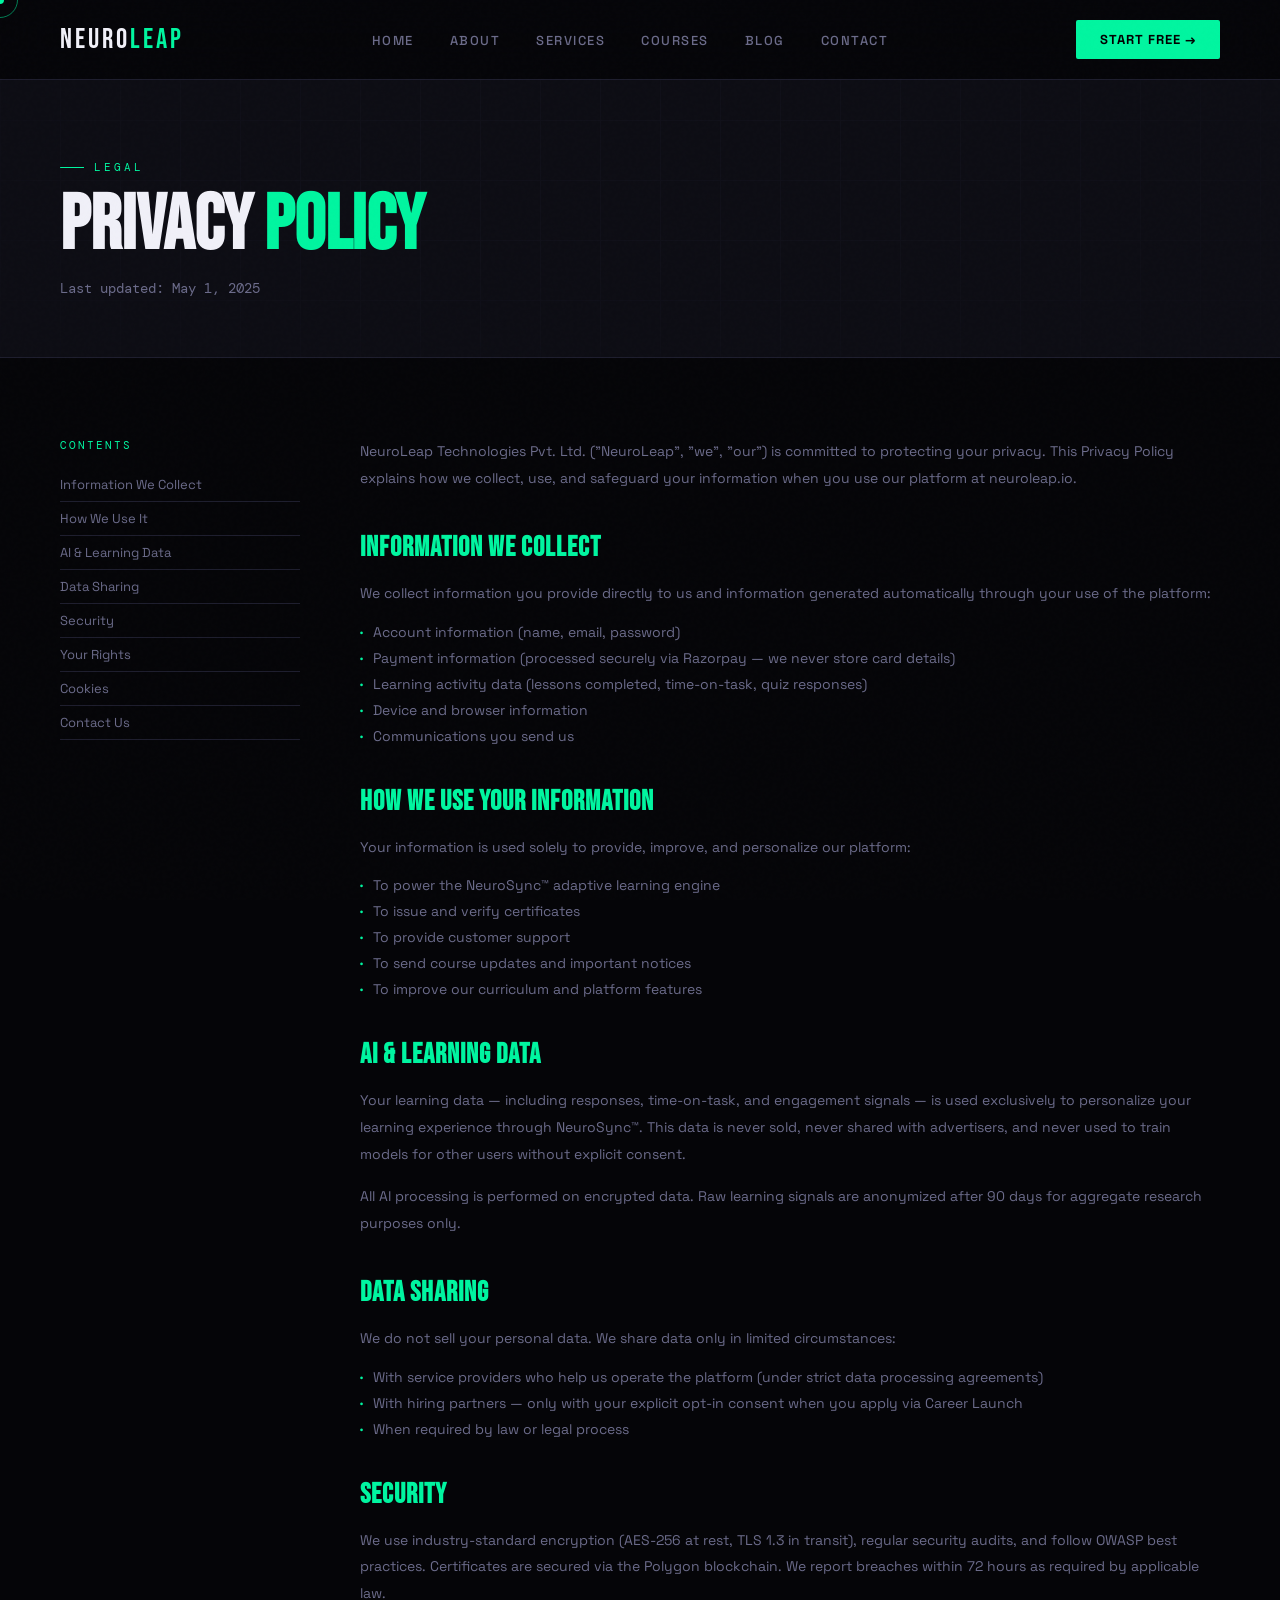
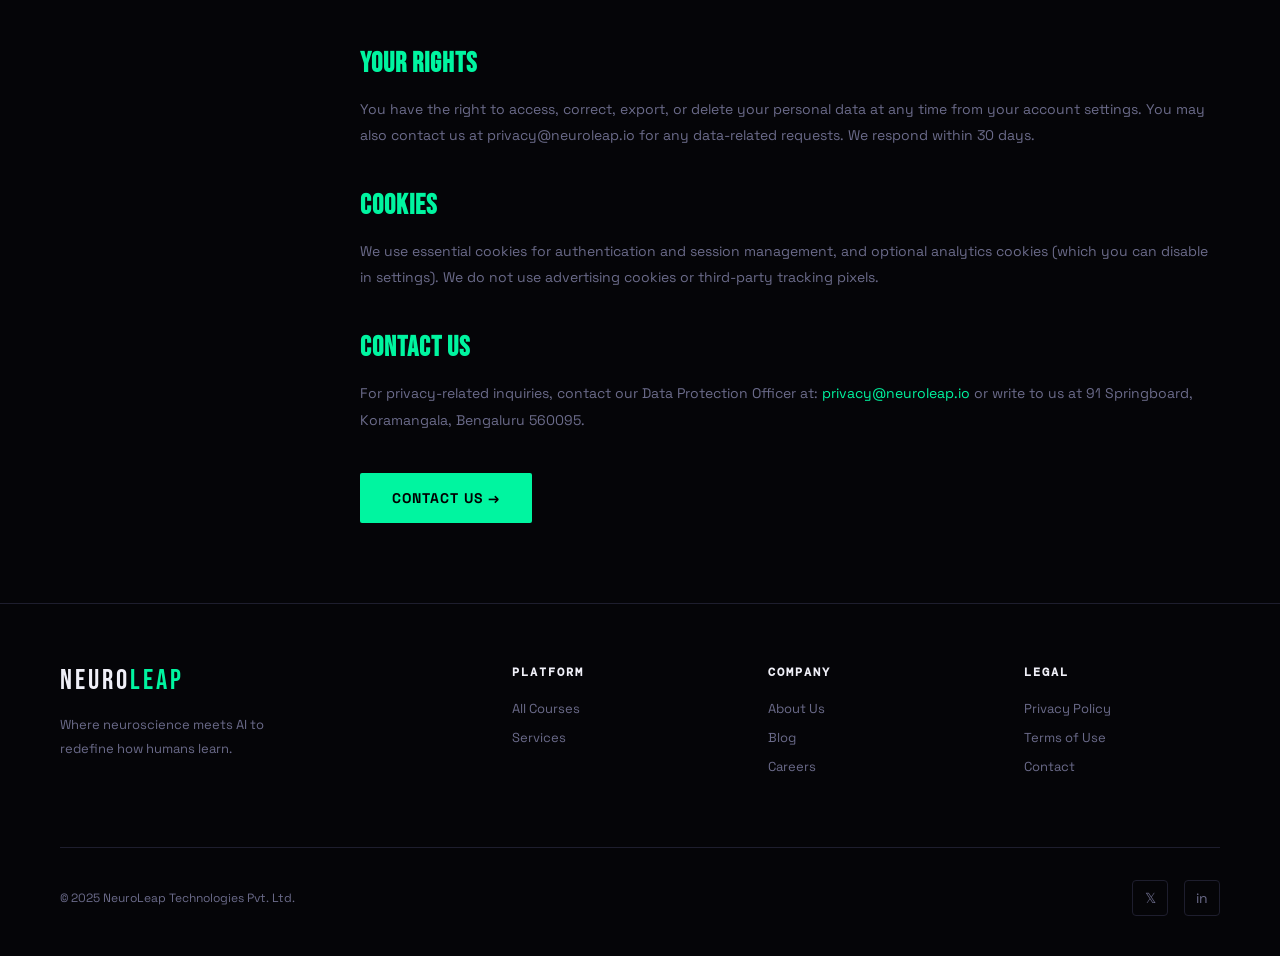
<file: privacy.html>
<!DOCTYPE html>
<html lang="en">
<head>
<meta charset="UTF-8"><meta name="viewport" content="width=device-width, initial-scale=1.0">
<title>Privacy Policy — NeuroLeap</title>
<link href="https://fonts.googleapis.com/css2?family=Bebas+Neue&family=Space+Grotesk:wght@300;400;500;600;700&family=DM+Mono:wght@400;500&display=swap" rel="stylesheet">
<link rel="stylesheet" href="assets/shared.css">
<style>
.legal-layout{display:grid;grid-template-columns:240px 1fr;gap:60px;padding:80px 60px}
.legal-nav{position:sticky;top:100px}
.legal-nav a{display:block;color:var(--muted);text-decoration:none;font-size:13px;padding:8px 0;border-bottom:1px solid var(--border);transition:color .2s}
.legal-nav a:hover{color:var(--accent)}
.legal-nav-title{font-family:'DM Mono',monospace;font-size:11px;color:var(--accent);letter-spacing:2px;text-transform:uppercase;margin-bottom:16px}
.legal-body h2{font-family:'Bebas Neue',sans-serif;font-size:28px;letter-spacing:1px;margin:40px 0 16px;color:var(--accent)}
.legal-body p{font-size:14px;color:var(--muted);line-height:1.9;margin-bottom:16px}
.legal-body ul{list-style:none;margin:0 0 20px;display:flex;flex-direction:column;gap:8px}
.legal-body ul li{font-size:14px;color:var(--muted);display:flex;gap:10px}
.legal-body ul li::before{content:'·';color:var(--accent);font-weight:700;flex-shrink:0}
@media(max-width:900px){.legal-layout{grid-template-columns:1fr;padding:40px 24px}.legal-nav{position:static}}
</style>
</head>
<body>
<div class="cursor-dot" id="dot"></div>
<div class="cursor-ring" id="ring"></div>
<nav>
  <a href="index.html" class="logo">NEURO<span>LEAP</span></a>
  <ul class="nav-links">
    <li><a href="index.html">Home</a></li><li><a href="about.html">About</a></li><li><a href="services.html">Services</a></li><li><a href="courses.html">Courses</a></li><li><a href="blog.html">Blog</a></li><li><a href="contact.html">Contact</a></li>
  </ul>
  <a href="contact.html" class="nav-cta">Start Free →</a>
</nav>

<div class="page-hero" style="padding-bottom:60px">
  <div class="page-hero-bg"></div>
  <div class="section-label">Legal</div>
  <h1 style="font-family:'Bebas Neue',sans-serif;font-size:clamp(48px,6vw,80px);line-height:.95;position:relative">PRIVACY <span style="color:var(--accent)">POLICY</span></h1>
  <p style="color:var(--muted);font-size:14px;margin-top:16px;font-family:'DM Mono',monospace;position:relative">Last updated: May 1, 2025</p>
</div>

<div class="legal-layout">
  <div class="legal-nav reveal">
    <div class="legal-nav-title">Contents</div>
    <a href="#info-collect">Information We Collect</a>
    <a href="#how-use">How We Use It</a>
    <a href="#ai-data">AI & Learning Data</a>
    <a href="#sharing">Data Sharing</a>
    <a href="#security">Security</a>
    <a href="#rights">Your Rights</a>
    <a href="#cookies">Cookies</a>
    <a href="#contact-p">Contact Us</a>
  </div>
  <div class="legal-body reveal">
    <p>NeuroLeap Technologies Pvt. Ltd. ("NeuroLeap", "we", "our") is committed to protecting your privacy. This Privacy Policy explains how we collect, use, and safeguard your information when you use our platform at neuroleap.io.</p>
    <h2 id="info-collect">INFORMATION WE COLLECT</h2>
    <p>We collect information you provide directly to us and information generated automatically through your use of the platform:</p>
    <ul>
      <li>Account information (name, email, password)</li>
      <li>Payment information (processed securely via Razorpay — we never store card details)</li>
      <li>Learning activity data (lessons completed, time-on-task, quiz responses)</li>
      <li>Device and browser information</li>
      <li>Communications you send us</li>
    </ul>
    <h2 id="how-use">HOW WE USE YOUR INFORMATION</h2>
    <p>Your information is used solely to provide, improve, and personalize our platform:</p>
    <ul>
      <li>To power the NeuroSync™ adaptive learning engine</li>
      <li>To issue and verify certificates</li>
      <li>To provide customer support</li>
      <li>To send course updates and important notices</li>
      <li>To improve our curriculum and platform features</li>
    </ul>
    <h2 id="ai-data">AI & LEARNING DATA</h2>
    <p>Your learning data — including responses, time-on-task, and engagement signals — is used exclusively to personalize your learning experience through NeuroSync™. This data is never sold, never shared with advertisers, and never used to train models for other users without explicit consent.</p>
    <p>All AI processing is performed on encrypted data. Raw learning signals are anonymized after 90 days for aggregate research purposes only.</p>
    <h2 id="sharing">DATA SHARING</h2>
    <p>We do not sell your personal data. We share data only in limited circumstances:</p>
    <ul>
      <li>With service providers who help us operate the platform (under strict data processing agreements)</li>
      <li>With hiring partners — only with your explicit opt-in consent when you apply via Career Launch</li>
      <li>When required by law or legal process</li>
    </ul>
    <h2 id="security">SECURITY</h2>
    <p>We use industry-standard encryption (AES-256 at rest, TLS 1.3 in transit), regular security audits, and follow OWASP best practices. Certificates are secured via the Polygon blockchain. We report breaches within 72 hours as required by applicable law.</p>
    <h2 id="rights">YOUR RIGHTS</h2>
    <p>You have the right to access, correct, export, or delete your personal data at any time from your account settings. You may also contact us at privacy@neuroleap.io for any data-related requests. We respond within 30 days.</p>
    <h2 id="cookies">COOKIES</h2>
    <p>We use essential cookies for authentication and session management, and optional analytics cookies (which you can disable in settings). We do not use advertising cookies or third-party tracking pixels.</p>
    <h2 id="contact-p">CONTACT US</h2>
    <p>For privacy-related inquiries, contact our Data Protection Officer at: <span style="color:var(--accent)">privacy@neuroleap.io</span> or write to us at 91 Springboard, Koramangala, Bengaluru 560095.</p>
    <div style="margin-top:40px"><a href="contact.html" class="btn-primary">Contact Us →</a></div>
  </div>
</div>

<footer>
  <div class="footer-top">
    <div class="footer-brand"><a href="index.html" class="logo">NEURO<span>LEAP</span></a><p>Where neuroscience meets AI to redefine how humans learn.</p></div>
    <div class="footer-col"><h4>Platform</h4><a href="courses.html">All Courses</a><a href="services.html">Services</a></div>
    <div class="footer-col"><h4>Company</h4><a href="about.html">About Us</a><a href="blog.html">Blog</a><a href="careers.html">Careers</a></div>
    <div class="footer-col"><h4>Legal</h4><a href="privacy.html">Privacy Policy</a><a href="terms.html">Terms of Use</a><a href="contact.html">Contact</a></div>
  </div>
  <div class="footer-bottom"><p>© 2025 NeuroLeap Technologies Pvt. Ltd.</p><div class="footer-socials"><a href="#" class="social-link">𝕏</a><a href="#" class="social-link">in</a></div></div>
</footer>
<script src="assets/shared.js"></script>
</body>
</html>
</file>
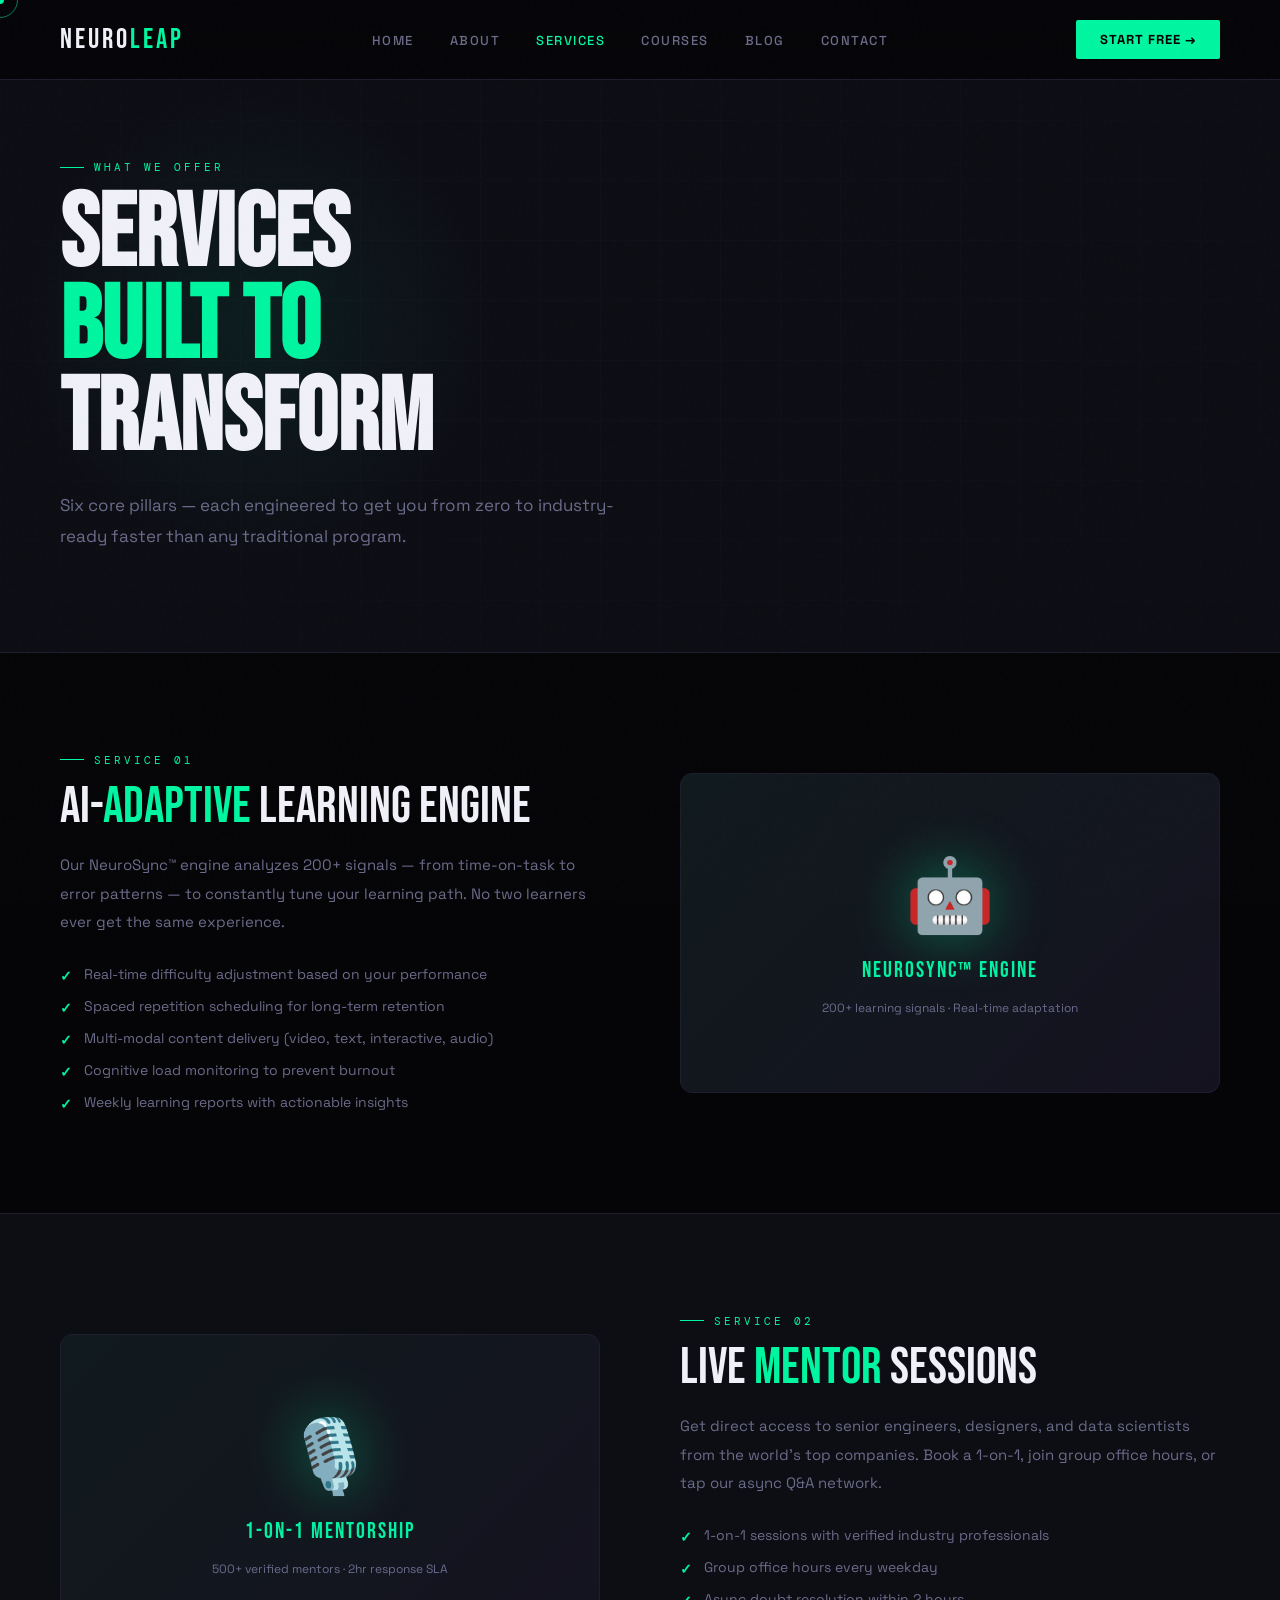
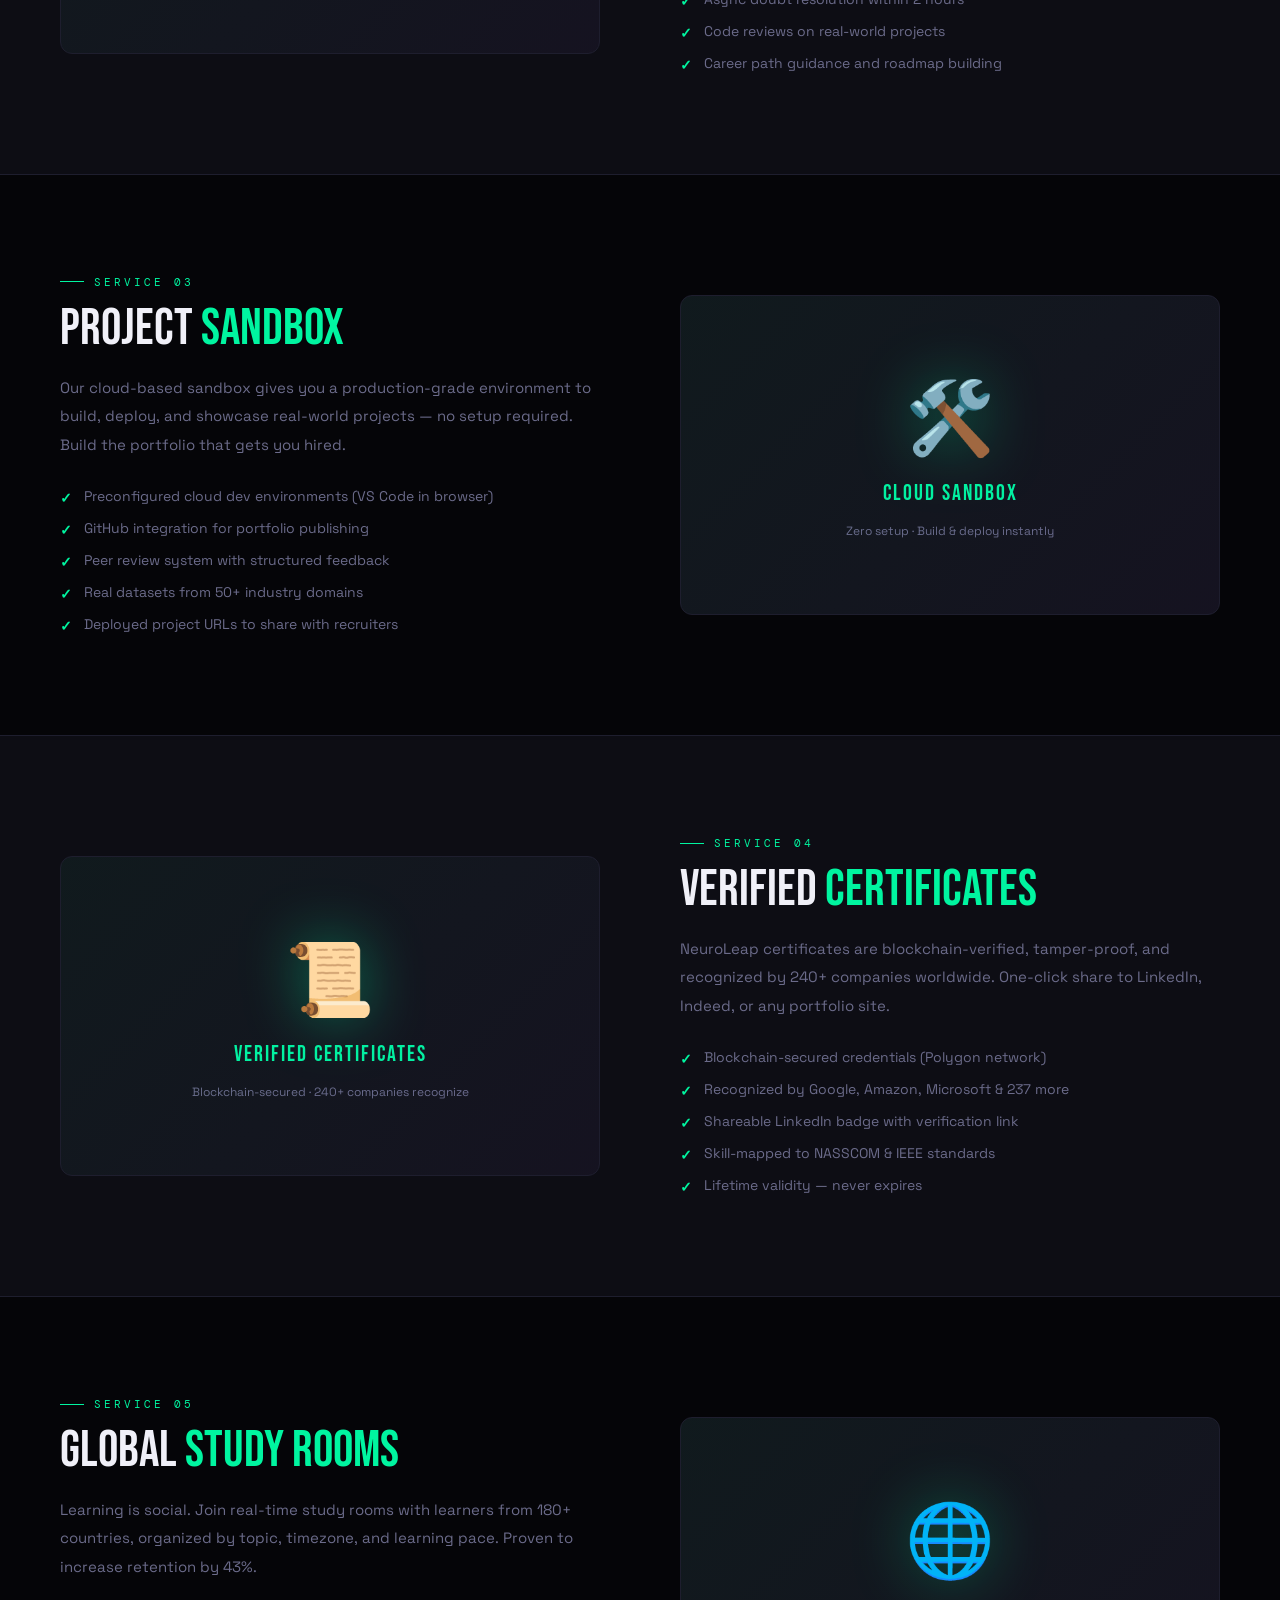
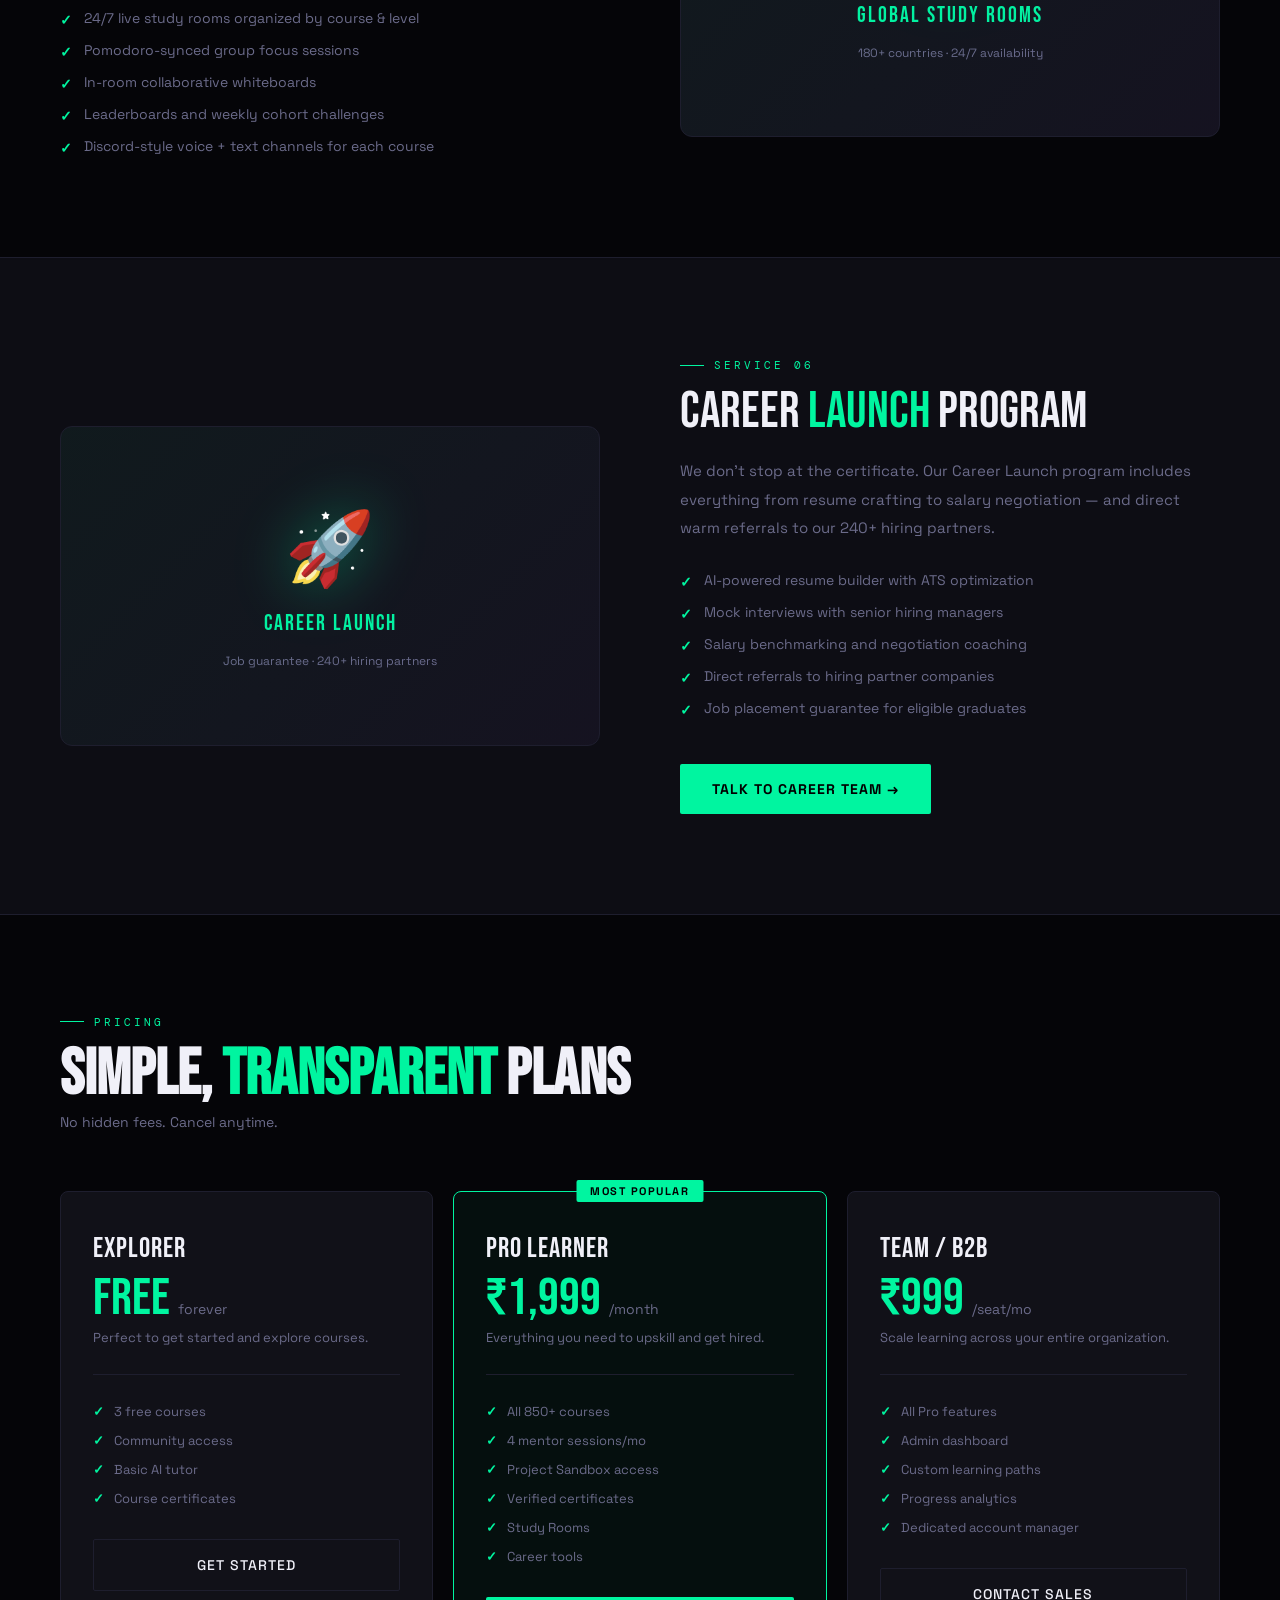
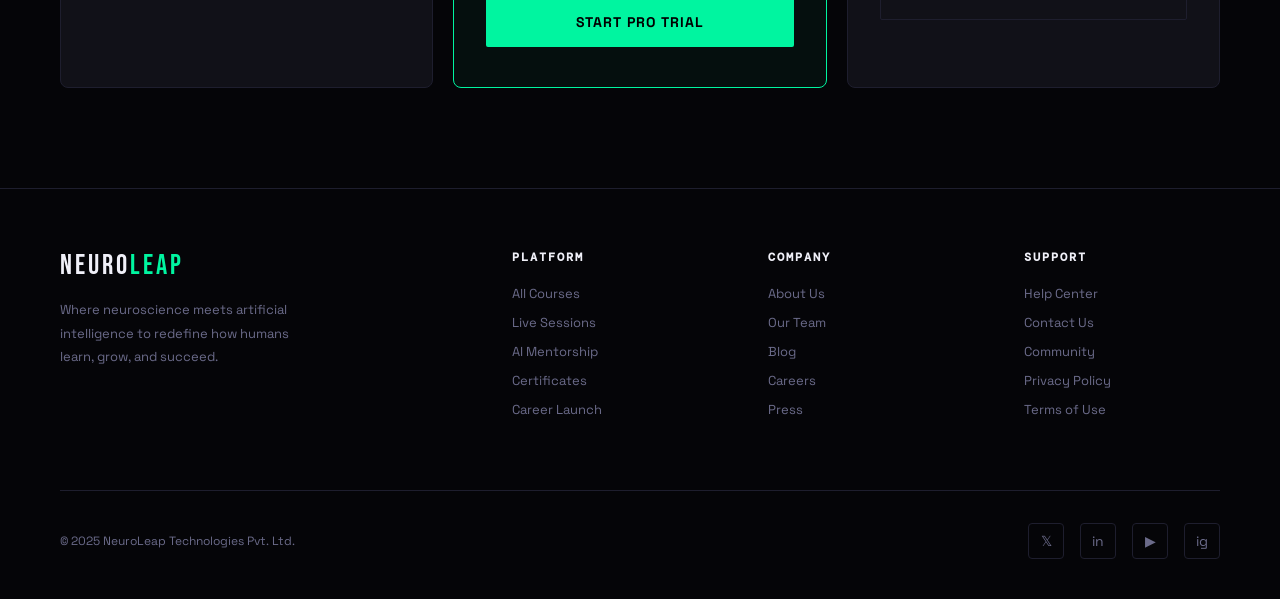
<file: services.html>
<!DOCTYPE html>
<html lang="en">
<head>
<meta charset="UTF-8"><meta name="viewport" content="width=device-width, initial-scale=1.0">
<title>Services — NeuroLeap</title>
<link href="https://fonts.googleapis.com/css2?family=Bebas+Neue&family=Space+Grotesk:wght@300;400;500;600;700&family=DM+Mono:wght@400;500&display=swap" rel="stylesheet">
<link rel="stylesheet" href="assets/shared.css">
<style>
.service-full{padding:100px 60px;border-bottom:1px solid var(--border)}
.service-full:nth-child(even){background:var(--surface)}
.service-inner{display:grid;grid-template-columns:1fr 1fr;gap:80px;align-items:center;max-width:1200px;margin:0 auto}
.service-inner.reverse{direction:rtl}
.service-inner.reverse>*{direction:ltr}
.service-icon-big{font-size:80px;margin-bottom:24px;display:block;filter:drop-shadow(0 0 24px rgba(0,245,160,.3))}
.service-main-title{font-family:'Bebas Neue',sans-serif;font-size:clamp(40px,4vw,60px);line-height:.95;margin-bottom:20px}
.service-main-title em{color:var(--accent);font-style:normal}
.service-main-desc{color:var(--muted);font-size:15px;line-height:1.9;margin-bottom:28px}
.feature-list{list-style:none;display:flex;flex-direction:column;gap:12px}
.feature-list li{display:flex;align-items:flex-start;gap:12px;font-size:14px;color:var(--muted)}
.feature-list li::before{content:'✓';color:var(--accent);font-weight:700;font-family:'DM Mono',monospace;flex-shrink:0;margin-top:2px}
.visual-box{background:var(--card);border:1px solid var(--border);border-radius:12px;padding:48px;display:flex;align-items:center;justify-content:center;flex-direction:column;gap:16px;min-height:320px;position:relative;overflow:hidden}
.visual-box::before{content:'';position:absolute;inset:0;background:linear-gradient(135deg,rgba(0,245,160,.04),rgba(124,58,237,.04))}
.visual-big{font-size:72px;filter:drop-shadow(0 0 30px rgba(0,245,160,.4));animation:float2 3s ease-in-out infinite}
@keyframes float2{0%,100%{transform:translateY(0) scale(1)}50%{transform:translateY(-10px) scale(1.05)}}
.visual-label{font-family:'Bebas Neue',sans-serif;font-size:22px;letter-spacing:2px;color:var(--accent)}
.visual-sub{font-size:12px;color:var(--muted);text-align:center}
.plans-grid{display:grid;grid-template-columns:repeat(3,1fr);gap:20px;margin-top:60px}
.plan{background:var(--card);border:1px solid var(--border);padding:40px 32px;border-radius:8px;position:relative;transition:all .3s}
.plan.featured{border-color:var(--accent);background:rgba(0,245,160,.04)}
.plan-badge{position:absolute;top:-12px;left:50%;transform:translateX(-50%);background:var(--accent);color:#000;font-size:11px;font-weight:700;letter-spacing:1.5px;padding:4px 14px;border-radius:2px;text-transform:uppercase;white-space:nowrap}
.plan-name{font-family:'Bebas Neue',sans-serif;font-size:28px;letter-spacing:1px;margin-bottom:8px}
.plan-price{font-family:'Bebas Neue',sans-serif;font-size:52px;color:var(--accent);line-height:1;margin-bottom:4px}
.plan-price span{font-family:'Space Grotesk',sans-serif;font-size:14px;color:var(--muted);font-weight:400}
.plan-desc{font-size:13px;color:var(--muted);margin-bottom:28px;padding-bottom:28px;border-bottom:1px solid var(--border)}
.plan-features{list-style:none;display:flex;flex-direction:column;gap:12px;margin-bottom:32px}
.plan-features li{font-size:13px;color:var(--muted);display:flex;gap:10px}
.plan-features li::before{content:'✓';color:var(--accent);font-weight:700}
@media(max-width:900px){.service-inner,.service-inner.reverse{grid-template-columns:1fr;direction:ltr}.plans-grid{grid-template-columns:1fr}}
</style>
</head>
<body>
<div class="cursor-dot" id="dot"></div>
<div class="cursor-ring" id="ring"></div>
<nav>
  <a href="index.html" class="logo">NEURO<span>LEAP</span></a>
  <ul class="nav-links">
    <li><a href="index.html">Home</a></li><li><a href="about.html">About</a></li>
    <li><a href="services.html" class="active">Services</a></li>
    <li><a href="courses.html">Courses</a></li><li><a href="blog.html">Blog</a></li><li><a href="contact.html">Contact</a></li>
  </ul>
  <a href="contact.html" class="nav-cta">Start Free →</a>
</nav>

<div class="page-hero">
  <div class="page-hero-bg"></div><div class="page-hero-glow"></div>
  <div class="section-label">What We Offer</div>
  <h1 style="font-family:'Bebas Neue',sans-serif;font-size:clamp(64px,8vw,110px);line-height:.9;position:relative">SERVICES<br><span style="color:var(--accent)">BUILT TO</span><br>TRANSFORM</h1>
  <p style="color:var(--muted);font-size:17px;max-width:560px;line-height:1.8;margin-top:24px;position:relative">Six core pillars — each engineered to get you from zero to industry-ready faster than any traditional program.</p>
</div>

<div id="adaptive" class="service-full">
  <div class="service-inner reveal">
    <div>
      <div class="section-label">Service 01</div>
      <div class="service-main-title">AI-<em>ADAPTIVE</em> LEARNING ENGINE</div>
      <p class="service-main-desc">Our NeuroSync™ engine analyzes 200+ signals — from time-on-task to error patterns — to constantly tune your learning path. No two learners ever get the same experience.</p>
      <ul class="feature-list">
        <li>Real-time difficulty adjustment based on your performance</li>
        <li>Spaced repetition scheduling for long-term retention</li>
        <li>Multi-modal content delivery (video, text, interactive, audio)</li>
        <li>Cognitive load monitoring to prevent burnout</li>
        <li>Weekly learning reports with actionable insights</li>
      </ul>
    </div>
    <div class="visual-box"><div class="visual-big">🤖</div><div class="visual-label">NEUROSYNC™ ENGINE</div><div class="visual-sub">200+ learning signals · Real-time adaptation</div></div>
  </div>
</div>

<div id="mentorship" class="service-full">
  <div class="service-inner reverse reveal">
    <div>
      <div class="section-label">Service 02</div>
      <div class="service-main-title">LIVE <em>MENTOR</em> SESSIONS</div>
      <p class="service-main-desc">Get direct access to senior engineers, designers, and data scientists from the world's top companies. Book a 1-on-1, join group office hours, or tap our async Q&A network.</p>
      <ul class="feature-list">
        <li>1-on-1 sessions with verified industry professionals</li>
        <li>Group office hours every weekday</li>
        <li>Async doubt resolution within 2 hours</li>
        <li>Code reviews on real-world projects</li>
        <li>Career path guidance and roadmap building</li>
      </ul>
    </div>
    <div class="visual-box"><div class="visual-big">🎙️</div><div class="visual-label">1-ON-1 MENTORSHIP</div><div class="visual-sub">500+ verified mentors · 2hr response SLA</div></div>
  </div>
</div>

<div id="sandbox" class="service-full">
  <div class="service-inner reveal">
    <div>
      <div class="section-label">Service 03</div>
      <div class="service-main-title">PROJECT <em>SANDBOX</em></div>
      <p class="service-main-desc">Our cloud-based sandbox gives you a production-grade environment to build, deploy, and showcase real-world projects — no setup required. Build the portfolio that gets you hired.</p>
      <ul class="feature-list">
        <li>Preconfigured cloud dev environments (VS Code in browser)</li>
        <li>GitHub integration for portfolio publishing</li>
        <li>Peer review system with structured feedback</li>
        <li>Real datasets from 50+ industry domains</li>
        <li>Deployed project URLs to share with recruiters</li>
      </ul>
    </div>
    <div class="visual-box"><div class="visual-big">🛠️</div><div class="visual-label">CLOUD SANDBOX</div><div class="visual-sub">Zero setup · Build & deploy instantly</div></div>
  </div>
</div>

<div id="certificates" class="service-full">
  <div class="service-inner reverse reveal">
    <div>
      <div class="section-label">Service 04</div>
      <div class="service-main-title">VERIFIED <em>CERTIFICATES</em></div>
      <p class="service-main-desc">NeuroLeap certificates are blockchain-verified, tamper-proof, and recognized by 240+ companies worldwide. One-click share to LinkedIn, Indeed, or any portfolio site.</p>
      <ul class="feature-list">
        <li>Blockchain-secured credentials (Polygon network)</li>
        <li>Recognized by Google, Amazon, Microsoft & 237 more</li>
        <li>Shareable LinkedIn badge with verification link</li>
        <li>Skill-mapped to NASSCOM & IEEE standards</li>
        <li>Lifetime validity — never expires</li>
      </ul>
    </div>
    <div class="visual-box"><div class="visual-big">📜</div><div class="visual-label">VERIFIED CERTIFICATES</div><div class="visual-sub">Blockchain-secured · 240+ companies recognize</div></div>
  </div>
</div>

<div id="studyrooms" class="service-full">
  <div class="service-inner reveal">
    <div>
      <div class="section-label">Service 05</div>
      <div class="service-main-title">GLOBAL <em>STUDY ROOMS</em></div>
      <p class="service-main-desc">Learning is social. Join real-time study rooms with learners from 180+ countries, organized by topic, timezone, and learning pace. Proven to increase retention by 43%.</p>
      <ul class="feature-list">
        <li>24/7 live study rooms organized by course & level</li>
        <li>Pomodoro-synced group focus sessions</li>
        <li>In-room collaborative whiteboards</li>
        <li>Leaderboards and weekly cohort challenges</li>
        <li>Discord-style voice + text channels for each course</li>
      </ul>
    </div>
    <div class="visual-box"><div class="visual-big">🌐</div><div class="visual-label">GLOBAL STUDY ROOMS</div><div class="visual-sub">180+ countries · 24/7 availability</div></div>
  </div>
</div>

<div id="career" class="service-full">
  <div class="service-inner reverse reveal">
    <div>
      <div class="section-label">Service 06</div>
      <div class="service-main-title">CAREER <em>LAUNCH</em> PROGRAM</div>
      <p class="service-main-desc">We don't stop at the certificate. Our Career Launch program includes everything from resume crafting to salary negotiation — and direct warm referrals to our 240+ hiring partners.</p>
      <ul class="feature-list">
        <li>AI-powered resume builder with ATS optimization</li>
        <li>Mock interviews with senior hiring managers</li>
        <li>Salary benchmarking and negotiation coaching</li>
        <li>Direct referrals to hiring partner companies</li>
        <li>Job placement guarantee for eligible graduates</li>
      </ul>
      <br><a href="contact.html" class="btn-primary" style="margin-top:24px">Talk to Career Team →</a>
    </div>
    <div class="visual-box"><div class="visual-big">🚀</div><div class="visual-label">CAREER LAUNCH</div><div class="visual-sub">Job guarantee · 240+ hiring partners</div></div>
  </div>
</div>

<section style="background:var(--bg)">
  <div class="section-label">Pricing</div>
  <h2 style="font-family:'Bebas Neue',sans-serif;font-size:clamp(48px,5vw,72px);line-height:.95;margin-bottom:8px">SIMPLE, <span style="color:var(--accent)">TRANSPARENT</span> PLANS</h2>
  <p style="color:var(--muted);font-size:14px">No hidden fees. Cancel anytime.</p>
  <div class="plans-grid reveal">
    <div class="plan"><div class="plan-name">Explorer</div><div class="plan-price">Free <span>forever</span></div><div class="plan-desc">Perfect to get started and explore courses.</div><ul class="plan-features"><li>3 free courses</li><li>Community access</li><li>Basic AI tutor</li><li>Course certificates</li></ul><a href="contact.html" class="btn-ghost" style="display:block;text-align:center">Get Started</a></div>
    <div class="plan featured"><div class="plan-badge">Most Popular</div><div class="plan-name">Pro Learner</div><div class="plan-price">₹1,999 <span>/month</span></div><div class="plan-desc">Everything you need to upskill and get hired.</div><ul class="plan-features"><li>All 850+ courses</li><li>4 mentor sessions/mo</li><li>Project Sandbox access</li><li>Verified certificates</li><li>Study Rooms</li><li>Career tools</li></ul><a href="contact.html" class="btn-primary" style="display:block;text-align:center">Start Pro Trial</a></div>
    <div class="plan"><div class="plan-name">Team / B2B</div><div class="plan-price">₹999 <span>/seat/mo</span></div><div class="plan-desc">Scale learning across your entire organization.</div><ul class="plan-features"><li>All Pro features</li><li>Admin dashboard</li><li>Custom learning paths</li><li>Progress analytics</li><li>Dedicated account manager</li></ul><a href="contact.html" class="btn-ghost" style="display:block;text-align:center">Contact Sales</a></div>
  </div>
</section>

<footer>
  <div class="footer-top">
    <div class="footer-brand"><a href="index.html" class="logo">NEURO<span>LEAP</span></a><p>Where neuroscience meets artificial intelligence to redefine how humans learn, grow, and succeed.</p></div>
    <div class="footer-col"><h4>Platform</h4><a href="courses.html">All Courses</a><a href="services.html#mentorship">Live Sessions</a><a href="services.html#adaptive">AI Mentorship</a><a href="services.html#certificates">Certificates</a><a href="services.html#career">Career Launch</a></div>
    <div class="footer-col"><h4>Company</h4><a href="about.html">About Us</a><a href="about.html#team">Our Team</a><a href="blog.html">Blog</a><a href="careers.html">Careers</a><a href="about.html#press">Press</a></div>
    <div class="footer-col"><h4>Support</h4><a href="contact.html">Help Center</a><a href="contact.html">Contact Us</a><a href="about.html#community">Community</a><a href="privacy.html">Privacy Policy</a><a href="terms.html">Terms of Use</a></div>
  </div>
  <div class="footer-bottom"><p>© 2025 NeuroLeap Technologies Pvt. Ltd.</p><div class="footer-socials"><a href="#" class="social-link">𝕏</a><a href="#" class="social-link">in</a><a href="#" class="social-link">▶</a><a href="#" class="social-link">ig</a></div></div>
</footer>
<script src="assets/shared.js"></script>
</body>
</html>
</file>
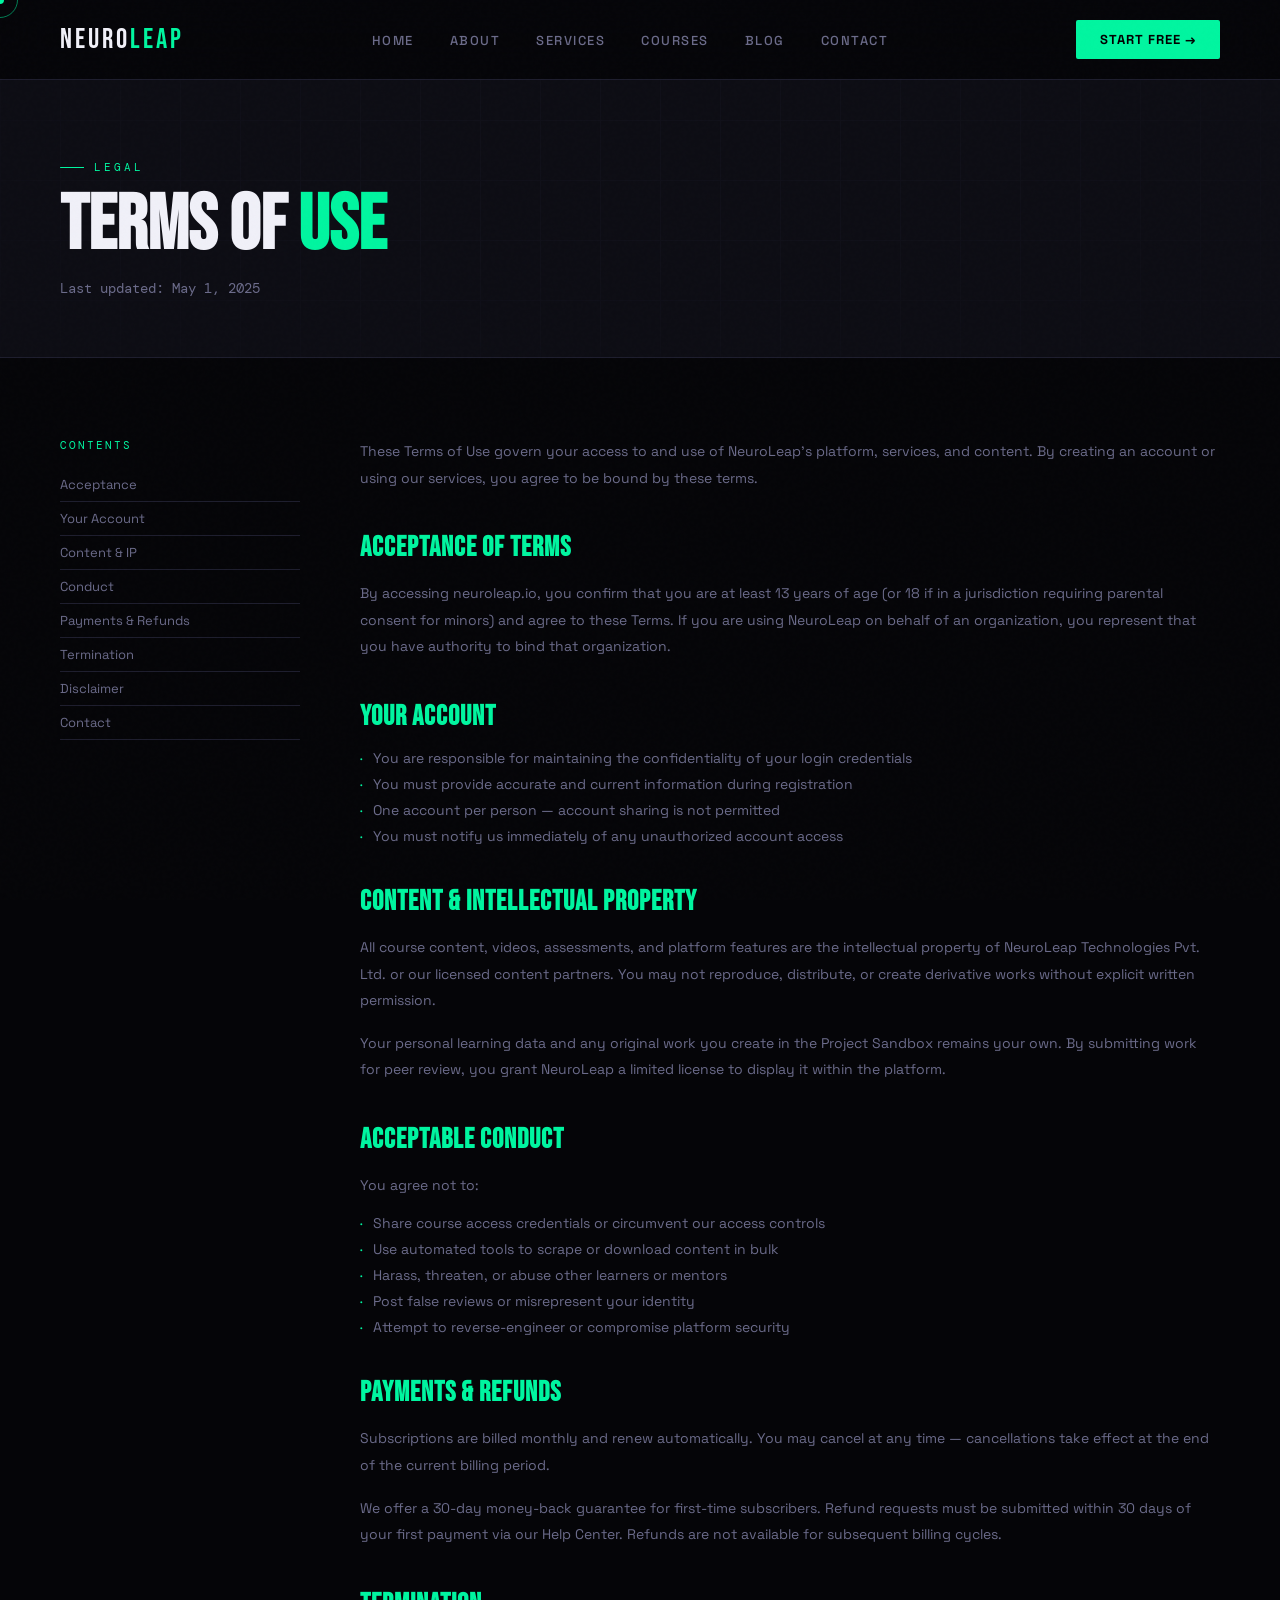
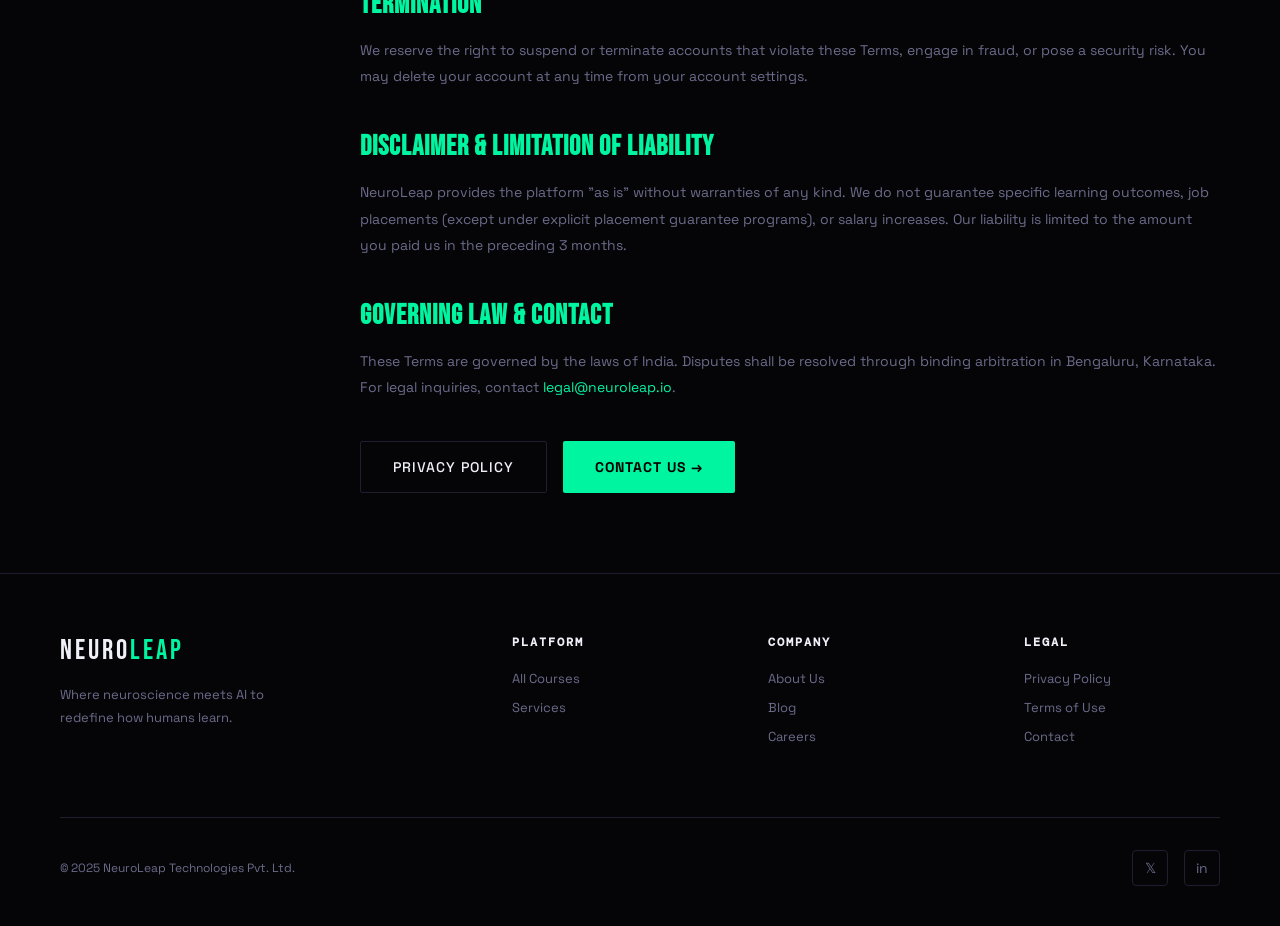
<file: terms.html>
<!DOCTYPE html>
<html lang="en">
<head>
<meta charset="UTF-8"><meta name="viewport" content="width=device-width, initial-scale=1.0">
<title>Terms of Use — NeuroLeap</title>
<link href="https://fonts.googleapis.com/css2?family=Bebas+Neue&family=Space+Grotesk:wght@300;400;500;600;700&family=DM+Mono:wght@400;500&display=swap" rel="stylesheet">
<link rel="stylesheet" href="assets/shared.css">
<style>
.legal-layout{display:grid;grid-template-columns:240px 1fr;gap:60px;padding:80px 60px}
.legal-nav{position:sticky;top:100px}
.legal-nav a{display:block;color:var(--muted);text-decoration:none;font-size:13px;padding:8px 0;border-bottom:1px solid var(--border);transition:color .2s}
.legal-nav a:hover{color:var(--accent)}
.legal-nav-title{font-family:'DM Mono',monospace;font-size:11px;color:var(--accent);letter-spacing:2px;text-transform:uppercase;margin-bottom:16px}
.legal-body h2{font-family:'Bebas Neue',sans-serif;font-size:28px;letter-spacing:1px;margin:40px 0 16px;color:var(--accent)}
.legal-body p{font-size:14px;color:var(--muted);line-height:1.9;margin-bottom:16px}
.legal-body ul{list-style:none;margin:0 0 20px;display:flex;flex-direction:column;gap:8px}
.legal-body ul li{font-size:14px;color:var(--muted);display:flex;gap:10px}
.legal-body ul li::before{content:'·';color:var(--accent);flex-shrink:0}
@media(max-width:900px){.legal-layout{grid-template-columns:1fr;padding:40px 24px}.legal-nav{position:static}}
</style>
</head>
<body>
<div class="cursor-dot" id="dot"></div>
<div class="cursor-ring" id="ring"></div>
<nav>
  <a href="index.html" class="logo">NEURO<span>LEAP</span></a>
  <ul class="nav-links">
    <li><a href="index.html">Home</a></li><li><a href="about.html">About</a></li><li><a href="services.html">Services</a></li><li><a href="courses.html">Courses</a></li><li><a href="blog.html">Blog</a></li><li><a href="contact.html">Contact</a></li>
  </ul>
  <a href="contact.html" class="nav-cta">Start Free →</a>
</nav>

<div class="page-hero" style="padding-bottom:60px">
  <div class="page-hero-bg"></div>
  <div class="section-label">Legal</div>
  <h1 style="font-family:'Bebas Neue',sans-serif;font-size:clamp(48px,6vw,80px);line-height:.95;position:relative">TERMS OF <span style="color:var(--accent)">USE</span></h1>
  <p style="color:var(--muted);font-size:14px;margin-top:16px;font-family:'DM Mono',monospace;position:relative">Last updated: May 1, 2025</p>
</div>

<div class="legal-layout">
  <div class="legal-nav reveal">
    <div class="legal-nav-title">Contents</div>
    <a href="#acceptance">Acceptance</a>
    <a href="#account">Your Account</a>
    <a href="#content">Content & IP</a>
    <a href="#conduct">Conduct</a>
    <a href="#payments">Payments & Refunds</a>
    <a href="#termination">Termination</a>
    <a href="#disclaimer">Disclaimer</a>
    <a href="#contact-t">Contact</a>
  </div>
  <div class="legal-body reveal">
    <p>These Terms of Use govern your access to and use of NeuroLeap's platform, services, and content. By creating an account or using our services, you agree to be bound by these terms.</p>
    <h2 id="acceptance">ACCEPTANCE OF TERMS</h2>
    <p>By accessing neuroleap.io, you confirm that you are at least 13 years of age (or 18 if in a jurisdiction requiring parental consent for minors) and agree to these Terms. If you are using NeuroLeap on behalf of an organization, you represent that you have authority to bind that organization.</p>
    <h2 id="account">YOUR ACCOUNT</h2>
    <ul>
      <li>You are responsible for maintaining the confidentiality of your login credentials</li>
      <li>You must provide accurate and current information during registration</li>
      <li>One account per person — account sharing is not permitted</li>
      <li>You must notify us immediately of any unauthorized account access</li>
    </ul>
    <h2 id="content">CONTENT & INTELLECTUAL PROPERTY</h2>
    <p>All course content, videos, assessments, and platform features are the intellectual property of NeuroLeap Technologies Pvt. Ltd. or our licensed content partners. You may not reproduce, distribute, or create derivative works without explicit written permission.</p>
    <p>Your personal learning data and any original work you create in the Project Sandbox remains your own. By submitting work for peer review, you grant NeuroLeap a limited license to display it within the platform.</p>
    <h2 id="conduct">ACCEPTABLE CONDUCT</h2>
    <p>You agree not to:</p>
    <ul>
      <li>Share course access credentials or circumvent our access controls</li>
      <li>Use automated tools to scrape or download content in bulk</li>
      <li>Harass, threaten, or abuse other learners or mentors</li>
      <li>Post false reviews or misrepresent your identity</li>
      <li>Attempt to reverse-engineer or compromise platform security</li>
    </ul>
    <h2 id="payments">PAYMENTS & REFUNDS</h2>
    <p>Subscriptions are billed monthly and renew automatically. You may cancel at any time — cancellations take effect at the end of the current billing period.</p>
    <p>We offer a 30-day money-back guarantee for first-time subscribers. Refund requests must be submitted within 30 days of your first payment via our Help Center. Refunds are not available for subsequent billing cycles.</p>
    <h2 id="termination">TERMINATION</h2>
    <p>We reserve the right to suspend or terminate accounts that violate these Terms, engage in fraud, or pose a security risk. You may delete your account at any time from your account settings.</p>
    <h2 id="disclaimer">DISCLAIMER & LIMITATION OF LIABILITY</h2>
    <p>NeuroLeap provides the platform "as is" without warranties of any kind. We do not guarantee specific learning outcomes, job placements (except under explicit placement guarantee programs), or salary increases. Our liability is limited to the amount you paid us in the preceding 3 months.</p>
    <h2 id="contact-t">GOVERNING LAW & CONTACT</h2>
    <p>These Terms are governed by the laws of India. Disputes shall be resolved through binding arbitration in Bengaluru, Karnataka. For legal inquiries, contact <span style="color:var(--accent)">legal@neuroleap.io</span>.</p>
    <div style="margin-top:40px;display:flex;gap:16px">
      <a href="privacy.html" class="btn-ghost">Privacy Policy</a>
      <a href="contact.html" class="btn-primary">Contact Us →</a>
    </div>
  </div>
</div>

<footer>
  <div class="footer-top">
    <div class="footer-brand"><a href="index.html" class="logo">NEURO<span>LEAP</span></a><p>Where neuroscience meets AI to redefine how humans learn.</p></div>
    <div class="footer-col"><h4>Platform</h4><a href="courses.html">All Courses</a><a href="services.html">Services</a></div>
    <div class="footer-col"><h4>Company</h4><a href="about.html">About Us</a><a href="blog.html">Blog</a><a href="careers.html">Careers</a></div>
    <div class="footer-col"><h4>Legal</h4><a href="privacy.html">Privacy Policy</a><a href="terms.html">Terms of Use</a><a href="contact.html">Contact</a></div>
  </div>
  <div class="footer-bottom"><p>© 2025 NeuroLeap Technologies Pvt. Ltd.</p><div class="footer-socials"><a href="#" class="social-link">𝕏</a><a href="#" class="social-link">in</a></div></div>
</footer>
<script src="assets/shared.js"></script>
</body>
</html>
</file>
<file: assets/shared.css>
:root {
  --bg: #050508; --surface: #0d0d14; --card: #111118; --border: #1e1e2e;
  --accent: #00f5a0; --accent2: #7c3aed; --accent3: #f59e0b;
  --text: #f0f0f8; --muted: #6b6b8a; --danger: #ff4757;
}
*,*::before,*::after{margin:0;padding:0;box-sizing:border-box}
html{scroll-behavior:smooth}
body{background:var(--bg);color:var(--text);font-family:'Space Grotesk',sans-serif;overflow-x:hidden;cursor:none}
.cursor-dot{width:8px;height:8px;background:var(--accent);border-radius:50%;position:fixed;z-index:9999;pointer-events:none;transition:transform .1s;transform:translate(-50%,-50%)}
.cursor-ring{width:36px;height:36px;border:1.5px solid var(--accent);border-radius:50%;position:fixed;z-index:9998;pointer-events:none;transition:transform .18s ease,width .2s,height .2s;transform:translate(-50%,-50%);opacity:.5}
body::before{content:'';position:fixed;inset:0;background-image:url("data:image/svg+xml,%3Csvg viewBox='0 0 256 256' xmlns='http://www.w3.org/2000/svg'%3E%3Cfilter id='n'%3E%3CfeTurbulence type='fractalNoise' baseFrequency='0.9' numOctaves='4' stitchTiles='stitch'/%3E%3C/filter%3E%3Crect width='100%25' height='100%25' filter='url(%23n)' opacity='0.03'/%3E%3C/svg%3E");pointer-events:none;z-index:9997;opacity:.4}
nav{position:fixed;top:0;left:0;right:0;z-index:1000;display:flex;align-items:center;justify-content:space-between;padding:20px 60px;background:rgba(5,5,8,.85);backdrop-filter:blur(20px);border-bottom:1px solid var(--border)}
.logo{font-family:'Bebas Neue',sans-serif;font-size:28px;letter-spacing:3px;color:var(--text);text-decoration:none}
.logo span{color:var(--accent)}
.nav-links{display:flex;gap:36px;list-style:none}
.nav-links a{color:var(--muted);text-decoration:none;font-size:13px;font-weight:500;letter-spacing:1.5px;text-transform:uppercase;transition:color .2s}
.nav-links a:hover{color:var(--accent)}
.nav-links a.active{color:var(--accent)}
.nav-cta{background:var(--accent);color:#000;font-weight:700;font-size:13px;letter-spacing:1px;padding:11px 24px;border-radius:2px;text-decoration:none;text-transform:uppercase;transition:all .2s}
.nav-cta:hover{background:var(--accent3);transform:translateY(-1px)}
.page-hero{padding:160px 60px 100px;background:var(--surface);position:relative;overflow:hidden;border-bottom:1px solid var(--border)}
.page-hero-bg{position:absolute;inset:0;background-image:linear-gradient(var(--border) 1px,transparent 1px),linear-gradient(90deg,var(--border) 1px,transparent 1px);background-size:60px 60px;opacity:.2;mask-image:radial-gradient(ellipse 80% 80% at 50% 50%,black 30%,transparent 100%)}
.page-hero-glow{position:absolute;width:500px;height:500px;border-radius:50%;background:radial-gradient(circle,rgba(0,245,160,.07) 0%,transparent 70%);top:50%;left:20%;transform:translate(-50%,-50%)}
.section-label{font-family:'DM Mono',monospace;font-size:11px;color:var(--accent);letter-spacing:3px;text-transform:uppercase;margin-bottom:16px;display:flex;align-items:center;gap:10px}
.section-label::before{content:'';display:inline-block;width:24px;height:1px;background:var(--accent)}
section{padding:100px 60px}
.reveal{opacity:0;transform:translateY(30px);transition:opacity .7s ease,transform .7s ease}
.reveal.visible{opacity:1;transform:translateY(0)}
.btn-primary{background:var(--accent);color:#000;font-weight:700;font-size:14px;letter-spacing:1px;padding:16px 32px;border-radius:2px;text-decoration:none;text-transform:uppercase;transition:all .25s;display:inline-flex;align-items:center;gap:8px}
.btn-primary:hover{background:var(--accent3);transform:translateY(-2px);box-shadow:0 8px 30px rgba(0,245,160,.25)}
.btn-ghost{border:1px solid var(--border);color:var(--text);font-size:14px;font-weight:500;letter-spacing:1px;padding:16px 32px;border-radius:2px;text-decoration:none;text-transform:uppercase;transition:all .25s}
.btn-ghost:hover{border-color:var(--accent);color:var(--accent)}
footer{background:var(--bg);border-top:1px solid var(--border);padding:60px 60px 40px}
.footer-top{display:grid;grid-template-columns:2fr 1fr 1fr 1fr;gap:60px;margin-bottom:60px}
.footer-brand p{color:var(--muted);font-size:13px;line-height:1.8;margin-top:16px;max-width:260px}
.footer-col h4{font-size:12px;color:var(--text);letter-spacing:2px;text-transform:uppercase;margin-bottom:20px;font-family:'DM Mono',monospace}
.footer-col a{display:block;color:var(--muted);text-decoration:none;font-size:13px;margin-bottom:12px;transition:color .2s}
.footer-col a:hover{color:var(--accent)}
.footer-bottom{display:flex;justify-content:space-between;align-items:center;padding-top:32px;border-top:1px solid var(--border)}
.footer-bottom p{font-size:12px;color:var(--muted)}
.footer-socials{display:flex;gap:16px}
.social-link{width:36px;height:36px;border:1px solid var(--border);border-radius:4px;display:flex;align-items:center;justify-content:center;text-decoration:none;font-size:14px;transition:all .2s;color:var(--muted)}
.social-link:hover{border-color:var(--accent);background:rgba(0,245,160,.08);color:var(--accent)}
@media(max-width:900px){nav{padding:16px 24px}.nav-links{display:none}section{padding:60px 24px}.page-hero{padding:120px 24px 60px}.footer-top{grid-template-columns:1fr 1fr;gap:40px}}
</file>
